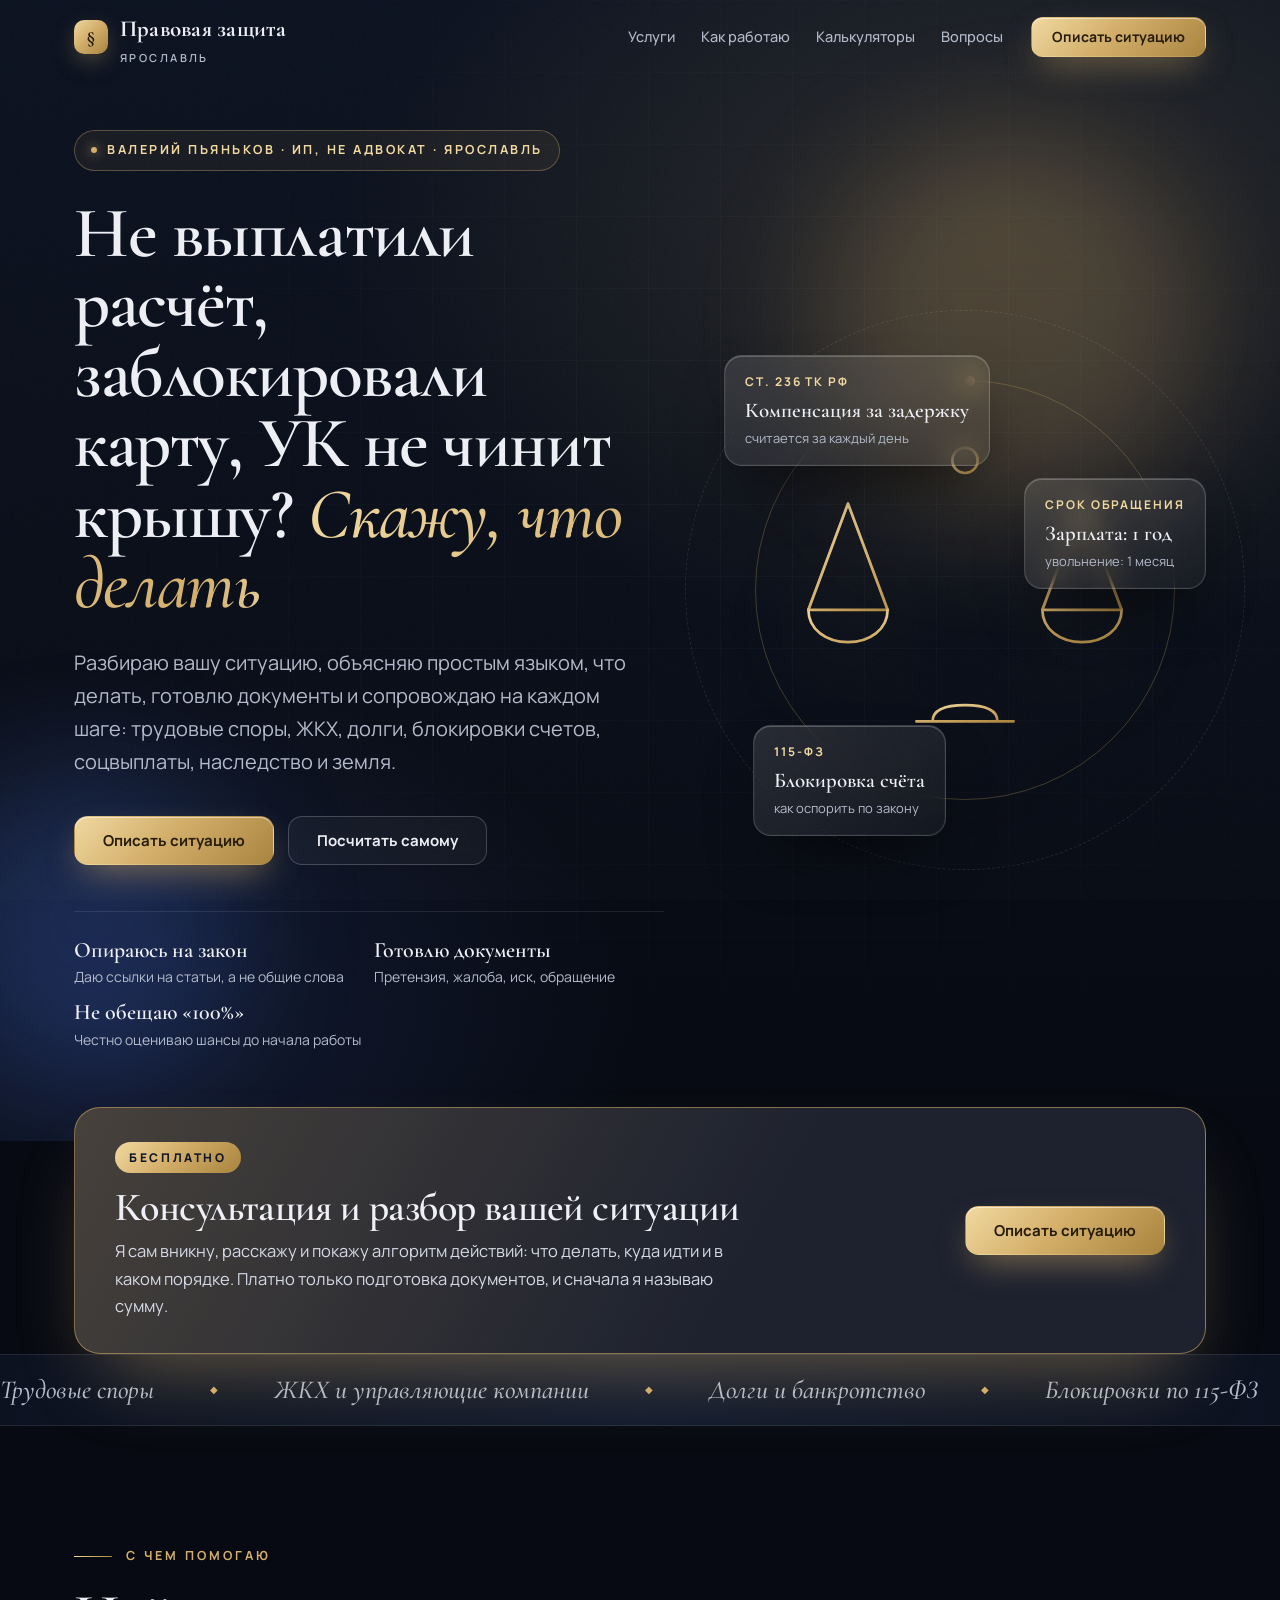
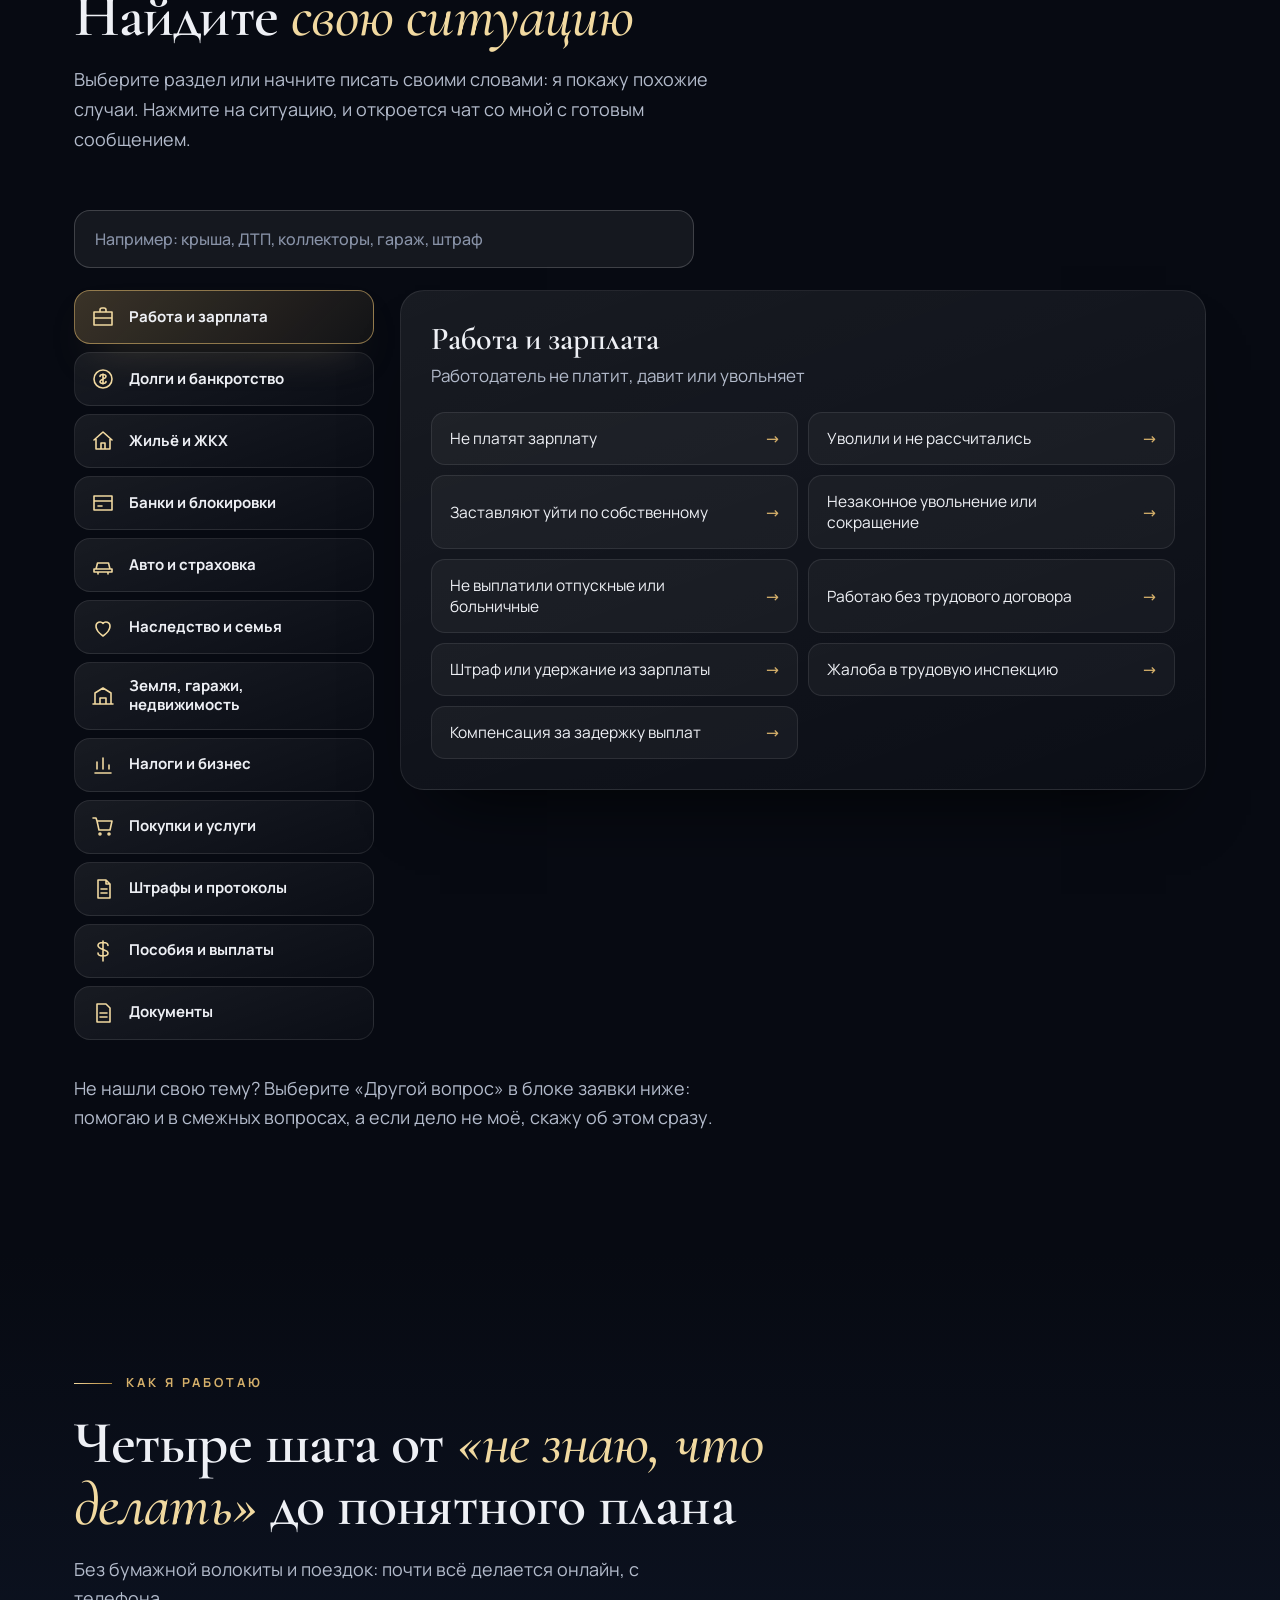
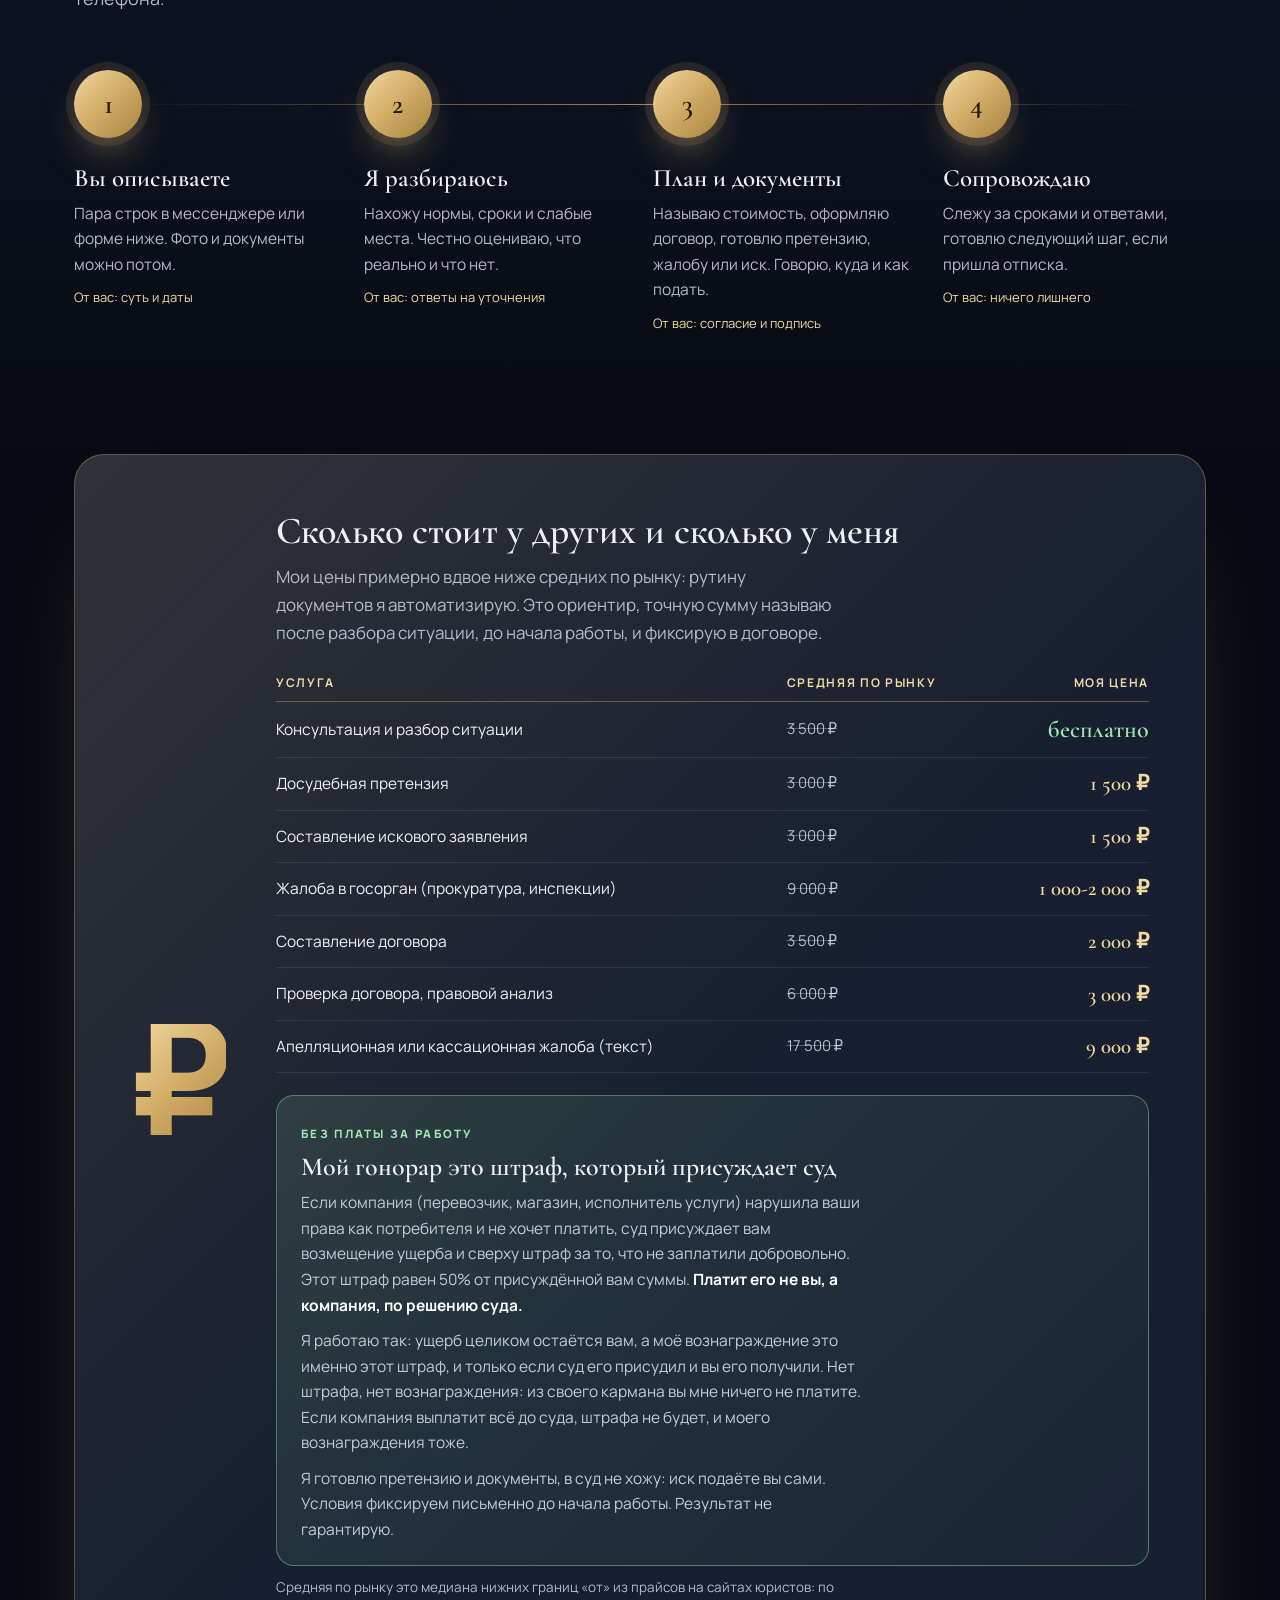
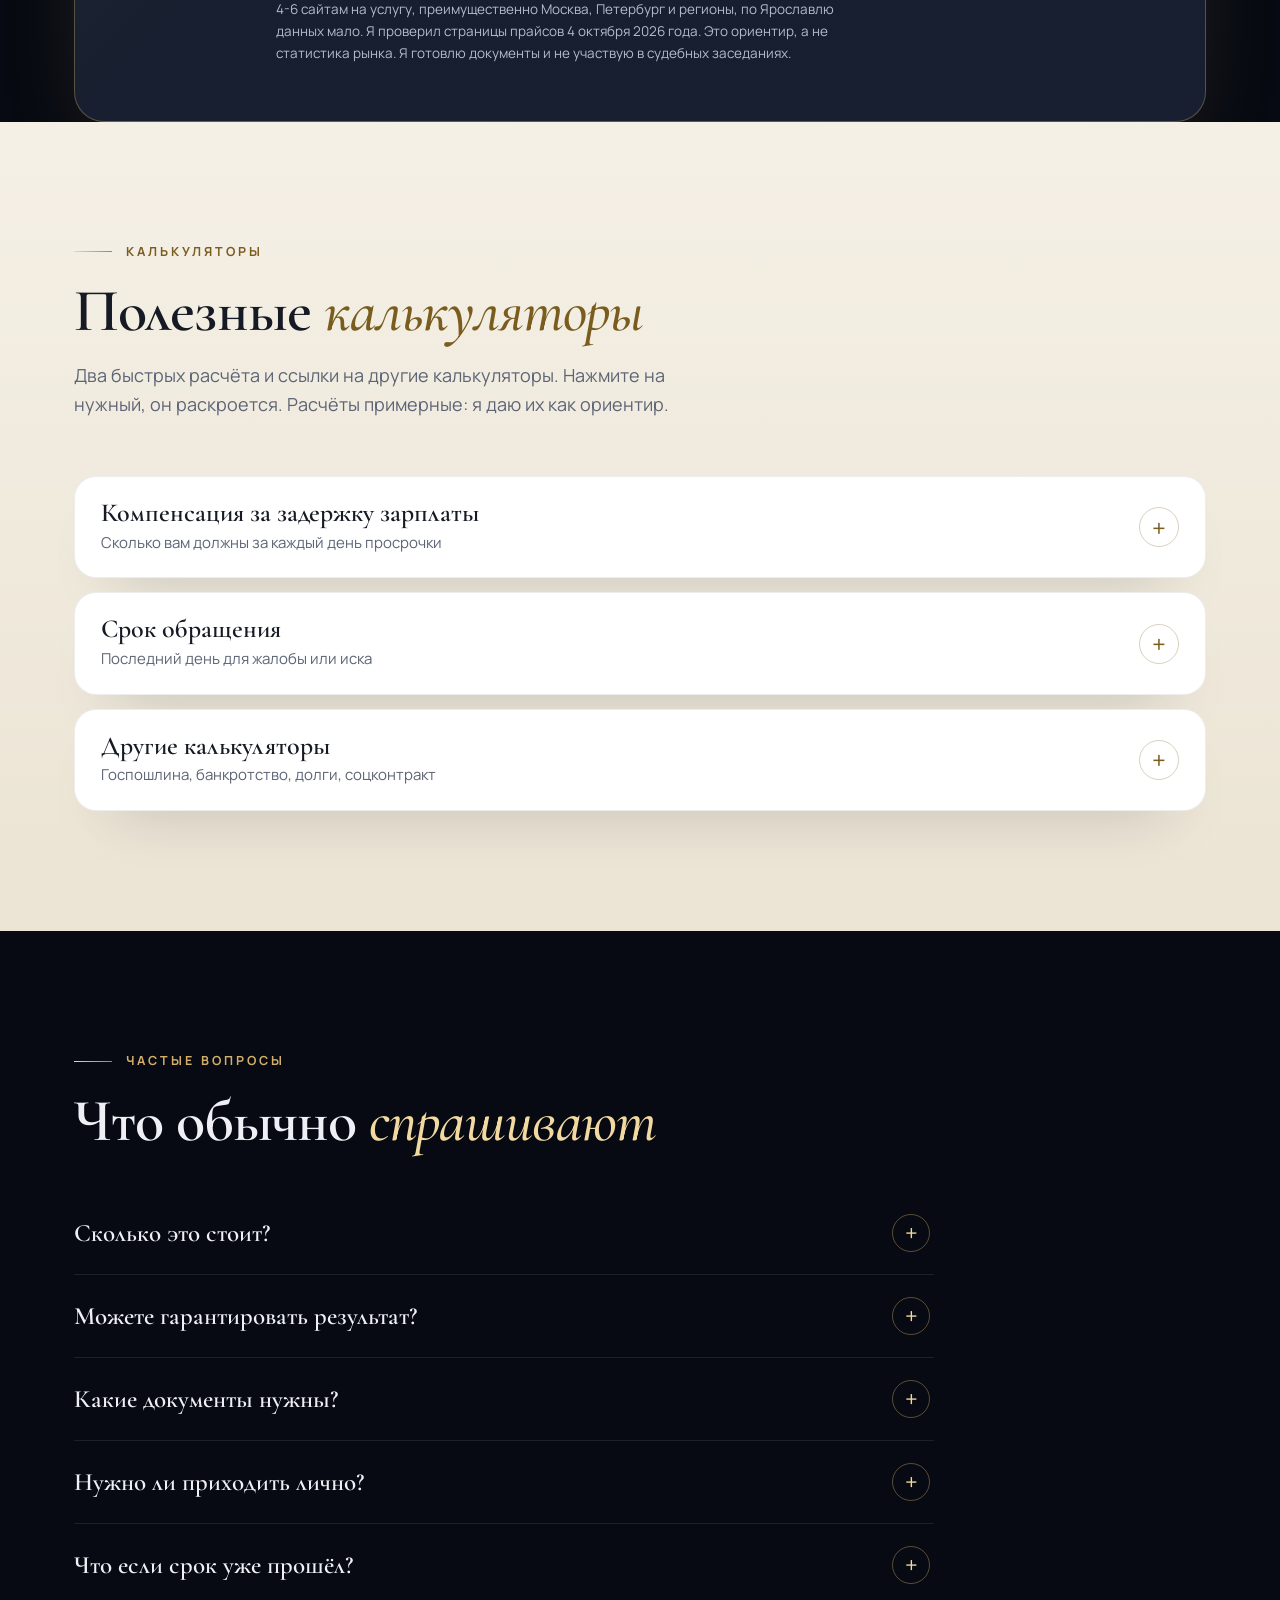
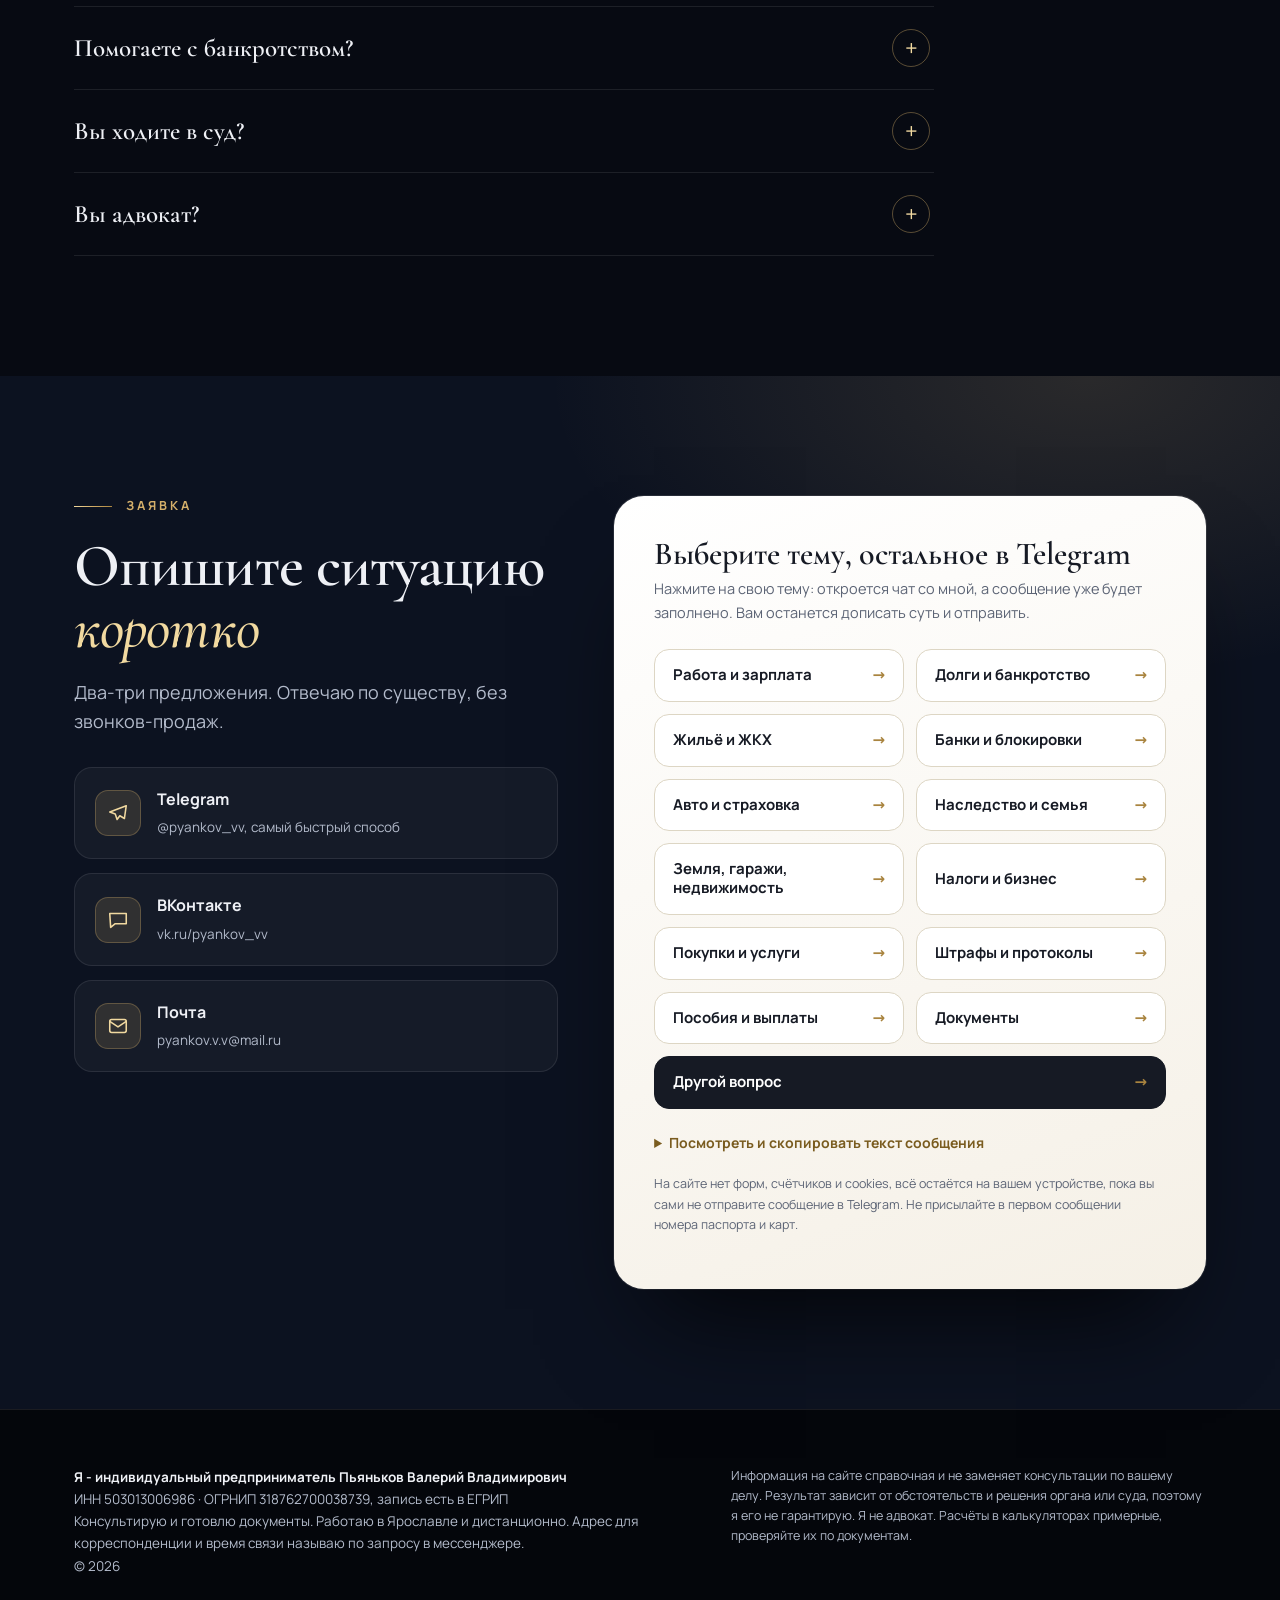
<file: index.html>
<!doctype html>
<html lang="ru">
<head>
<meta charset="utf-8">
<meta name="viewport" content="width=device-width, initial-scale=1, viewport-fit=cover">
<title>Юридическая помощь в Ярославле | Пьяньков В.В.</title>
<meta name="description" content="Консультация и разбор ситуации бесплатно. Трудовые споры, ЖКХ и обращения в госорганы, долги и банкротство, блокировки по 115-ФЗ, соцвыплаты, наследство и земля. Разбор ситуации, документы, сопровождение. Калькуляторы пошлины, неустойки и сроков.">
<meta name="theme-color" content="#0a0e17">
<meta property="og:title" content="Юридическая помощь в Ярославле">
<meta property="og:description" content="Разбираю ситуацию, готовлю документы, сопровождаю. Калькуляторы под рукой.">
<meta property="og:type" content="website">
<link rel="icon" href="data:image/svg+xml,%3Csvg xmlns='http://www.w3.org/2000/svg' viewBox='0 0 64 64'%3E%3Crect width='64' height='64' rx='14' fill='%23d4af6a'/%3E%3Ctext x='32' y='46' font-size='40' text-anchor='middle' font-family='Georgia' fill='%23241a05'%3E%C2%A7%3C/text%3E%3C/svg%3E">
<script>document.documentElement.className+=' js'</script>
<style>
@import url("fonts/fonts.css");
:root{
  --ink:#070a12;--navy:#0c1220;--navy2:#111a2e;--line:rgba(255,255,255,.09);
  --gold:#d4af6a;--gold2:#f1d9a0;--gold3:#a9843f;--gold4:#7a5c1f;
  --ivory:#f5f0e6;--ivory2:#ebe4d4;--tx:#eef0f5;--mut:#b3bbcb;--dtx:#161a24;--dmut:#5c6475;
  --serif:"Cormorant Garamond",Georgia,"Times New Roman",serif;
  --sans:Manrope,system-ui,-apple-system,"Segoe UI",Roboto,sans-serif;
  --goldg:linear-gradient(135deg,#f1d9a0 0%,#d4af6a 45%,#a9843f 100%);
}
*{box-sizing:border-box}
html{scroll-behavior:smooth;color-scheme:dark;overflow-x:clip}
.calc,.form{color-scheme:light}
.panel>*{min-width:0}
.res .v{overflow-wrap:anywhere}
.js .rv{opacity:0;transform:translateY(34px)}
@media(max-width:760px){body:has(input:focus) .dock,body:has(select:focus) .dock{display:none}}
body{margin:0;background:var(--ink);color:var(--tx);font:17px/1.65 var(--sans);-webkit-font-smoothing:antialiased;overflow-x:hidden}
a{color:inherit}
img,svg{max-width:100%}
.w{max-width:1180px;margin:0 auto;padding:0 24px;position:relative}
/* зерно плёнки поверх всего */
body::before{content:"";position:fixed;inset:0;z-index:100;pointer-events:none;opacity:.035;
 background-image:url("data:image/svg+xml;utf8,<svg xmlns='http://www.w3.org/2000/svg' width='160' height='160'><filter id='n'><feTurbulence type='fractalNoise' baseFrequency='.9' numOctaves='2' stitchTiles='stitch'/></filter><rect width='100%' height='100%' filter='url(%23n)'/></svg>")}

/* навигация */
nav.top{position:fixed;top:0;left:0;right:0;z-index:50;transition:background .3s,backdrop-filter .3s,border-color .3s;border-bottom:1px solid transparent}
nav.top.sc{background:rgba(7,10,18,.72);backdrop-filter:blur(16px) saturate(140%);-webkit-backdrop-filter:blur(16px) saturate(140%);border-color:var(--line)}
nav.top .w{display:flex;align-items:center;gap:28px;height:74px}
.logo{font-family:var(--serif);font-weight:700;font-size:23px;letter-spacing:.01em;text-decoration:none;display:flex;align-items:center;gap:12px}
.logo .mk{width:34px;height:34px;border-radius:10px;background:var(--goldg);display:grid;place-items:center;color:#241a05;font-size:19px;font-weight:700;box-shadow:0 8px 24px -6px rgba(212,175,106,.55)}
.logo small{display:block;font:600 11px/1 var(--sans);letter-spacing:.22em;text-transform:uppercase;color:var(--mut);margin-top:3px}
nav.top .links{display:flex;gap:26px;margin-left:auto;font-size:14.5px;font-weight:500;color:var(--mut)}
nav.top .links a{text-decoration:none;transition:color .2s}
nav.top .links a:hover{color:var(--gold2)}
.btn{display:inline-flex;align-items:center;justify-content:center;gap:10px;font:700 15px/1 var(--sans);text-decoration:none;padding:16px 28px;border-radius:14px;cursor:pointer;border:1px solid transparent;transition:transform .25s,box-shadow .25s,background .25s;position:relative}
.btn.g{background:var(--goldg);color:#241a05;box-shadow:0 14px 34px -10px rgba(212,175,106,.6),inset 0 1px 0 rgba(255,255,255,.5)}
.btn.g:hover{transform:translateY(-3px);box-shadow:0 22px 44px -10px rgba(212,175,106,.75),inset 0 1px 0 rgba(255,255,255,.5)}
.btn.o{border-color:rgba(255,255,255,.2);color:var(--tx);background:rgba(255,255,255,.04);backdrop-filter:blur(8px)}
.btn.o:hover{border-color:var(--gold);color:var(--gold2);transform:translateY(-3px)}
.btn.s{padding:12px 20px;font-size:14px;border-radius:12px}
@media(max-width:860px){nav.top .links{display:none}nav.top .btn{margin-left:auto}}
@media(max-width:480px){.logo{font-size:19px;white-space:nowrap;gap:9px}.logo .mk{width:30px;height:30px}nav.top .w{gap:10px;padding:0 16px}nav.top .btn.s{padding:11px 14px;font-size:13px}}

/* ГЕРОЙ */
.hero{min-height:100vh;display:flex;align-items:center;padding:130px 0 90px;position:relative;overflow:hidden;isolation:isolate}
.hero .bg{position:absolute;inset:0;z-index:-1;
 background:radial-gradient(1100px 700px at 78% 20%,rgba(212,175,106,.16),transparent 60%),radial-gradient(900px 600px at 8% 90%,rgba(60,90,170,.22),transparent 60%),linear-gradient(180deg,#0b1220 0%,#070a12 100%)}
.hero .grid{position:absolute;inset:0;z-index:-1;opacity:.35;background-image:linear-gradient(var(--line) 1px,transparent 1px),linear-gradient(90deg,var(--line) 1px,transparent 1px);background-size:72px 72px;mask-image:radial-gradient(ellipse at 60% 40%,#000 0%,transparent 70%);-webkit-mask-image:radial-gradient(ellipse at 60% 40%,#000 0%,transparent 70%)}
.orb{position:absolute;border-radius:50%;filter:blur(60px);z-index:-1;animation:drift 18s ease-in-out infinite}
.orb.a{width:380px;height:380px;right:6%;top:12%;background:rgba(212,175,106,.22)}
.orb.b{width:300px;height:300px;left:-60px;bottom:6%;background:rgba(70,110,220,.22);animation-duration:23s;animation-direction:reverse}
@keyframes drift{0%,100%{transform:translate3d(0,0,0) scale(1)}50%{transform:translate3d(30px,-40px,0) scale(1.12)}}
.hero .w{display:grid;grid-template-columns:1.1fr .9fr;gap:60px;align-items:center}
@media(max-width:980px){.hero .w{grid-template-columns:1fr;gap:30px}.hero{padding-top:110px}}
.eyebrow{display:inline-flex;align-items:center;gap:10px;font-size:12.5px;font-weight:700;letter-spacing:.2em;text-transform:uppercase;color:var(--gold2);padding:9px 16px;border:1px solid rgba(212,175,106,.35);border-radius:999px;background:rgba(212,175,106,.07);margin-bottom:28px}
.eyebrow i{width:6px;height:6px;border-radius:50%;background:var(--gold);box-shadow:0 0 12px var(--gold)}
h1{font-family:var(--serif);font-weight:600;font-size:clamp(38px,5.6vw,74px);line-height:.98;letter-spacing:-.02em;margin:0 0 26px}
h1 em{font-style:italic;font-weight:500;background:linear-gradient(100deg,#f1d9a0,#d4af6a 40%,#fff2cf 55%,#d4af6a 70%,#a9843f);background-size:220% 100%;-webkit-background-clip:text;background-clip:text;color:transparent;animation:shine 7s linear infinite}
@keyframes shine{to{background-position:-220% 0}}
.lead{font-size:clamp(17px,2vw,20px);color:var(--mut);max-width:560px;margin:0 0 38px}
.cta{display:flex;flex-wrap:wrap;gap:14px}
.proof{display:flex;flex-wrap:wrap;gap:12px 30px;margin-top:46px;padding-top:26px;border-top:1px solid var(--line);color:var(--mut);font-size:14px}
.proof b{display:block;color:var(--tx);font:600 22px/1.1 var(--serif);margin-bottom:3px}

/* сцена справа: весы и плавающие карточки */
.stage{position:relative;height:560px;perspective:1200px}
@media(max-width:980px){.stage{height:420px}}
.stage .scales{position:absolute;left:50%;top:50%;width:min(360px,80%);transform:translate(-50%,-50%);filter:drop-shadow(0 30px 50px rgba(212,175,106,.35))}
.stage .ring{position:absolute;left:50%;top:50%;border-radius:50%;border:1px solid rgba(212,175,106,.28);transform:translate(-50%,-50%)}
.stage .ring.r1{width:420px;height:420px;animation:spin 40s linear infinite}
.stage .ring.r2{width:560px;height:560px;border-style:dashed;border-color:rgba(255,255,255,.1);animation:spin 70s linear infinite reverse}
.stage .ring.r1::after{content:"";position:absolute;top:-5px;left:50%;width:10px;height:10px;border-radius:50%;background:var(--gold);box-shadow:0 0 18px var(--gold)}
@keyframes spin{to{transform:translate(-50%,-50%) rotate(360deg)}}
.fc{position:absolute;padding:16px 20px;border-radius:18px;background:linear-gradient(145deg,rgba(255,255,255,.12),rgba(255,255,255,.04));border:1px solid rgba(255,255,255,.16);backdrop-filter:blur(14px);-webkit-backdrop-filter:blur(14px);
 box-shadow:0 30px 60px -20px rgba(0,0,0,.7),0 0 0 1px rgba(255,255,255,.03) inset,0 1px 0 rgba(255,255,255,.2) inset;will-change:transform}
.fc small{display:block;font-size:12px;letter-spacing:.16em;text-transform:uppercase;color:var(--gold2);font-weight:700;margin-bottom:5px}
.fc b{font:600 21px/1.2 var(--serif)}
.fc span{display:block;font-size:13px;color:var(--mut);margin-top:3px}
.fc.c1{left:0;top:8%;animation:fl 7s ease-in-out infinite}
.fc.c2{right:0;top:30%;animation:fl 8s ease-in-out -2s infinite}
.fc.c3{left:6%;bottom:6%;animation:fl 9s ease-in-out -4s infinite}
@keyframes fl{0%,100%{translate:0 0}50%{translate:0 -18px}}
@media(max-width:560px){.fc{padding:12px 14px}.fc b{font-size:17px}.fc.c2{top:4%}.fc.c1{top:62%}.fc.c3{display:none}}

.free-s{padding:0;margin-top:-34px;position:relative;z-index:3}
.fb{display:flex;align-items:center;justify-content:space-between;gap:30px;padding:34px 40px;border-radius:26px;background:linear-gradient(120deg,rgba(212,175,106,.28),rgba(212,175,106,.07) 60%),#10172a;border:1px solid rgba(212,175,106,.55);box-shadow:0 40px 80px -30px rgba(212,175,106,.45)}
@media(max-width:820px){.fb{flex-direction:column;align-items:flex-start;padding:26px 22px}}
.fbk{display:inline-block;font-size:12px;font-weight:800;letter-spacing:.22em;text-transform:uppercase;color:#10172a;background:var(--goldg);padding:6px 14px;border-radius:999px;margin-bottom:12px}
.fb h2{font:600 clamp(26px,3.6vw,40px)/1.1 var(--serif);margin:0 0 8px}
.fb p{margin:0;color:#d5dae6;max-width:640px;font-size:16.5px}
/* бегущая лента тем */
.marq{border-block:1px solid var(--line);background:linear-gradient(90deg,var(--navy),var(--navy2),var(--navy));overflow:hidden;padding:22px 0}
.marq .tr{display:flex;gap:56px;width:max-content;animation:mq 42s linear infinite;font:italic 500 26px/1 var(--serif);color:var(--mut);white-space:nowrap}
.marq .tr span{display:flex;align-items:center;gap:56px}
.marq .tr span::after{content:"◆";font-style:normal;font-size:10px;color:var(--gold)}
@keyframes mq{to{transform:translateX(-50%)}}

section{padding:120px 0;position:relative}
.k{font-size:12.5px;font-weight:700;letter-spacing:.24em;text-transform:uppercase;color:var(--gold);margin:0 0 18px;display:flex;align-items:center;gap:14px}
.k::before{content:"";width:38px;height:1px;background:var(--goldg)}
h2{font-family:var(--serif);font-weight:600;font-size:clamp(34px,5vw,60px);line-height:1.04;letter-spacing:-.015em;margin:0 0 18px;max-width:820px}
h2 em{font-style:italic;color:var(--gold2);font-weight:500}
.sub{color:var(--mut);font-size:18px;max-width:640px;margin:0 0 56px}
@media(max-width:700px){section{padding:84px 0}}

/* карточки услуг */
.svc{display:grid;grid-template-columns:repeat(3,1fr);gap:22px}
@media(max-width:980px){.svc{grid-template-columns:repeat(2,1fr)}}
@media(max-width:620px){.svc{grid-template-columns:1fr}}
.card{position:relative;padding:34px 30px 30px;border-radius:24px;background:linear-gradient(160deg,rgba(255,255,255,.07),rgba(255,255,255,.02));border:1px solid var(--line);overflow:hidden;transition:opacity .9s,transform .35s cubic-bezier(.2,.8,.2,1),border-color .35s,box-shadow .35s;transform-style:preserve-3d;display:flex;flex-direction:column;
 box-shadow:0 1px 0 rgba(255,255,255,.08) inset,0 40px 70px -40px rgba(0,0,0,.9)}
.card::before{content:"";position:absolute;inset:0;background:radial-gradient(420px 220px at var(--mx,50%) var(--my,0%),rgba(212,175,106,.18),transparent 60%);opacity:0;transition:opacity .35s}
.card:hover{border-color:rgba(212,175,106,.5);box-shadow:0 1px 0 rgba(255,255,255,.12) inset,0 50px 80px -36px rgba(212,175,106,.3),0 30px 60px -30px rgba(0,0,0,.9)}
.card:hover::before{opacity:1}
.card .ic{width:56px;height:56px;border-radius:16px;display:grid;place-items:center;background:linear-gradient(145deg,rgba(212,175,106,.25),rgba(212,175,106,.06));border:1px solid rgba(212,175,106,.35);margin-bottom:22px;box-shadow:0 14px 28px -12px rgba(212,175,106,.5)}
.card .ic svg{width:28px;height:28px;stroke:var(--gold2);fill:none;stroke-width:1.6;stroke-linecap:round;stroke-linejoin:round}
.card h3{font:600 27px/1.15 var(--serif);margin:0 0 10px}
.card p{margin:0 0 14px;color:var(--mut);font-size:15.5px}
.card ul{margin:0 0 22px;padding:0;list-style:none;font-size:14.5px;color:#c4cad8;display:grid;gap:7px}
.card li{padding-left:20px;position:relative}
.card li::before{content:"";position:absolute;left:0;top:.62em;width:8px;height:1px;background:var(--gold)}
.card a.more{margin-top:auto;font-weight:700;font-size:14px;color:var(--gold2);text-decoration:none;display:inline-flex;gap:8px;align-items:center}
.card a.more::after{content:"→";transition:transform .25s}
.card:hover a.more::after{transform:translateX(5px)}

.vh{position:absolute;width:1px;height:1px;overflow:hidden;clip:rect(0 0 0 0)}
.sfind{margin-bottom:22px;max-width:620px}
.sfind input{background:rgba(255,255,255,.06);border:1.5px solid rgba(255,255,255,.18);color:var(--tx);border-radius:16px;padding:17px 20px;font-size:16px}
.sfind input::placeholder{color:#8993a8}
.sfind input:focus{background:rgba(255,255,255,.09);border-color:var(--gold);box-shadow:0 0 0 4px rgba(212,175,106,.18)}
.svwrap{display:grid;grid-template-columns:300px 1fr;gap:26px;align-items:start}
@media(max-width:900px){.svwrap{grid-template-columns:1fr}}
.svtabs{display:grid;gap:8px}
@media(max-width:900px){.svtabs{display:grid;gap:8px}.svtabs .sv{width:100%}.svtabs .sv::after{content:"+";margin-left:auto;font-size:22px;line-height:1;color:var(--gold2)}.svtabs .sv.on::after{content:"2"}.svtabs .sp{margin:2px 0 10px}.svwrap:has(.sres.on) .spanels{order:-1;margin-bottom:12px}.svwrap{display:flex;flex-direction:column}}
.sv{display:flex;align-items:center;gap:14px;text-align:left;padding:14px 16px;border-radius:16px;background:linear-gradient(160deg,rgba(255,255,255,.07),rgba(255,255,255,.02));border:1px solid var(--line);color:var(--tx);font:700 15px/1.25 var(--sans);cursor:pointer;transition:all .25s}
.sv svg{width:24px;height:24px;flex:none;stroke:var(--gold2);fill:none;stroke-width:1.6;stroke-linecap:round;stroke-linejoin:round}
.sv:hover{border-color:rgba(212,175,106,.5);transform:translateX(3px)}
.sv.on{background:linear-gradient(135deg,rgba(212,175,106,.25),rgba(212,175,106,.06));border-color:rgba(212,175,106,.6);box-shadow:0 20px 40px -22px rgba(212,175,106,.5)}
.spanels{min-width:0}
.sp{display:none;padding:30px;border-radius:24px;background:linear-gradient(160deg,rgba(255,255,255,.07),rgba(255,255,255,.02));border:1px solid var(--line);box-shadow:0 40px 70px -40px rgba(0,0,0,.9)}
.sp.on{display:block}
.sph h3{font:600 32px/1.1 var(--serif);margin:0 0 6px}
.sph p{margin:0 0 22px;color:var(--mut)}
.sits{display:grid;grid-template-columns:1fr 1fr;gap:10px}
@media(max-width:620px){.sits{grid-template-columns:1fr}.sp{padding:22px 18px}}
.sit{display:flex;align-items:center;justify-content:space-between;gap:12px;padding:15px 18px;border-radius:14px;background:rgba(255,255,255,.04);border:1px solid var(--line);text-decoration:none;font-size:15.5px;line-height:1.35;transition:all .25s}
.sit::after{content:"→";color:var(--gold);flex:none;transition:transform .25s}
.sit:hover{border-color:rgba(212,175,106,.55);background:rgba(212,175,106,.09);transform:translateY(-2px)}
.sit:hover::after{transform:translateX(4px)}

.mfc{display:grid;grid-template-columns:repeat(2,1fr);gap:18px}
@media(max-width:820px){.mfc{grid-template-columns:1fr}}
.mc{padding:28px;border-radius:22px;background:linear-gradient(160deg,rgba(255,255,255,.07),rgba(255,255,255,.02));border:1px solid var(--line);box-shadow:0 40px 70px -40px rgba(0,0,0,.9)}
.mc b{display:block;font:600 24px/1.15 var(--serif);color:var(--gold2);margin-bottom:10px}
.mc p{margin:0 0 12px;color:#c4cad8;font-size:15.5px}
.mc ul{margin:0;padding-left:18px;color:#c4cad8;font-size:15.5px;display:grid;gap:8px}
.mc .btn{margin-top:6px}
.mfc-src{font-size:13px;color:var(--mut);margin-top:22px;max-width:760px}
.mfc-src a{color:var(--gold2)}
/* процесс */
.proc{background:linear-gradient(180deg,var(--ink),var(--navy) 50%,var(--ink))}
.steps{display:grid;grid-template-columns:repeat(4,1fr);gap:26px;position:relative}
.steps::before{content:"";position:absolute;left:5%;right:5%;top:34px;height:1px;background:linear-gradient(90deg,transparent,var(--gold3),transparent)}
@media(max-width:900px){.steps{grid-template-columns:1fr;gap:20px}.steps::before{display:none}}
.st{position:relative;padding-top:0}
.st .no{width:68px;height:68px;border-radius:50%;display:grid;place-items:center;font:600 28px/1 var(--serif);color:#241a05;background:var(--goldg);box-shadow:0 0 0 8px rgba(212,175,106,.12),0 20px 40px -12px rgba(212,175,106,.6);margin-bottom:26px;position:relative}
.st h3{font:600 25px/1.15 var(--serif);margin:0 0 8px}
.st p{margin:0;color:var(--mut);font-size:15.5px}
.st em{display:block;margin-top:10px;font-style:normal;font-size:13px;color:var(--gold2)}

/* ЦЕНА */
.price{padding:0}
.pbox{border-radius:30px;padding:56px;background:linear-gradient(135deg,rgba(212,175,106,.16),rgba(212,175,106,.03) 55%),var(--navy2);border:1px solid rgba(212,175,106,.35);display:grid;grid-template-columns:auto 1fr;gap:50px;align-items:center;box-shadow:0 60px 100px -50px rgba(212,175,106,.35)}
@media(max-width:800px){.pbox{grid-template-columns:1fr;padding:34px 26px;gap:22px}}
.pbox .big{font:600 clamp(80px,12vw,150px)/.85 var(--serif);background:var(--goldg);-webkit-background-clip:text;background-clip:text;color:transparent}
.pbox h3{font:600 clamp(26px,3.4vw,38px)/1.1 var(--serif);margin:0 0 10px}
.pbox p{margin:0;color:var(--mut);max-width:560px}

.pt{width:100%;border-collapse:collapse;margin:18px 0 6px;font-size:15.5px}
.pt th{font-size:12px;letter-spacing:.14em;text-transform:uppercase;color:var(--gold2);text-align:left;font-weight:700;padding:8px 0;border-bottom:1px solid rgba(212,175,106,.4)}
.pt td{padding:13px 0;border-bottom:1px solid var(--line)}
.pt td.mk{white-space:nowrap;color:var(--mut);padding-left:12px;font-size:15px;text-decoration:line-through;text-decoration-color:rgba(255,255,255,.28)}
.pt td.my{white-space:nowrap;font:600 21px var(--serif);color:var(--gold2);text-align:right;padding-left:12px}
.pt td.free{color:#9be8b0;font-size:24px}
.pt th:nth-child(2){padding-left:12px}.pt th:last-child{text-align:right;padding-left:12px}
@media(max-width:640px){.pt{font-size:14.5px}.pt td.my{font-size:17px;white-space:normal}.pt td.mk{white-space:normal}}
.sf{margin:22px 0 4px;padding:22px 24px;border-radius:18px;background:linear-gradient(135deg,rgba(155,232,176,.13),rgba(155,232,176,.03));border:1px solid rgba(155,232,176,.4)}
.sfk{display:inline-block;font-size:11.5px;font-weight:800;letter-spacing:.2em;text-transform:uppercase;color:#9be8b0;margin-bottom:8px}
.sf h4{font:600 26px/1.15 var(--serif);margin:0 0 8px;color:#eef0f5}
.sf p{margin:0;font-size:15.5px;color:#c4cad8}
.sf b{color:#fff}
.pbox .pn{font-size:13.5px;margin-top:10px}
/* КАЛЬКУЛЯТОРЫ - светлая «слоновая кость» для контраста */
.calc{background:linear-gradient(180deg,var(--ivory),var(--ivory2));color:var(--dtx)}
.calc .k{color:var(--gold4)}.calc h2 em{color:var(--gold4)}.calc .sub{color:var(--dmut)}
.tabs{display:inline-flex;gap:6px;padding:6px;border-radius:16px;background:rgba(22,26,36,.07);margin-bottom:26px;flex-wrap:wrap}
.tabs button{font:700 14.5px var(--sans);padding:12px 20px;border-radius:12px;border:0;background:transparent;color:var(--dmut);cursor:pointer;transition:all .25s}
.tabs button.on{background:#fff;color:var(--dtx);box-shadow:0 10px 24px -10px rgba(22,26,36,.35)}
.panel{display:none;grid-template-columns:1.1fr .9fr;gap:30px}
.panel.on{display:grid}
@media(max-width:900px){.panel.on{grid-template-columns:1fr}}
.fbox{background:#fff;border-radius:26px;padding:34px;box-shadow:0 40px 80px -40px rgba(22,26,36,.35),0 1px 0 #fff inset;border:1px solid rgba(22,26,36,.06)}
.fbox h3{font:600 28px/1.1 var(--serif);margin:0 0 6px}
.fbox .n{color:var(--dmut);font-size:14px;margin:0 0 22px}
label{display:block;font-size:13px;font-weight:700;color:var(--dmut);margin:0 0 7px;letter-spacing:.02em}
input,select,textarea{width:100%;font:500 16px var(--sans);padding:14px 16px;border-radius:13px;border:1.5px solid #ddd6c4;background:#fbf9f4;color:var(--dtx);transition:border-color .2s,box-shadow .2s;outline:0}
textarea{min-height:104px;resize:vertical}
input:focus,select:focus,textarea:focus{border-color:var(--gold);box-shadow:0 0 0 4px rgba(212,175,106,.22);background:#fff}
.row2{display:grid;grid-template-columns:1fr 1fr;gap:14px;margin-bottom:16px}
.fld{margin-bottom:16px}
.row2 .fld{margin:0}
@media(max-width:520px){.row2{grid-template-columns:1fr}.row2 .fld{margin-bottom:14px}}
.lnk{background:none;border:0;color:var(--gold4);min-height:34px;font:700 14px var(--sans);cursor:pointer;padding:4px 0;margin-bottom:14px}
.res{border-radius:26px;padding:34px;background:linear-gradient(150deg,#141c30,#0a0e17);color:var(--tx);box-shadow:0 40px 80px -30px rgba(10,14,23,.7);position:relative;overflow:hidden;display:flex;flex-direction:column;justify-content:center;min-height:260px}
.res::after{content:"";position:absolute;right:-80px;top:-80px;width:260px;height:260px;border-radius:50%;background:radial-gradient(circle,rgba(212,175,106,.35),transparent 65%)}
.res small{font-size:12px;letter-spacing:.2em;text-transform:uppercase;color:var(--gold2);font-weight:700}
.res .v{font:600 clamp(40px,6vw,64px)/1.05 var(--serif);margin:10px 0;background:var(--goldg);-webkit-background-clip:text;background-clip:text;color:transparent;position:relative;z-index:1}
.res p{margin:0;color:var(--mut);font-size:14.5px;position:relative;z-index:1}
.res .err{color:#ffb4a8}
.res .seg{margin:14px 0 0;padding:0;list-style:none;font-size:13px;color:var(--mut);display:grid;gap:4px;position:relative;z-index:1}
.res .rb{margin-top:18px;align-self:flex-start;position:relative;z-index:1}.res .rb[hidden]{display:none}
.other{display:grid;grid-template-columns:repeat(4,1fr);gap:16px;margin-top:46px}
@media(max-width:980px){.other{grid-template-columns:repeat(2,1fr)}}
@media(max-width:560px){.other{grid-template-columns:1fr}}
.other a{background:#fff;border-radius:20px;padding:22px;text-decoration:none;color:var(--dtx);border:1px solid rgba(22,26,36,.07);box-shadow:0 24px 50px -30px rgba(22,26,36,.4);transition:transform .3s,box-shadow .3s}
.other a:hover{transform:translateY(-6px);box-shadow:0 34px 60px -28px rgba(169,132,63,.6)}
.other b{display:block;font:600 21px/1.15 var(--serif);margin-bottom:6px}
.other span{font-size:14px;color:var(--dmut)}

.cacc{display:grid;gap:14px}
.cd{background:#fff;border-radius:22px;border:1px solid rgba(22,26,36,.08);box-shadow:0 30px 60px -40px rgba(22,26,36,.4)}
.cd>summary{list-style:none;cursor:pointer;display:flex;align-items:center;justify-content:space-between;gap:16px;padding:22px 26px;color:var(--dtx)}
.cd>summary::-webkit-details-marker{display:none}
.cd>summary b{display:block;font:600 26px/1.1 var(--serif)}
.cd>summary i{display:block;font-style:normal;color:var(--dmut);font-size:15px;margin-top:3px}
.cd>summary::after{content:"+";flex:none;width:38px;height:38px;border-radius:50%;border:1px solid #d9d1bd;display:grid;place-items:center;font:400 24px var(--sans);color:var(--gold4);transition:transform .3s,background .3s}
.cd[open]>summary::after{transform:rotate(45deg);background:#f5f0e6}
.cd[open]>summary{border-bottom:1px solid #eee8da}
.cd .panel{padding:22px;gap:22px}
.cd .other{margin:0;padding:22px}
.row2{align-items:end}
.mfcd{margin-top:18px;border-radius:16px;border:1px solid rgba(212,175,106,.4);background:rgba(212,175,106,.06);padding:0 18px}
.sp .mfc{grid-template-columns:1fr;margin:0 0 14px}
.mfcd>summary{list-style:none;cursor:pointer;display:flex;justify-content:space-between;align-items:center;gap:12px;padding:16px 0;font-weight:700;color:var(--gold2)}
.mfcd>summary::-webkit-details-marker{display:none}
.mfcd>summary::after{content:"+";flex:none;width:34px;height:34px;border-radius:50%;border:1px solid rgba(212,175,106,.5);display:grid;place-items:center;font:400 22px var(--sans);transition:transform .3s}
.mfcd[open]>summary::after{transform:rotate(45deg)}
/* FAQ */
.faq{max-width:860px}
.q{border-bottom:1px solid var(--line)}
.q summary{list-style:none;cursor:pointer;padding:26px 50px 26px 0;font:600 25px/1.2 var(--serif);position:relative}
.q summary::-webkit-details-marker{display:none}
.q summary::after{content:"+";position:absolute;right:4px;top:50%;translate:0 -50%;width:36px;height:36px;border-radius:50%;border:1px solid rgba(212,175,106,.4);display:grid;place-items:center;font:400 22px var(--sans);color:var(--gold2);transition:transform .3s,background .3s}
.q[open] summary::after{transform:rotate(45deg);background:rgba(212,175,106,.15)}
.q p{margin:0 0 26px;color:var(--mut);max-width:720px}

/* ЗАЯВКА */
.lead-s{background:radial-gradient(900px 500px at 85% 0%,rgba(212,175,106,.15),transparent 60%),var(--navy)}
.lw{display:grid;grid-template-columns:.9fr 1.1fr;gap:56px;align-items:start}
@media(max-width:900px){.lw{grid-template-columns:1fr;gap:34px}}
.lw .cont{display:grid;gap:14px;margin-top:30px}
.lw .cont a{display:flex;align-items:center;gap:16px;padding:18px 20px;border-radius:18px;border:1px solid var(--line);background:rgba(255,255,255,.04);text-decoration:none;transition:all .3s}
.lw .cont a:hover{border-color:rgba(212,175,106,.5);transform:translateX(6px);background:rgba(212,175,106,.07)}
.lw .cont i{width:46px;height:46px;border-radius:13px;display:grid;place-items:center;background:rgba(212,175,106,.14);border:1px solid rgba(212,175,106,.3);font-style:normal}
.lw .cont svg{width:22px;height:22px;stroke:var(--gold2);fill:none;stroke-width:1.7;stroke-linecap:round;stroke-linejoin:round}
.lw .cont b{display:block;font-size:16px}.lw .cont span{font-size:13.5px;color:var(--mut)}
.form{background:linear-gradient(160deg,#fff,#f5f0e6);color:var(--dtx);border-radius:30px;padding:40px;box-shadow:0 60px 100px -40px rgba(0,0,0,.8),0 0 0 1px rgba(255,255,255,.1)}
.form h3{font:600 32px/1.1 var(--serif);margin:0 0 6px}
.form .n{color:var(--dmut);font-size:14.5px;margin:0 0 24px}
.chk{display:flex;gap:12px;align-items:flex-start;font-size:13px;color:var(--dmut);margin:4px 0 22px;cursor:pointer;font-weight:500}
.chk input{width:20px;height:20px;margin-top:2px;flex:none;accent-color:#a9843f;padding:0}
.topics{display:grid;grid-template-columns:1fr 1fr;gap:12px;margin-bottom:8px}
.tp{display:flex;align-items:center;justify-content:space-between;gap:10px;padding:16px 18px;border-radius:15px;background:#fff;border:1.5px solid #ddd6c4;color:var(--dtx);text-decoration:none;font-weight:700;font-size:15px;line-height:1.25;transition:all .25s}
.tp::after{content:"→";color:var(--gold3);transition:transform .25s}
.tp:hover{border-color:var(--gold);transform:translateY(-3px);box-shadow:0 16px 30px -14px rgba(169,132,63,.6)}
.tp:hover::after{transform:translateX(4px)}
.tp:last-child{grid-column:1/-1;background:#161a24;color:#fff;border-color:#161a24}
@media(max-width:520px){.topics{grid-template-columns:1fr}}
.draft{margin:14px 0 6px;font-size:14px}.draft summary{cursor:pointer;font-weight:700;color:var(--gold4);padding:8px 0}.draft pre{white-space:pre-wrap;overflow-wrap:anywhere;font:14px/1.6 var(--sans);padding:14px;border-radius:12px;background:#fbf9f4;border:1px solid #ddd6c4;margin:6px 0 12px;color:var(--dtx)}
.toast{position:fixed;left:50%;bottom:90px;transform:translate(-50%,20px);z-index:90;max-width:min(92vw,460px);padding:14px 20px;border-radius:14px;background:#161a24;color:#fff;border:1px solid rgba(212,175,106,.5);box-shadow:0 20px 50px -10px rgba(0,0,0,.8);font-size:14.5px;opacity:0;pointer-events:none;transition:opacity .3s,transform .3s}.toast.on{opacity:1;transform:translate(-50%,0)}
.acts{display:grid;grid-template-columns:1fr 1fr;gap:12px}
.acts .btn{width:100%}
.acts .full{grid-column:1/-1}
@media(max-width:520px){.acts{grid-template-columns:1fr}.form{padding:28px 22px}}
.btn.dk{background:#161a24;color:#fff}.btn.dk:hover{transform:translateY(-3px);box-shadow:0 18px 34px -12px rgba(22,26,36,.6)}
.btn.ol{border-color:#d9d1bd;color:var(--dtx);background:#fff}.btn.ol:hover{border-color:var(--gold);transform:translateY(-3px)}
.msg{font-size:14px;margin-top:14px;min-height:20px;color:#8a5b00;font-weight:600}
.note{font-size:12.5px;color:var(--dmut);margin-top:12px}

footer{background:#04060b;padding:56px 0 110px;border-top:1px solid var(--line);color:var(--mut);font-size:13.5px}
footer .w{display:grid;grid-template-columns:1.3fr 1fr;gap:40px}
@media(max-width:800px){footer .w{grid-template-columns:1fr}}
footer b{color:var(--tx)}
footer .warn{font-size:12.5px;line-height:1.6;max-width:640px}

/* нижняя панель на телефоне */
.dock{display:none}
@media(max-width:760px){
 .dock{display:grid;grid-template-columns:1fr 1fr;gap:10px;position:fixed;left:12px;right:12px;bottom:calc(12px + env(safe-area-inset-bottom));z-index:60;padding:10px;border-radius:20px;background:rgba(10,14,23,.82);backdrop-filter:blur(18px);-webkit-backdrop-filter:blur(18px);border:1px solid rgba(255,255,255,.14);box-shadow:0 20px 50px -10px rgba(0,0,0,.8)}
 .dock .btn{padding:14px 10px;font-size:14px}
}

/* появление при прокрутке */
.rv{transition:opacity .9s cubic-bezier(.2,.8,.2,1),transform .9s cubic-bezier(.2,.8,.2,1)}
.js .rv.in,.rv.in{opacity:1;transform:none}
.rv.d1{transition-delay:.1s}.rv.d2{transition-delay:.2s}.rv.d3{transition-delay:.3s}
@media(prefers-reduced-motion:reduce){*{animation:none!important;transition:none!important}.rv,.js .rv{opacity:1;transform:none}html{scroll-behavior:auto}.marq .tr{flex-wrap:wrap;width:auto;gap:14px 36px;padding:0 24px;justify-content:center}.marq .tr span:nth-child(n+9){display:none}}
</style>
</head>
<body>

<nav class="top" id="nav"><div class="w">
 <a class="logo" href="#top"><span class="mk">§</span><span>Правовая защита<small>Ярославль</small></span></a>
 <div class="links"><a href="#uslugi">Услуги</a><a href="#process">Как работаю</a><a href="#kalkulyatory">Калькуляторы</a><a href="#faq">Вопросы</a></div>
 <a class="btn g s" href="#zayavka">Описать ситуацию</a>
</div></nav>

<header class="hero" id="top">
 <div class="bg"></div><div class="grid"></div><div class="orb a"></div><div class="orb b"></div>
 <div class="w">
  <div>
   <span class="eyebrow rv"><i></i>Валерий Пьяньков · ИП, не адвокат · Ярославль</span>
   <h1 class="rv d1">Не выплатили расчёт, заблокировали карту, УК не чинит крышу? <em>Скажу, что делать</em></h1>
   <p class="lead rv d2">Разбираю вашу ситуацию, объясняю простым языком, что делать, готовлю документы и сопровождаю на каждом шаге: трудовые споры, ЖКХ, долги, блокировки счетов, соцвыплаты, наследство и земля.</p>
   <div class="cta rv d3">
    <a class="btn g" href="#zayavka">Описать ситуацию</a>
    <a class="btn o" href="#kalkulyatory">Посчитать самому</a>
   </div>
   <div class="proof rv d3">
    <div><b>Опираюсь на закон</b>Даю ссылки на статьи, а не общие слова</div>
    <div><b>Готовлю документы</b>Претензия, жалоба, иск, обращение</div>
    <div><b>Не обещаю «100%»</b>Честно оцениваю шансы до начала работы</div>
   </div>
  </div>
  <div class="stage" id="stage" aria-hidden="true">
   <div class="ring r2"></div><div class="ring r1"></div>
   <svg class="scales" viewBox="0 0 400 400" fill="none" stroke="url(#gg)" stroke-width="3" stroke-linecap="round" stroke-linejoin="round">
    <defs><linearGradient id="gg" x1="0" y1="0" x2="1" y2="1"><stop offset="0" stop-color="#f1d9a0"/><stop offset=".5" stop-color="#d4af6a"/><stop offset="1" stop-color="#a9843f"/></linearGradient></defs>
    <circle cx="200" cy="56" r="14"/><path d="M200 70v268"/><path d="M146 346h108M164 346c0-10 8-18 36-18s36 8 36 18"/>
    <path d="M70 104h260"/><path d="M70 104l-44 118h88z" /><path d="M330 104l-44 118h88z"/>
    <path d="M26 222c0 22 20 36 44 36s44-14 44-36M286 222c0 22 20 36 44 36s44-14 44-36"/>
    <path d="M70 104L26 222M70 104l44 118M330 104l-44 118M330 104l44 118" opacity=".5"/>
   </svg>
   <div class="fc c1" data-p="22"><small>ст. 236 ТК РФ</small><b>Компенсация за задержку</b><span>считается за каждый день</span></div>
   <div class="fc c2" data-p="-30"><small>Срок обращения</small><b>Зарплата: 1 год</b><span>увольнение: 1 месяц</span></div>
   <div class="fc c3" data-p="40"><small>115-ФЗ</small><b>Блокировка счёта</b><span>как оспорить по закону</span></div>
  </div>
 </div>
</header>

<section class="free-s"><div class="w"><div class="fb rv">
 <div class="fbt"><span class="fbk">Бесплатно</span><h2>Консультация и разбор вашей ситуации</h2>
 <p>Я сам вникну, расскажу и покажу алгоритм действий: что делать, куда идти и в каком порядке. Платно только подготовка документов, и сначала я называю сумму.</p></div>
 <a class="btn g" href="#zayavka">Описать ситуацию</a>
</div></div></section>
<div class="marq" aria-hidden="true"><div class="tr">
 <span>Трудовые споры</span><span>ЖКХ и управляющие компании</span><span>Долги и банкротство</span><span>Блокировки по 115-ФЗ</span><span>Социальные выплаты</span><span>Наследство</span><span>Земля и гаражи</span><span>Претензии и иски</span>
 <span>Трудовые споры</span><span>ЖКХ и управляющие компании</span><span>Долги и банкротство</span><span>Блокировки по 115-ФЗ</span><span>Социальные выплаты</span><span>Наследство</span><span>Земля и гаражи</span><span>Претензии и иски</span>
</div></div>

<section id="uslugi"><div class="w">
 <p class="k rv">С чем помогаю</p>
 <h2 class="rv">Найдите <em>свою ситуацию</em></h2>
 <p class="sub rv">Выберите раздел или начните писать своими словами: я покажу похожие случаи. Нажмите на ситуацию, и откроется чат со мной с готовым сообщением.</p>
 <div class="sfind rv"><label for="sq" class="vh">Найти свою ситуацию</label><input id="sq" type="search" placeholder="Например: крыша, ДТП, коллекторы, гараж, штраф" autocomplete="off"></div>
 <div class="svwrap rv"><div class="svtabs" role="tablist"><button type="button" class="sv on" role="tab" data-sec="s0" aria-selected="true" aria-controls="s0"><svg viewBox="0 0 24 24"><path d="M3 7h18v13H3zM9 7V5a2 2 0 0 1 2-2h2a2 2 0 0 1 2 2v2M3 13h18"/></svg><span>Работа и зарплата</span></button><button type="button" class="sv" role="tab" data-sec="s1" aria-selected="false" aria-controls="s1"><svg viewBox="0 0 24 24"><path d="M12 3a9 9 0 1 0 0 18 9 9 0 0 0 0-18zM12 7v10M9 9.5c0-1.4 1.3-2 3-2s3 .6 3 2-1.3 1.8-3 2.5-3 1.1-3 2.5 1.3 2 3 2 3-.6 3-2"/></svg><span>Долги и банкротство</span></button><button type="button" class="sv" role="tab" data-sec="s2" aria-selected="false" aria-controls="s2"><svg viewBox="0 0 24 24"><path d="M3 11l9-8 9 8M5 10v10h14V10M10 20v-6h4v6"/></svg><span>Жильё и ЖКХ</span></button><button type="button" class="sv" role="tab" data-sec="s3" aria-selected="false" aria-controls="s3"><svg viewBox="0 0 24 24"><path d="M3 5h18v14H3zM3 10h18M7 15h4"/></svg><span>Банки и блокировки</span></button><button type="button" class="sv" role="tab" data-sec="s4" aria-selected="false" aria-controls="s4"><svg viewBox="0 0 24 24"><path d="M5 16l1.5-6h11L19 16M3 16h18v3H3zM7 19v2M17 19v2"/></svg><span>Авто и страховка</span></button><button type="button" class="sv" role="tab" data-sec="s5" aria-selected="false" aria-controls="s5"><svg viewBox="0 0 24 24"><path d="M12 21s-7-4.5-7-10a4 4 0 0 1 7-2.6A4 4 0 0 1 19 11c0 5.5-7 10-7 10z"/></svg><span>Наследство и семья</span></button><button type="button" class="sv" role="tab" data-sec="s6" aria-selected="false" aria-controls="s6"><svg viewBox="0 0 24 24"><path d="M4 20V9l8-5 8 5v11M9 20v-6h6v6M2 20h20"/></svg><span>Земля, гаражи, недвижимость</span></button><button type="button" class="sv" role="tab" data-sec="s7" aria-selected="false" aria-controls="s7"><svg viewBox="0 0 24 24"><path d="M4 20h16M6 16V9M12 16V5M18 16v-4"/></svg><span>Налоги и бизнес</span></button><button type="button" class="sv" role="tab" data-sec="s8" aria-selected="false" aria-controls="s8"><svg viewBox="0 0 24 24"><path d="M6 6h15l-2 9H8zM6 6L5 3H2M9 20a1 1 0 1 0 0-2 1 1 0 0 0 0 2zM18 20a1 1 0 1 0 0-2 1 1 0 0 0 0 2z"/></svg><span>Покупки и услуги</span></button><button type="button" class="sv" role="tab" data-sec="s9" aria-selected="false" aria-controls="s9"><svg viewBox="0 0 24 24"><path d="M7 3h8l4 4v14H7zM15 3v4h4M10 12h6M10 16h6"/></svg><span>Штрафы и протоколы</span></button><button type="button" class="sv" role="tab" data-sec="s10" aria-selected="false" aria-controls="s10"><svg viewBox="0 0 24 24"><path d="M12 2v20M17 6.5c0-1.9-2.2-3-5-3S7 4.600 7 6.500 9.200 9.500 12 10.500s5 1.600 5 3.500-2.200 3-5 3-5-1.100-5-3"/></svg><span>Пособия и выплаты</span></button><button type="button" class="sv" role="tab" data-sec="s11" aria-selected="false" aria-controls="s11"><svg viewBox="0 0 24 24"><path d="M6 3h9l4 4v14H6zM9 12h7M9 16h7"/></svg><span>Документы</span></button></div>
 <div class="spanels"><div class="sp on" id="s0" role="tabpanel"><div class="sph"><h3>Работа и зарплата</h3><p>Работодатель не платит, давит или увольняет</p></div><div class="sits"><a class="sit" data-sec-name="Работа и зарплата" href="https://t.me/pyankov_vv?text=%D0%97%D0%B4%D1%80%D0%B0%D0%B2%D1%81%D1%82%D0%B2%D1%83%D0%B9%D1%82%D0%B5%21%20%D0%9D%D1%83%D0%B6%D0%BD%D0%B0%20%D1%8E%D1%80%D0%B8%D0%B4%D0%B8%D1%87%D0%B5%D1%81%D0%BA%D0%B0%D1%8F%20%D0%BF%D0%BE%D0%BC%D0%BE%D1%89%D1%8C%20%28%D0%BD%D0%B0%D0%BF%D0%B8%D1%81%D0%B0%D0%BB%28%D0%B0%29%20%D1%81%20%D1%81%D0%B0%D0%B9%D1%82%D0%B0%29.%0A%D0%A2%D0%B5%D0%BC%D0%B0%3A%20%D0%A0%D0%B0%D0%B1%D0%BE%D1%82%D0%B0%20%D0%B8%20%D0%B7%D0%B0%D1%80%D0%BF%D0%BB%D0%B0%D1%82%D0%B0.%0A%D0%A1%D0%B8%D1%82%D1%83%D0%B0%D1%86%D0%B8%D1%8F%3A%20%D0%9D%D0%B5%20%D0%BF%D0%BB%D0%B0%D1%82%D1%8F%D1%82%20%D0%B7%D0%B0%D1%80%D0%BF%D0%BB%D0%B0%D1%82%D1%83%0A%0A%D0%A7%D1%82%D0%BE%20%D0%BF%D1%80%D0%BE%D0%B8%D0%B7%D0%BE%D1%88%D0%BB%D0%BE%3A%20%0A%D0%9A%D0%BE%D0%B3%D0%B4%D0%B0%3A%20%0A%D0%A7%D0%B5%D0%B3%D0%BE%20%D1%85%D0%BE%D1%87%D1%83%20%D0%B4%D0%BE%D0%B1%D0%B8%D1%82%D1%8C%D1%81%D1%8F%3A%20" target="_blank" rel="noopener"><span>Не платят зарплату</span></a><a class="sit" data-sec-name="Работа и зарплата" href="https://t.me/pyankov_vv?text=%D0%97%D0%B4%D1%80%D0%B0%D0%B2%D1%81%D1%82%D0%B2%D1%83%D0%B9%D1%82%D0%B5%21%20%D0%9D%D1%83%D0%B6%D0%BD%D0%B0%20%D1%8E%D1%80%D0%B8%D0%B4%D0%B8%D1%87%D0%B5%D1%81%D0%BA%D0%B0%D1%8F%20%D0%BF%D0%BE%D0%BC%D0%BE%D1%89%D1%8C%20%28%D0%BD%D0%B0%D0%BF%D0%B8%D1%81%D0%B0%D0%BB%28%D0%B0%29%20%D1%81%20%D1%81%D0%B0%D0%B9%D1%82%D0%B0%29.%0A%D0%A2%D0%B5%D0%BC%D0%B0%3A%20%D0%A0%D0%B0%D0%B1%D0%BE%D1%82%D0%B0%20%D0%B8%20%D0%B7%D0%B0%D1%80%D0%BF%D0%BB%D0%B0%D1%82%D0%B0.%0A%D0%A1%D0%B8%D1%82%D1%83%D0%B0%D1%86%D0%B8%D1%8F%3A%20%D0%A3%D0%B2%D0%BE%D0%BB%D0%B8%D0%BB%D0%B8%20%D0%B8%20%D0%BD%D0%B5%20%D1%80%D0%B0%D1%81%D1%81%D1%87%D0%B8%D1%82%D0%B0%D0%BB%D0%B8%D1%81%D1%8C%0A%0A%D0%A7%D1%82%D0%BE%20%D0%BF%D1%80%D0%BE%D0%B8%D0%B7%D0%BE%D1%88%D0%BB%D0%BE%3A%20%0A%D0%9A%D0%BE%D0%B3%D0%B4%D0%B0%3A%20%0A%D0%A7%D0%B5%D0%B3%D0%BE%20%D1%85%D0%BE%D1%87%D1%83%20%D0%B4%D0%BE%D0%B1%D0%B8%D1%82%D1%8C%D1%81%D1%8F%3A%20" target="_blank" rel="noopener"><span>Уволили и не рассчитались</span></a><a class="sit" data-sec-name="Работа и зарплата" href="https://t.me/pyankov_vv?text=%D0%97%D0%B4%D1%80%D0%B0%D0%B2%D1%81%D1%82%D0%B2%D1%83%D0%B9%D1%82%D0%B5%21%20%D0%9D%D1%83%D0%B6%D0%BD%D0%B0%20%D1%8E%D1%80%D0%B8%D0%B4%D0%B8%D1%87%D0%B5%D1%81%D0%BA%D0%B0%D1%8F%20%D0%BF%D0%BE%D0%BC%D0%BE%D1%89%D1%8C%20%28%D0%BD%D0%B0%D0%BF%D0%B8%D1%81%D0%B0%D0%BB%28%D0%B0%29%20%D1%81%20%D1%81%D0%B0%D0%B9%D1%82%D0%B0%29.%0A%D0%A2%D0%B5%D0%BC%D0%B0%3A%20%D0%A0%D0%B0%D0%B1%D0%BE%D1%82%D0%B0%20%D0%B8%20%D0%B7%D0%B0%D1%80%D0%BF%D0%BB%D0%B0%D1%82%D0%B0.%0A%D0%A1%D0%B8%D1%82%D1%83%D0%B0%D1%86%D0%B8%D1%8F%3A%20%D0%97%D0%B0%D1%81%D1%82%D0%B0%D0%B2%D0%BB%D1%8F%D1%8E%D1%82%20%D1%83%D0%B9%D1%82%D0%B8%20%D0%BF%D0%BE%20%D1%81%D0%BE%D0%B1%D1%81%D1%82%D0%B2%D0%B5%D0%BD%D0%BD%D0%BE%D0%BC%D1%83%0A%0A%D0%A7%D1%82%D0%BE%20%D0%BF%D1%80%D0%BE%D0%B8%D0%B7%D0%BE%D1%88%D0%BB%D0%BE%3A%20%0A%D0%9A%D0%BE%D0%B3%D0%B4%D0%B0%3A%20%0A%D0%A7%D0%B5%D0%B3%D0%BE%20%D1%85%D0%BE%D1%87%D1%83%20%D0%B4%D0%BE%D0%B1%D0%B8%D1%82%D1%8C%D1%81%D1%8F%3A%20" target="_blank" rel="noopener"><span>Заставляют уйти по собственному</span></a><a class="sit" data-sec-name="Работа и зарплата" href="https://t.me/pyankov_vv?text=%D0%97%D0%B4%D1%80%D0%B0%D0%B2%D1%81%D1%82%D0%B2%D1%83%D0%B9%D1%82%D0%B5%21%20%D0%9D%D1%83%D0%B6%D0%BD%D0%B0%20%D1%8E%D1%80%D0%B8%D0%B4%D0%B8%D1%87%D0%B5%D1%81%D0%BA%D0%B0%D1%8F%20%D0%BF%D0%BE%D0%BC%D0%BE%D1%89%D1%8C%20%28%D0%BD%D0%B0%D0%BF%D0%B8%D1%81%D0%B0%D0%BB%28%D0%B0%29%20%D1%81%20%D1%81%D0%B0%D0%B9%D1%82%D0%B0%29.%0A%D0%A2%D0%B5%D0%BC%D0%B0%3A%20%D0%A0%D0%B0%D0%B1%D0%BE%D1%82%D0%B0%20%D0%B8%20%D0%B7%D0%B0%D1%80%D0%BF%D0%BB%D0%B0%D1%82%D0%B0.%0A%D0%A1%D0%B8%D1%82%D1%83%D0%B0%D1%86%D0%B8%D1%8F%3A%20%D0%9D%D0%B5%D0%B7%D0%B0%D0%BA%D0%BE%D0%BD%D0%BD%D0%BE%D0%B5%20%D1%83%D0%B2%D0%BE%D0%BB%D1%8C%D0%BD%D0%B5%D0%BD%D0%B8%D0%B5%20%D0%B8%D0%BB%D0%B8%20%D1%81%D0%BE%D0%BA%D1%80%D0%B0%D1%89%D0%B5%D0%BD%D0%B8%D0%B5%0A%0A%D0%A7%D1%82%D0%BE%20%D0%BF%D1%80%D0%BE%D0%B8%D0%B7%D0%BE%D1%88%D0%BB%D0%BE%3A%20%0A%D0%9A%D0%BE%D0%B3%D0%B4%D0%B0%3A%20%0A%D0%A7%D0%B5%D0%B3%D0%BE%20%D1%85%D0%BE%D1%87%D1%83%20%D0%B4%D0%BE%D0%B1%D0%B8%D1%82%D1%8C%D1%81%D1%8F%3A%20" target="_blank" rel="noopener"><span>Незаконное увольнение или сокращение</span></a><a class="sit" data-sec-name="Работа и зарплата" href="https://t.me/pyankov_vv?text=%D0%97%D0%B4%D1%80%D0%B0%D0%B2%D1%81%D1%82%D0%B2%D1%83%D0%B9%D1%82%D0%B5%21%20%D0%9D%D1%83%D0%B6%D0%BD%D0%B0%20%D1%8E%D1%80%D0%B8%D0%B4%D0%B8%D1%87%D0%B5%D1%81%D0%BA%D0%B0%D1%8F%20%D0%BF%D0%BE%D0%BC%D0%BE%D1%89%D1%8C%20%28%D0%BD%D0%B0%D0%BF%D0%B8%D1%81%D0%B0%D0%BB%28%D0%B0%29%20%D1%81%20%D1%81%D0%B0%D0%B9%D1%82%D0%B0%29.%0A%D0%A2%D0%B5%D0%BC%D0%B0%3A%20%D0%A0%D0%B0%D0%B1%D0%BE%D1%82%D0%B0%20%D0%B8%20%D0%B7%D0%B0%D1%80%D0%BF%D0%BB%D0%B0%D1%82%D0%B0.%0A%D0%A1%D0%B8%D1%82%D1%83%D0%B0%D1%86%D0%B8%D1%8F%3A%20%D0%9D%D0%B5%20%D0%B2%D1%8B%D0%BF%D0%BB%D0%B0%D1%82%D0%B8%D0%BB%D0%B8%20%D0%BE%D1%82%D0%BF%D1%83%D1%81%D0%BA%D0%BD%D1%8B%D0%B5%20%D0%B8%D0%BB%D0%B8%20%D0%B1%D0%BE%D0%BB%D1%8C%D0%BD%D0%B8%D1%87%D0%BD%D1%8B%D0%B5%0A%0A%D0%A7%D1%82%D0%BE%20%D0%BF%D1%80%D0%BE%D0%B8%D0%B7%D0%BE%D1%88%D0%BB%D0%BE%3A%20%0A%D0%9A%D0%BE%D0%B3%D0%B4%D0%B0%3A%20%0A%D0%A7%D0%B5%D0%B3%D0%BE%20%D1%85%D0%BE%D1%87%D1%83%20%D0%B4%D0%BE%D0%B1%D0%B8%D1%82%D1%8C%D1%81%D1%8F%3A%20" target="_blank" rel="noopener"><span>Не выплатили отпускные или больничные</span></a><a class="sit" data-sec-name="Работа и зарплата" href="https://t.me/pyankov_vv?text=%D0%97%D0%B4%D1%80%D0%B0%D0%B2%D1%81%D1%82%D0%B2%D1%83%D0%B9%D1%82%D0%B5%21%20%D0%9D%D1%83%D0%B6%D0%BD%D0%B0%20%D1%8E%D1%80%D0%B8%D0%B4%D0%B8%D1%87%D0%B5%D1%81%D0%BA%D0%B0%D1%8F%20%D0%BF%D0%BE%D0%BC%D0%BE%D1%89%D1%8C%20%28%D0%BD%D0%B0%D0%BF%D0%B8%D1%81%D0%B0%D0%BB%28%D0%B0%29%20%D1%81%20%D1%81%D0%B0%D0%B9%D1%82%D0%B0%29.%0A%D0%A2%D0%B5%D0%BC%D0%B0%3A%20%D0%A0%D0%B0%D0%B1%D0%BE%D1%82%D0%B0%20%D0%B8%20%D0%B7%D0%B0%D1%80%D0%BF%D0%BB%D0%B0%D1%82%D0%B0.%0A%D0%A1%D0%B8%D1%82%D1%83%D0%B0%D1%86%D0%B8%D1%8F%3A%20%D0%A0%D0%B0%D0%B1%D0%BE%D1%82%D0%B0%D1%8E%20%D0%B1%D0%B5%D0%B7%20%D1%82%D1%80%D1%83%D0%B4%D0%BE%D0%B2%D0%BE%D0%B3%D0%BE%20%D0%B4%D0%BE%D0%B3%D0%BE%D0%B2%D0%BE%D1%80%D0%B0%0A%0A%D0%A7%D1%82%D0%BE%20%D0%BF%D1%80%D0%BE%D0%B8%D0%B7%D0%BE%D1%88%D0%BB%D0%BE%3A%20%0A%D0%9A%D0%BE%D0%B3%D0%B4%D0%B0%3A%20%0A%D0%A7%D0%B5%D0%B3%D0%BE%20%D1%85%D0%BE%D1%87%D1%83%20%D0%B4%D0%BE%D0%B1%D0%B8%D1%82%D1%8C%D1%81%D1%8F%3A%20" target="_blank" rel="noopener"><span>Работаю без трудового договора</span></a><a class="sit" data-sec-name="Работа и зарплата" href="https://t.me/pyankov_vv?text=%D0%97%D0%B4%D1%80%D0%B0%D0%B2%D1%81%D1%82%D0%B2%D1%83%D0%B9%D1%82%D0%B5%21%20%D0%9D%D1%83%D0%B6%D0%BD%D0%B0%20%D1%8E%D1%80%D0%B8%D0%B4%D0%B8%D1%87%D0%B5%D1%81%D0%BA%D0%B0%D1%8F%20%D0%BF%D0%BE%D0%BC%D0%BE%D1%89%D1%8C%20%28%D0%BD%D0%B0%D0%BF%D0%B8%D1%81%D0%B0%D0%BB%28%D0%B0%29%20%D1%81%20%D1%81%D0%B0%D0%B9%D1%82%D0%B0%29.%0A%D0%A2%D0%B5%D0%BC%D0%B0%3A%20%D0%A0%D0%B0%D0%B1%D0%BE%D1%82%D0%B0%20%D0%B8%20%D0%B7%D0%B0%D1%80%D0%BF%D0%BB%D0%B0%D1%82%D0%B0.%0A%D0%A1%D0%B8%D1%82%D1%83%D0%B0%D1%86%D0%B8%D1%8F%3A%20%D0%A8%D1%82%D1%80%D0%B0%D1%84%20%D0%B8%D0%BB%D0%B8%20%D1%83%D0%B4%D0%B5%D1%80%D0%B6%D0%B0%D0%BD%D0%B8%D0%B5%20%D0%B8%D0%B7%20%D0%B7%D0%B0%D1%80%D0%BF%D0%BB%D0%B0%D1%82%D1%8B%0A%0A%D0%A7%D1%82%D0%BE%20%D0%BF%D1%80%D0%BE%D0%B8%D0%B7%D0%BE%D1%88%D0%BB%D0%BE%3A%20%0A%D0%9A%D0%BE%D0%B3%D0%B4%D0%B0%3A%20%0A%D0%A7%D0%B5%D0%B3%D0%BE%20%D1%85%D0%BE%D1%87%D1%83%20%D0%B4%D0%BE%D0%B1%D0%B8%D1%82%D1%8C%D1%81%D1%8F%3A%20" target="_blank" rel="noopener"><span>Штраф или удержание из зарплаты</span></a><a class="sit" data-sec-name="Работа и зарплата" href="https://t.me/pyankov_vv?text=%D0%97%D0%B4%D1%80%D0%B0%D0%B2%D1%81%D1%82%D0%B2%D1%83%D0%B9%D1%82%D0%B5%21%20%D0%9D%D1%83%D0%B6%D0%BD%D0%B0%20%D1%8E%D1%80%D0%B8%D0%B4%D0%B8%D1%87%D0%B5%D1%81%D0%BA%D0%B0%D1%8F%20%D0%BF%D0%BE%D0%BC%D0%BE%D1%89%D1%8C%20%28%D0%BD%D0%B0%D0%BF%D0%B8%D1%81%D0%B0%D0%BB%28%D0%B0%29%20%D1%81%20%D1%81%D0%B0%D0%B9%D1%82%D0%B0%29.%0A%D0%A2%D0%B5%D0%BC%D0%B0%3A%20%D0%A0%D0%B0%D0%B1%D0%BE%D1%82%D0%B0%20%D0%B8%20%D0%B7%D0%B0%D1%80%D0%BF%D0%BB%D0%B0%D1%82%D0%B0.%0A%D0%A1%D0%B8%D1%82%D1%83%D0%B0%D1%86%D0%B8%D1%8F%3A%20%D0%96%D0%B0%D0%BB%D0%BE%D0%B1%D0%B0%20%D0%B2%20%D1%82%D1%80%D1%83%D0%B4%D0%BE%D0%B2%D1%83%D1%8E%20%D0%B8%D0%BD%D1%81%D0%BF%D0%B5%D0%BA%D1%86%D0%B8%D1%8E%0A%0A%D0%A7%D1%82%D0%BE%20%D0%BF%D1%80%D0%BE%D0%B8%D0%B7%D0%BE%D1%88%D0%BB%D0%BE%3A%20%0A%D0%9A%D0%BE%D0%B3%D0%B4%D0%B0%3A%20%0A%D0%A7%D0%B5%D0%B3%D0%BE%20%D1%85%D0%BE%D1%87%D1%83%20%D0%B4%D0%BE%D0%B1%D0%B8%D1%82%D1%8C%D1%81%D1%8F%3A%20" target="_blank" rel="noopener"><span>Жалоба в трудовую инспекцию</span></a><a class="sit" data-sec-name="Работа и зарплата" href="https://t.me/pyankov_vv?text=%D0%97%D0%B4%D1%80%D0%B0%D0%B2%D1%81%D1%82%D0%B2%D1%83%D0%B9%D1%82%D0%B5%21%20%D0%9D%D1%83%D0%B6%D0%BD%D0%B0%20%D1%8E%D1%80%D0%B8%D0%B4%D0%B8%D1%87%D0%B5%D1%81%D0%BA%D0%B0%D1%8F%20%D0%BF%D0%BE%D0%BC%D0%BE%D1%89%D1%8C%20%28%D0%BD%D0%B0%D0%BF%D0%B8%D1%81%D0%B0%D0%BB%28%D0%B0%29%20%D1%81%20%D1%81%D0%B0%D0%B9%D1%82%D0%B0%29.%0A%D0%A2%D0%B5%D0%BC%D0%B0%3A%20%D0%A0%D0%B0%D0%B1%D0%BE%D1%82%D0%B0%20%D0%B8%20%D0%B7%D0%B0%D1%80%D0%BF%D0%BB%D0%B0%D1%82%D0%B0.%0A%D0%A1%D0%B8%D1%82%D1%83%D0%B0%D1%86%D0%B8%D1%8F%3A%20%D0%9A%D0%BE%D0%BC%D0%BF%D0%B5%D0%BD%D1%81%D0%B0%D1%86%D0%B8%D1%8F%20%D0%B7%D0%B0%20%D0%B7%D0%B0%D0%B4%D0%B5%D1%80%D0%B6%D0%BA%D1%83%20%D0%B2%D1%8B%D0%BF%D0%BB%D0%B0%D1%82%0A%0A%D0%A7%D1%82%D0%BE%20%D0%BF%D1%80%D0%BE%D0%B8%D0%B7%D0%BE%D1%88%D0%BB%D0%BE%3A%20%0A%D0%9A%D0%BE%D0%B3%D0%B4%D0%B0%3A%20%0A%D0%A7%D0%B5%D0%B3%D0%BE%20%D1%85%D0%BE%D1%87%D1%83%20%D0%B4%D0%BE%D0%B1%D0%B8%D1%82%D1%8C%D1%81%D1%8F%3A%20" target="_blank" rel="noopener"><span>Компенсация за задержку выплат</span></a></div></div><div class="sp" id="s1" role="tabpanel"><div class="sph"><h3>Долги и банкротство</h3><p>Кредиты, приставы, коллекторы, банкротство через МФЦ</p></div><div class="sits"><a class="sit" data-sec-name="Долги и банкротство" href="https://t.me/pyankov_vv?text=%D0%97%D0%B4%D1%80%D0%B0%D0%B2%D1%81%D1%82%D0%B2%D1%83%D0%B9%D1%82%D0%B5%21%20%D0%9D%D1%83%D0%B6%D0%BD%D0%B0%20%D1%8E%D1%80%D0%B8%D0%B4%D0%B8%D1%87%D0%B5%D1%81%D0%BA%D0%B0%D1%8F%20%D0%BF%D0%BE%D0%BC%D0%BE%D1%89%D1%8C%20%28%D0%BD%D0%B0%D0%BF%D0%B8%D1%81%D0%B0%D0%BB%28%D0%B0%29%20%D1%81%20%D1%81%D0%B0%D0%B9%D1%82%D0%B0%29.%0A%D0%A2%D0%B5%D0%BC%D0%B0%3A%20%D0%94%D0%BE%D0%BB%D0%B3%D0%B8%20%D0%B8%20%D0%B1%D0%B0%D0%BD%D0%BA%D1%80%D0%BE%D1%82%D1%81%D1%82%D0%B2%D0%BE.%0A%D0%A1%D0%B8%D1%82%D1%83%D0%B0%D1%86%D0%B8%D1%8F%3A%20%D0%97%D0%B2%D0%BE%D0%BD%D1%8F%D1%82%20%D0%BA%D0%BE%D0%BB%D0%BB%D0%B5%D0%BA%D1%82%D0%BE%D1%80%D1%8B%0A%0A%D0%A7%D1%82%D0%BE%20%D0%BF%D1%80%D0%BE%D0%B8%D0%B7%D0%BE%D1%88%D0%BB%D0%BE%3A%20%0A%D0%9A%D0%BE%D0%B3%D0%B4%D0%B0%3A%20%0A%D0%A7%D0%B5%D0%B3%D0%BE%20%D1%85%D0%BE%D1%87%D1%83%20%D0%B4%D0%BE%D0%B1%D0%B8%D1%82%D1%8C%D1%81%D1%8F%3A%20" target="_blank" rel="noopener"><span>Звонят коллекторы</span></a><a class="sit" data-sec-name="Долги и банкротство" href="https://t.me/pyankov_vv?text=%D0%97%D0%B4%D1%80%D0%B0%D0%B2%D1%81%D1%82%D0%B2%D1%83%D0%B9%D1%82%D0%B5%21%20%D0%9D%D1%83%D0%B6%D0%BD%D0%B0%20%D1%8E%D1%80%D0%B8%D0%B4%D0%B8%D1%87%D0%B5%D1%81%D0%BA%D0%B0%D1%8F%20%D0%BF%D0%BE%D0%BC%D0%BE%D1%89%D1%8C%20%28%D0%BD%D0%B0%D0%BF%D0%B8%D1%81%D0%B0%D0%BB%28%D0%B0%29%20%D1%81%20%D1%81%D0%B0%D0%B9%D1%82%D0%B0%29.%0A%D0%A2%D0%B5%D0%BC%D0%B0%3A%20%D0%94%D0%BE%D0%BB%D0%B3%D0%B8%20%D0%B8%20%D0%B1%D0%B0%D0%BD%D0%BA%D1%80%D0%BE%D1%82%D1%81%D1%82%D0%B2%D0%BE.%0A%D0%A1%D0%B8%D1%82%D1%83%D0%B0%D1%86%D0%B8%D1%8F%3A%20%D0%9D%D0%B5%20%D0%BC%D0%BE%D0%B3%D1%83%20%D0%BF%D0%BB%D0%B0%D1%82%D0%B8%D1%82%D1%8C%20%D0%BA%D1%80%D0%B5%D0%B4%D0%B8%D1%82%0A%0A%D0%A7%D1%82%D0%BE%20%D0%BF%D1%80%D0%BE%D0%B8%D0%B7%D0%BE%D1%88%D0%BB%D0%BE%3A%20%0A%D0%9A%D0%BE%D0%B3%D0%B4%D0%B0%3A%20%0A%D0%A7%D0%B5%D0%B3%D0%BE%20%D1%85%D0%BE%D1%87%D1%83%20%D0%B4%D0%BE%D0%B1%D0%B8%D1%82%D1%8C%D1%81%D1%8F%3A%20" target="_blank" rel="noopener"><span>Не могу платить кредит</span></a><a class="sit" data-sec-name="Долги и банкротство" href="https://t.me/pyankov_vv?text=%D0%97%D0%B4%D1%80%D0%B0%D0%B2%D1%81%D1%82%D0%B2%D1%83%D0%B9%D1%82%D0%B5%21%20%D0%9D%D1%83%D0%B6%D0%BD%D0%B0%20%D1%8E%D1%80%D0%B8%D0%B4%D0%B8%D1%87%D0%B5%D1%81%D0%BA%D0%B0%D1%8F%20%D0%BF%D0%BE%D0%BC%D0%BE%D1%89%D1%8C%20%28%D0%BD%D0%B0%D0%BF%D0%B8%D1%81%D0%B0%D0%BB%28%D0%B0%29%20%D1%81%20%D1%81%D0%B0%D0%B9%D1%82%D0%B0%29.%0A%D0%A2%D0%B5%D0%BC%D0%B0%3A%20%D0%94%D0%BE%D0%BB%D0%B3%D0%B8%20%D0%B8%20%D0%B1%D0%B0%D0%BD%D0%BA%D1%80%D0%BE%D1%82%D1%81%D1%82%D0%B2%D0%BE.%0A%D0%A1%D0%B8%D1%82%D1%83%D0%B0%D1%86%D0%B8%D1%8F%3A%20%D0%9F%D1%80%D0%B8%D1%81%D1%82%D0%B0%D0%B2%D1%8B%20%D0%B0%D1%80%D0%B5%D1%81%D1%82%D0%BE%D0%B2%D0%B0%D0%BB%D0%B8%20%D1%81%D1%87%D1%91%D1%82%20%D0%B8%D0%BB%D0%B8%20%D0%BA%D0%B0%D1%80%D1%82%D1%83%0A%0A%D0%A7%D1%82%D0%BE%20%D0%BF%D1%80%D0%BE%D0%B8%D0%B7%D0%BE%D1%88%D0%BB%D0%BE%3A%20%0A%D0%9A%D0%BE%D0%B3%D0%B4%D0%B0%3A%20%0A%D0%A7%D0%B5%D0%B3%D0%BE%20%D1%85%D0%BE%D1%87%D1%83%20%D0%B4%D0%BE%D0%B1%D0%B8%D1%82%D1%8C%D1%81%D1%8F%3A%20" target="_blank" rel="noopener"><span>Приставы арестовали счёт или карту</span></a><a class="sit" data-sec-name="Долги и банкротство" href="https://t.me/pyankov_vv?text=%D0%97%D0%B4%D1%80%D0%B0%D0%B2%D1%81%D1%82%D0%B2%D1%83%D0%B9%D1%82%D0%B5%21%20%D0%9D%D1%83%D0%B6%D0%BD%D0%B0%20%D1%8E%D1%80%D0%B8%D0%B4%D0%B8%D1%87%D0%B5%D1%81%D0%BA%D0%B0%D1%8F%20%D0%BF%D0%BE%D0%BC%D0%BE%D1%89%D1%8C%20%28%D0%BD%D0%B0%D0%BF%D0%B8%D1%81%D0%B0%D0%BB%28%D0%B0%29%20%D1%81%20%D1%81%D0%B0%D0%B9%D1%82%D0%B0%29.%0A%D0%A2%D0%B5%D0%BC%D0%B0%3A%20%D0%94%D0%BE%D0%BB%D0%B3%D0%B8%20%D0%B8%20%D0%B1%D0%B0%D0%BD%D0%BA%D1%80%D0%BE%D1%82%D1%81%D1%82%D0%B2%D0%BE.%0A%D0%A1%D0%B8%D1%82%D1%83%D0%B0%D1%86%D0%B8%D1%8F%3A%20%D0%94%D1%83%D0%BC%D0%B0%D1%8E%20%D0%BF%D1%80%D0%BE%20%D0%B1%D0%B0%D0%BD%D0%BA%D1%80%D0%BE%D1%82%D1%81%D1%82%D0%B2%D0%BE%20%D1%87%D0%B5%D1%80%D0%B5%D0%B7%20%D0%9C%D0%A4%D0%A6%20%28%D0%B1%D0%B5%D0%B7%20%D1%81%D1%83%D0%B4%D0%B0%29%0A%0A%D0%A7%D1%82%D0%BE%20%D0%BF%D1%80%D0%BE%D0%B8%D0%B7%D0%BE%D1%88%D0%BB%D0%BE%3A%20%0A%D0%9A%D0%BE%D0%B3%D0%B4%D0%B0%3A%20%0A%D0%A7%D0%B5%D0%B3%D0%BE%20%D1%85%D0%BE%D1%87%D1%83%20%D0%B4%D0%BE%D0%B1%D0%B8%D1%82%D1%8C%D1%81%D1%8F%3A%20" target="_blank" rel="noopener"><span>Думаю про банкротство через МФЦ (без суда)</span></a><a class="sit" data-sec-name="Долги и банкротство" href="https://t.me/pyankov_vv?text=%D0%97%D0%B4%D1%80%D0%B0%D0%B2%D1%81%D1%82%D0%B2%D1%83%D0%B9%D1%82%D0%B5%21%20%D0%9D%D1%83%D0%B6%D0%BD%D0%B0%20%D1%8E%D1%80%D0%B8%D0%B4%D0%B8%D1%87%D0%B5%D1%81%D0%BA%D0%B0%D1%8F%20%D0%BF%D0%BE%D0%BC%D0%BE%D1%89%D1%8C%20%28%D0%BD%D0%B0%D0%BF%D0%B8%D1%81%D0%B0%D0%BB%28%D0%B0%29%20%D1%81%20%D1%81%D0%B0%D0%B9%D1%82%D0%B0%29.%0A%D0%A2%D0%B5%D0%BC%D0%B0%3A%20%D0%94%D0%BE%D0%BB%D0%B3%D0%B8%20%D0%B8%20%D0%B1%D0%B0%D0%BD%D0%BA%D1%80%D0%BE%D1%82%D1%81%D1%82%D0%B2%D0%BE.%0A%D0%A1%D0%B8%D1%82%D1%83%D0%B0%D1%86%D0%B8%D1%8F%3A%20%D0%9F%D1%80%D0%B8%D1%88%D1%91%D0%BB%20%D1%81%D1%83%D0%B4%D0%B5%D0%B1%D0%BD%D1%8B%D0%B9%20%D0%BF%D1%80%D0%B8%D0%BA%D0%B0%D0%B7%0A%0A%D0%A7%D1%82%D0%BE%20%D0%BF%D1%80%D0%BE%D0%B8%D0%B7%D0%BE%D1%88%D0%BB%D0%BE%3A%20%0A%D0%9A%D0%BE%D0%B3%D0%B4%D0%B0%3A%20%0A%D0%A7%D0%B5%D0%B3%D0%BE%20%D1%85%D0%BE%D1%87%D1%83%20%D0%B4%D0%BE%D0%B1%D0%B8%D1%82%D1%8C%D1%81%D1%8F%3A%20" target="_blank" rel="noopener"><span>Пришёл судебный приказ</span></a><a class="sit" data-sec-name="Долги и банкротство" href="https://t.me/pyankov_vv?text=%D0%97%D0%B4%D1%80%D0%B0%D0%B2%D1%81%D1%82%D0%B2%D1%83%D0%B9%D1%82%D0%B5%21%20%D0%9D%D1%83%D0%B6%D0%BD%D0%B0%20%D1%8E%D1%80%D0%B8%D0%B4%D0%B8%D1%87%D0%B5%D1%81%D0%BA%D0%B0%D1%8F%20%D0%BF%D0%BE%D0%BC%D0%BE%D1%89%D1%8C%20%28%D0%BD%D0%B0%D0%BF%D0%B8%D1%81%D0%B0%D0%BB%28%D0%B0%29%20%D1%81%20%D1%81%D0%B0%D0%B9%D1%82%D0%B0%29.%0A%D0%A2%D0%B5%D0%BC%D0%B0%3A%20%D0%94%D0%BE%D0%BB%D0%B3%D0%B8%20%D0%B8%20%D0%B1%D0%B0%D0%BD%D0%BA%D1%80%D0%BE%D1%82%D1%81%D1%82%D0%B2%D0%BE.%0A%D0%A1%D0%B8%D1%82%D1%83%D0%B0%D1%86%D0%B8%D1%8F%3A%20%D0%A1%D0%BD%D0%B8%D0%B7%D0%B8%D1%82%D1%8C%20%D0%BD%D0%B5%D1%83%D1%81%D1%82%D0%BE%D0%B9%D0%BA%D1%83%20%D0%B8%20%D0%BF%D1%80%D0%BE%D1%86%D0%B5%D0%BD%D1%82%D1%8B%0A%0A%D0%A7%D1%82%D0%BE%20%D0%BF%D1%80%D0%BE%D0%B8%D0%B7%D0%BE%D1%88%D0%BB%D0%BE%3A%20%0A%D0%9A%D0%BE%D0%B3%D0%B4%D0%B0%3A%20%0A%D0%A7%D0%B5%D0%B3%D0%BE%20%D1%85%D0%BE%D1%87%D1%83%20%D0%B4%D0%BE%D0%B1%D0%B8%D1%82%D1%8C%D1%81%D1%8F%3A%20" target="_blank" rel="noopener"><span>Снизить неустойку и проценты</span></a><a class="sit" data-sec-name="Долги и банкротство" href="https://t.me/pyankov_vv?text=%D0%97%D0%B4%D1%80%D0%B0%D0%B2%D1%81%D1%82%D0%B2%D1%83%D0%B9%D1%82%D0%B5%21%20%D0%9D%D1%83%D0%B6%D0%BD%D0%B0%20%D1%8E%D1%80%D0%B8%D0%B4%D0%B8%D1%87%D0%B5%D1%81%D0%BA%D0%B0%D1%8F%20%D0%BF%D0%BE%D0%BC%D0%BE%D1%89%D1%8C%20%28%D0%BD%D0%B0%D0%BF%D0%B8%D1%81%D0%B0%D0%BB%28%D0%B0%29%20%D1%81%20%D1%81%D0%B0%D0%B9%D1%82%D0%B0%29.%0A%D0%A2%D0%B5%D0%BC%D0%B0%3A%20%D0%94%D0%BE%D0%BB%D0%B3%D0%B8%20%D0%B8%20%D0%B1%D0%B0%D0%BD%D0%BA%D1%80%D0%BE%D1%82%D1%81%D1%82%D0%B2%D0%BE.%0A%D0%A1%D0%B8%D1%82%D1%83%D0%B0%D1%86%D0%B8%D1%8F%3A%20%D0%9F%D0%BE%D0%B4%D0%BE%D0%B9%D0%B4%D1%83%20%D0%BB%D0%B8%20%D1%8F%20%D0%BF%D0%BE%D0%B4%20%D0%B2%D0%BD%D0%B5%D1%81%D1%83%D0%B4%D0%B5%D0%B1%D0%BD%D0%BE%D0%B5%20%D0%B1%D0%B0%D0%BD%D0%BA%D1%80%D0%BE%D1%82%D1%81%D1%82%D0%B2%D0%BE%0A%0A%D0%A7%D1%82%D0%BE%20%D0%BF%D1%80%D0%BE%D0%B8%D0%B7%D0%BE%D1%88%D0%BB%D0%BE%3A%20%0A%D0%9A%D0%BE%D0%B3%D0%B4%D0%B0%3A%20%0A%D0%A7%D0%B5%D0%B3%D0%BE%20%D1%85%D0%BE%D1%87%D1%83%20%D0%B4%D0%BE%D0%B1%D0%B8%D1%82%D1%8C%D1%81%D1%8F%3A%20" target="_blank" rel="noopener"><span>Подойду ли я под внесудебное банкротство</span></a><a class="sit" data-sec-name="Долги и банкротство" href="https://t.me/pyankov_vv?text=%D0%97%D0%B4%D1%80%D0%B0%D0%B2%D1%81%D1%82%D0%B2%D1%83%D0%B9%D1%82%D0%B5%21%20%D0%9D%D1%83%D0%B6%D0%BD%D0%B0%20%D1%8E%D1%80%D0%B8%D0%B4%D0%B8%D1%87%D0%B5%D1%81%D0%BA%D0%B0%D1%8F%20%D0%BF%D0%BE%D0%BC%D0%BE%D1%89%D1%8C%20%28%D0%BD%D0%B0%D0%BF%D0%B8%D1%81%D0%B0%D0%BB%28%D0%B0%29%20%D1%81%20%D1%81%D0%B0%D0%B9%D1%82%D0%B0%29.%0A%D0%A2%D0%B5%D0%BC%D0%B0%3A%20%D0%94%D0%BE%D0%BB%D0%B3%D0%B8%20%D0%B8%20%D0%B1%D0%B0%D0%BD%D0%BA%D1%80%D0%BE%D1%82%D1%81%D1%82%D0%B2%D0%BE.%0A%D0%A1%D0%B8%D1%82%D1%83%D0%B0%D1%86%D0%B8%D1%8F%3A%20%D0%9F%D0%BE%D0%B4%D0%B0%D1%82%D1%8C%20%D0%B7%D0%B0%D1%8F%D0%B2%D0%BB%D0%B5%D0%BD%D0%B8%D0%B5%20%D0%BD%D0%B0%20%D0%B1%D0%B0%D0%BD%D0%BA%D1%80%D0%BE%D1%82%D1%81%D1%82%D0%B2%D0%BE%20%D1%87%D0%B5%D1%80%D0%B5%D0%B7%20%D0%9C%D0%A4%D0%A6%0A%0A%D0%A7%D1%82%D0%BE%20%D0%BF%D1%80%D0%BE%D0%B8%D0%B7%D0%BE%D1%88%D0%BB%D0%BE%3A%20%0A%D0%9A%D0%BE%D0%B3%D0%B4%D0%B0%3A%20%0A%D0%A7%D0%B5%D0%B3%D0%BE%20%D1%85%D0%BE%D1%87%D1%83%20%D0%B4%D0%BE%D0%B1%D0%B8%D1%82%D1%8C%D1%81%D1%8F%3A%20" target="_blank" rel="noopener"><span>Подать заявление на банкротство через МФЦ</span></a><a class="sit" data-sec-name="Долги и банкротство" href="https://t.me/pyankov_vv?text=%D0%97%D0%B4%D1%80%D0%B0%D0%B2%D1%81%D1%82%D0%B2%D1%83%D0%B9%D1%82%D0%B5%21%20%D0%9D%D1%83%D0%B6%D0%BD%D0%B0%20%D1%8E%D1%80%D0%B8%D0%B4%D0%B8%D1%87%D0%B5%D1%81%D0%BA%D0%B0%D1%8F%20%D0%BF%D0%BE%D0%BC%D0%BE%D1%89%D1%8C%20%28%D0%BD%D0%B0%D0%BF%D0%B8%D1%81%D0%B0%D0%BB%28%D0%B0%29%20%D1%81%20%D1%81%D0%B0%D0%B9%D1%82%D0%B0%29.%0A%D0%A2%D0%B5%D0%BC%D0%B0%3A%20%D0%94%D0%BE%D0%BB%D0%B3%D0%B8%20%D0%B8%20%D0%B1%D0%B0%D0%BD%D0%BA%D1%80%D0%BE%D1%82%D1%81%D1%82%D0%B2%D0%BE.%0A%D0%A1%D0%B8%D1%82%D1%83%D0%B0%D1%86%D0%B8%D1%8F%3A%20%D0%94%D0%BE%D0%BB%D0%B3%20%D0%BF%D0%BE%20%D1%80%D0%B0%D1%81%D0%BF%D0%B8%D1%81%D0%BA%D0%B5%3A%20%D0%BA%D0%B0%D0%BA%20%D0%B2%D0%B5%D1%80%D0%BD%D1%83%D1%82%D1%8C%0A%0A%D0%A7%D1%82%D0%BE%20%D0%BF%D1%80%D0%BE%D0%B8%D0%B7%D0%BE%D1%88%D0%BB%D0%BE%3A%20%0A%D0%9A%D0%BE%D0%B3%D0%B4%D0%B0%3A%20%0A%D0%A7%D0%B5%D0%B3%D0%BE%20%D1%85%D0%BE%D1%87%D1%83%20%D0%B4%D0%BE%D0%B1%D0%B8%D1%82%D1%8C%D1%81%D1%8F%3A%20" target="_blank" rel="noopener"><span>Долг по расписке: как вернуть</span></a></div><details class="mfcd" id="mfc"><summary>Банкротство через МФЦ без суда: кому подходит и как это работает</summary>
<div class="mfc">
  <div class="mc rv"><b>Размер долга</b><p>От 25 000 до 1 000 000 рублей. В сумму входят и долги, срок которых ещё не наступил, алименты и поручительства.</p></div>
  <div class="mc rv d1"><b>Нужно одно из оснований</b>
   <ul><li>Исполнительное производство окончено: приставы вернули документ взыскателю, нет других неоконченных производств.</li>
   <li>Основной доход пенсия (или участие в СВО), документ предъявлен приставам не раньше чем год назад, не исполнен, а имущества для взыскания нет.</li>
   <li>Вы получаете ежемесячное пособие на ребёнка, документ предъявлен не раньше чем год назад, не исполнен, имущества нет.</li>
   <li>Исполнительный документ выдан не раньше чем семь лет назад, предъявлялся приставам и не исполнен или исполнен частично.</li></ul></div>
  <div class="mc rv d2"><b>Как подать</b><p>Заявление подаёте в МФЦ по месту жительства или пребывания и прикладываете список всех известных вам кредиторов. Если заявление вернули, подать повторно можно не ранее чем через месяц.</p></div>
  <div class="mc rv d3"><b>Что происходит</b><p>С момента внесения в реестр кредиторы не могут требовать указанные в заявлении долги, перестают начисляться неустойки и проценты, исполнение по этим долгам приостанавливается. Брать кредиты и займы и давать поручительства в это время нельзя. Через шесть месяцев вы освобождаетесь от долгов, которые указали в заявлении, а от тех, что не указали, нет.</p></div>
  <div class="mc rv"><b>Что важно помнить</b><p>Если во время процедуры у вас появится имущество или положение заметно улучшится, в течение пяти рабочих дней сообщите в МФЦ, иначе кредитор вправе обратиться в суд. Подать заявление повторно можно не раньше чем через пять лет.</p></div>
  <div class="mc rv d1"><b>Моя помощь</b><p>Проверю, подходите ли вы, подскажу, какие справки и документы собрать, помогу подготовить заявление и список кредиторов. Подача через МФЦ идёт без суда, в суд я не хожу.</p>
   <a class="btn g s" id="mfc-tg" href="https://t.me/pyankov_vv" target="_blank" rel="noopener">Проверить, подхожу ли я</a></div>
 </div>
<p class="pn mfc-src">Источник: ст. 223.2, 223.4, 223.5, 223.6 Федерального закона «О несостоятельности (банкротстве)» от 26.10.2002 N 127-ФЗ, редакция от 04.08.2026, <a href="https://www.consultant.ru/document/cons_doc_LAW_39331/c48290d39215783e73f0899bb1026b14cb221eff/" target="_blank" rel="noopener">текст на consultant.ru</a>. Это общая информация, а не заключение по вашему делу.</p>
</details></div><div class="sp" id="s2" role="tabpanel"><div class="sph"><h3>Жильё и ЖКХ</h3><p>Управляющая компания, соседи, коммуналка</p></div><div class="sits"><a class="sit" data-sec-name="Жильё и ЖКХ" href="https://t.me/pyankov_vv?text=%D0%97%D0%B4%D1%80%D0%B0%D0%B2%D1%81%D1%82%D0%B2%D1%83%D0%B9%D1%82%D0%B5%21%20%D0%9D%D1%83%D0%B6%D0%BD%D0%B0%20%D1%8E%D1%80%D0%B8%D0%B4%D0%B8%D1%87%D0%B5%D1%81%D0%BA%D0%B0%D1%8F%20%D0%BF%D0%BE%D0%BC%D0%BE%D1%89%D1%8C%20%28%D0%BD%D0%B0%D0%BF%D0%B8%D1%81%D0%B0%D0%BB%28%D0%B0%29%20%D1%81%20%D1%81%D0%B0%D0%B9%D1%82%D0%B0%29.%0A%D0%A2%D0%B5%D0%BC%D0%B0%3A%20%D0%96%D0%B8%D0%BB%D1%8C%D1%91%20%D0%B8%20%D0%96%D0%9A%D0%A5.%0A%D0%A1%D0%B8%D1%82%D1%83%D0%B0%D1%86%D0%B8%D1%8F%3A%20%D0%A3%D0%BF%D1%80%D0%B0%D0%B2%D0%BB%D1%8F%D1%8E%D1%89%D0%B0%D1%8F%20%D0%BA%D0%BE%D0%BC%D0%BF%D0%B0%D0%BD%D0%B8%D1%8F%20%D0%BD%D0%B8%D1%87%D0%B5%D0%B3%D0%BE%20%D0%BD%D0%B5%20%D0%B4%D0%B5%D0%BB%D0%B0%D0%B5%D1%82%0A%0A%D0%A7%D1%82%D0%BE%20%D0%BF%D1%80%D0%BE%D0%B8%D0%B7%D0%BE%D1%88%D0%BB%D0%BE%3A%20%0A%D0%9A%D0%BE%D0%B3%D0%B4%D0%B0%3A%20%0A%D0%A7%D0%B5%D0%B3%D0%BE%20%D1%85%D0%BE%D1%87%D1%83%20%D0%B4%D0%BE%D0%B1%D0%B8%D1%82%D1%8C%D1%81%D1%8F%3A%20" target="_blank" rel="noopener"><span>Управляющая компания ничего не делает</span></a><a class="sit" data-sec-name="Жильё и ЖКХ" href="https://t.me/pyankov_vv?text=%D0%97%D0%B4%D1%80%D0%B0%D0%B2%D1%81%D1%82%D0%B2%D1%83%D0%B9%D1%82%D0%B5%21%20%D0%9D%D1%83%D0%B6%D0%BD%D0%B0%20%D1%8E%D1%80%D0%B8%D0%B4%D0%B8%D1%87%D0%B5%D1%81%D0%BA%D0%B0%D1%8F%20%D0%BF%D0%BE%D0%BC%D0%BE%D1%89%D1%8C%20%28%D0%BD%D0%B0%D0%BF%D0%B8%D1%81%D0%B0%D0%BB%28%D0%B0%29%20%D1%81%20%D1%81%D0%B0%D0%B9%D1%82%D0%B0%29.%0A%D0%A2%D0%B5%D0%BC%D0%B0%3A%20%D0%96%D0%B8%D0%BB%D1%8C%D1%91%20%D0%B8%20%D0%96%D0%9A%D0%A5.%0A%D0%A1%D0%B8%D1%82%D1%83%D0%B0%D1%86%D0%B8%D1%8F%3A%20%D0%A2%D0%B5%D1%87%D1%91%D1%82%20%D0%BA%D1%80%D1%8B%D1%88%D0%B0%0A%0A%D0%A7%D1%82%D0%BE%20%D0%BF%D1%80%D0%BE%D0%B8%D0%B7%D0%BE%D1%88%D0%BB%D0%BE%3A%20%0A%D0%9A%D0%BE%D0%B3%D0%B4%D0%B0%3A%20%0A%D0%A7%D0%B5%D0%B3%D0%BE%20%D1%85%D0%BE%D1%87%D1%83%20%D0%B4%D0%BE%D0%B1%D0%B8%D1%82%D1%8C%D1%81%D1%8F%3A%20" target="_blank" rel="noopener"><span>Течёт крыша</span></a><a class="sit" data-sec-name="Жильё и ЖКХ" href="https://t.me/pyankov_vv?text=%D0%97%D0%B4%D1%80%D0%B0%D0%B2%D1%81%D1%82%D0%B2%D1%83%D0%B9%D1%82%D0%B5%21%20%D0%9D%D1%83%D0%B6%D0%BD%D0%B0%20%D1%8E%D1%80%D0%B8%D0%B4%D0%B8%D1%87%D0%B5%D1%81%D0%BA%D0%B0%D1%8F%20%D0%BF%D0%BE%D0%BC%D0%BE%D1%89%D1%8C%20%28%D0%BD%D0%B0%D0%BF%D0%B8%D1%81%D0%B0%D0%BB%28%D0%B0%29%20%D1%81%20%D1%81%D0%B0%D0%B9%D1%82%D0%B0%29.%0A%D0%A2%D0%B5%D0%BC%D0%B0%3A%20%D0%96%D0%B8%D0%BB%D1%8C%D1%91%20%D0%B8%20%D0%96%D0%9A%D0%A5.%0A%D0%A1%D0%B8%D1%82%D1%83%D0%B0%D1%86%D0%B8%D1%8F%3A%20%D0%9F%D1%80%D0%B8%D1%88%D0%BB%D0%B8%20%D0%BE%D0%B3%D1%80%D0%BE%D0%BC%D0%BD%D1%8B%D0%B5%20%D1%81%D1%87%D0%B5%D1%82%D0%B0%20%D0%B7%D0%B0%20%D0%BA%D0%B2%D0%B0%D1%80%D1%82%D0%B8%D1%80%D1%83%0A%0A%D0%A7%D1%82%D0%BE%20%D0%BF%D1%80%D0%BE%D0%B8%D0%B7%D0%BE%D1%88%D0%BB%D0%BE%3A%20%0A%D0%9A%D0%BE%D0%B3%D0%B4%D0%B0%3A%20%0A%D0%A7%D0%B5%D0%B3%D0%BE%20%D1%85%D0%BE%D1%87%D1%83%20%D0%B4%D0%BE%D0%B1%D0%B8%D1%82%D1%8C%D1%81%D1%8F%3A%20" target="_blank" rel="noopener"><span>Пришли огромные счета за квартиру</span></a><a class="sit" data-sec-name="Жильё и ЖКХ" href="https://t.me/pyankov_vv?text=%D0%97%D0%B4%D1%80%D0%B0%D0%B2%D1%81%D1%82%D0%B2%D1%83%D0%B9%D1%82%D0%B5%21%20%D0%9D%D1%83%D0%B6%D0%BD%D0%B0%20%D1%8E%D1%80%D0%B8%D0%B4%D0%B8%D1%87%D0%B5%D1%81%D0%BA%D0%B0%D1%8F%20%D0%BF%D0%BE%D0%BC%D0%BE%D1%89%D1%8C%20%28%D0%BD%D0%B0%D0%BF%D0%B8%D1%81%D0%B0%D0%BB%28%D0%B0%29%20%D1%81%20%D1%81%D0%B0%D0%B9%D1%82%D0%B0%29.%0A%D0%A2%D0%B5%D0%BC%D0%B0%3A%20%D0%96%D0%B8%D0%BB%D1%8C%D1%91%20%D0%B8%20%D0%96%D0%9A%D0%A5.%0A%D0%A1%D0%B8%D1%82%D1%83%D0%B0%D1%86%D0%B8%D1%8F%3A%20%D0%9F%D0%B5%D1%80%D0%B5%D1%80%D0%B0%D1%81%D1%87%D1%91%D1%82%20%D0%B7%D0%B0%20%D0%BA%D0%BE%D0%BC%D0%BC%D1%83%D0%BD%D0%B0%D0%BB%D1%8C%D0%BD%D1%8B%D0%B5%20%D1%83%D1%81%D0%BB%D1%83%D0%B3%D0%B8%0A%0A%D0%A7%D1%82%D0%BE%20%D0%BF%D1%80%D0%BE%D0%B8%D0%B7%D0%BE%D1%88%D0%BB%D0%BE%3A%20%0A%D0%9A%D0%BE%D0%B3%D0%B4%D0%B0%3A%20%0A%D0%A7%D0%B5%D0%B3%D0%BE%20%D1%85%D0%BE%D1%87%D1%83%20%D0%B4%D0%BE%D0%B1%D0%B8%D1%82%D1%8C%D1%81%D1%8F%3A%20" target="_blank" rel="noopener"><span>Перерасчёт за коммунальные услуги</span></a><a class="sit" data-sec-name="Жильё и ЖКХ" href="https://t.me/pyankov_vv?text=%D0%97%D0%B4%D1%80%D0%B0%D0%B2%D1%81%D1%82%D0%B2%D1%83%D0%B9%D1%82%D0%B5%21%20%D0%9D%D1%83%D0%B6%D0%BD%D0%B0%20%D1%8E%D1%80%D0%B8%D0%B4%D0%B8%D1%87%D0%B5%D1%81%D0%BA%D0%B0%D1%8F%20%D0%BF%D0%BE%D0%BC%D0%BE%D1%89%D1%8C%20%28%D0%BD%D0%B0%D0%BF%D0%B8%D1%81%D0%B0%D0%BB%28%D0%B0%29%20%D1%81%20%D1%81%D0%B0%D0%B9%D1%82%D0%B0%29.%0A%D0%A2%D0%B5%D0%BC%D0%B0%3A%20%D0%96%D0%B8%D0%BB%D1%8C%D1%91%20%D0%B8%20%D0%96%D0%9A%D0%A5.%0A%D0%A1%D0%B8%D1%82%D1%83%D0%B0%D1%86%D0%B8%D1%8F%3A%20%D0%97%D0%B0%D1%82%D0%BE%D0%BF%D0%B8%D0%BB%D0%B8%20%D1%81%D0%BE%D1%81%D0%B5%D0%B4%D0%B8%20%D0%B8%D0%BB%D0%B8%20%D0%B7%D0%B0%D1%82%D0%BE%D0%BF%D0%B8%D0%BB%D0%BE%20%D0%BD%D0%B0%D1%81%0A%0A%D0%A7%D1%82%D0%BE%20%D0%BF%D1%80%D0%BE%D0%B8%D0%B7%D0%BE%D1%88%D0%BB%D0%BE%3A%20%0A%D0%9A%D0%BE%D0%B3%D0%B4%D0%B0%3A%20%0A%D0%A7%D0%B5%D0%B3%D0%BE%20%D1%85%D0%BE%D1%87%D1%83%20%D0%B4%D0%BE%D0%B1%D0%B8%D1%82%D1%8C%D1%81%D1%8F%3A%20" target="_blank" rel="noopener"><span>Затопили соседи или затопило нас</span></a><a class="sit" data-sec-name="Жильё и ЖКХ" href="https://t.me/pyankov_vv?text=%D0%97%D0%B4%D1%80%D0%B0%D0%B2%D1%81%D1%82%D0%B2%D1%83%D0%B9%D1%82%D0%B5%21%20%D0%9D%D1%83%D0%B6%D0%BD%D0%B0%20%D1%8E%D1%80%D0%B8%D0%B4%D0%B8%D1%87%D0%B5%D1%81%D0%BA%D0%B0%D1%8F%20%D0%BF%D0%BE%D0%BC%D0%BE%D1%89%D1%8C%20%28%D0%BD%D0%B0%D0%BF%D0%B8%D1%81%D0%B0%D0%BB%28%D0%B0%29%20%D1%81%20%D1%81%D0%B0%D0%B9%D1%82%D0%B0%29.%0A%D0%A2%D0%B5%D0%BC%D0%B0%3A%20%D0%96%D0%B8%D0%BB%D1%8C%D1%91%20%D0%B8%20%D0%96%D0%9A%D0%A5.%0A%D0%A1%D0%B8%D1%82%D1%83%D0%B0%D1%86%D0%B8%D1%8F%3A%20%D0%9A%D0%B0%D0%BF%D1%80%D0%B5%D0%BC%D0%BE%D0%BD%D1%82%20%D0%B8%20%D0%B2%D0%B7%D0%BD%D0%BE%D1%81%D1%8B%0A%0A%D0%A7%D1%82%D0%BE%20%D0%BF%D1%80%D0%BE%D0%B8%D0%B7%D0%BE%D1%88%D0%BB%D0%BE%3A%20%0A%D0%9A%D0%BE%D0%B3%D0%B4%D0%B0%3A%20%0A%D0%A7%D0%B5%D0%B3%D0%BE%20%D1%85%D0%BE%D1%87%D1%83%20%D0%B4%D0%BE%D0%B1%D0%B8%D1%82%D1%8C%D1%81%D1%8F%3A%20" target="_blank" rel="noopener"><span>Капремонт и взносы</span></a><a class="sit" data-sec-name="Жильё и ЖКХ" href="https://t.me/pyankov_vv?text=%D0%97%D0%B4%D1%80%D0%B0%D0%B2%D1%81%D1%82%D0%B2%D1%83%D0%B9%D1%82%D0%B5%21%20%D0%9D%D1%83%D0%B6%D0%BD%D0%B0%20%D1%8E%D1%80%D0%B8%D0%B4%D0%B8%D1%87%D0%B5%D1%81%D0%BA%D0%B0%D1%8F%20%D0%BF%D0%BE%D0%BC%D0%BE%D1%89%D1%8C%20%28%D0%BD%D0%B0%D0%BF%D0%B8%D1%81%D0%B0%D0%BB%28%D0%B0%29%20%D1%81%20%D1%81%D0%B0%D0%B9%D1%82%D0%B0%29.%0A%D0%A2%D0%B5%D0%BC%D0%B0%3A%20%D0%96%D0%B8%D0%BB%D1%8C%D1%91%20%D0%B8%20%D0%96%D0%9A%D0%A5.%0A%D0%A1%D0%B8%D1%82%D1%83%D0%B0%D1%86%D0%B8%D1%8F%3A%20%D0%97%D0%B0%D0%BF%D1%83%D1%89%D0%B5%D0%BD%20%D0%B4%D0%B2%D0%BE%D1%80%2C%20%D0%BF%D0%BE%D0%B4%D1%8A%D0%B5%D0%B7%D0%B4%2C%20%D0%BF%D0%BE%D0%B4%D0%B2%D0%B0%D0%BB%0A%0A%D0%A7%D1%82%D0%BE%20%D0%BF%D1%80%D0%BE%D0%B8%D0%B7%D0%BE%D1%88%D0%BB%D0%BE%3A%20%0A%D0%9A%D0%BE%D0%B3%D0%B4%D0%B0%3A%20%0A%D0%A7%D0%B5%D0%B3%D0%BE%20%D1%85%D0%BE%D1%87%D1%83%20%D0%B4%D0%BE%D0%B1%D0%B8%D1%82%D1%8C%D1%81%D1%8F%3A%20" target="_blank" rel="noopener"><span>Запущен двор, подъезд, подвал</span></a><a class="sit" data-sec-name="Жильё и ЖКХ" href="https://t.me/pyankov_vv?text=%D0%97%D0%B4%D1%80%D0%B0%D0%B2%D1%81%D1%82%D0%B2%D1%83%D0%B9%D1%82%D0%B5%21%20%D0%9D%D1%83%D0%B6%D0%BD%D0%B0%20%D1%8E%D1%80%D0%B8%D0%B4%D0%B8%D1%87%D0%B5%D1%81%D0%BA%D0%B0%D1%8F%20%D0%BF%D0%BE%D0%BC%D0%BE%D1%89%D1%8C%20%28%D0%BD%D0%B0%D0%BF%D0%B8%D1%81%D0%B0%D0%BB%28%D0%B0%29%20%D1%81%20%D1%81%D0%B0%D0%B9%D1%82%D0%B0%29.%0A%D0%A2%D0%B5%D0%BC%D0%B0%3A%20%D0%96%D0%B8%D0%BB%D1%8C%D1%91%20%D0%B8%20%D0%96%D0%9A%D0%A5.%0A%D0%A1%D0%B8%D1%82%D1%83%D0%B0%D1%86%D0%B8%D1%8F%3A%20%D0%A8%D1%83%D0%BC%20%D0%B8%20%D0%BA%D0%BE%D0%BD%D1%84%D0%BB%D0%B8%D0%BA%D1%82%20%D1%81%20%D1%81%D0%BE%D1%81%D0%B5%D0%B4%D1%8F%D0%BC%D0%B8%0A%0A%D0%A7%D1%82%D0%BE%20%D0%BF%D1%80%D0%BE%D0%B8%D0%B7%D0%BE%D1%88%D0%BB%D0%BE%3A%20%0A%D0%9A%D0%BE%D0%B3%D0%B4%D0%B0%3A%20%0A%D0%A7%D0%B5%D0%B3%D0%BE%20%D1%85%D0%BE%D1%87%D1%83%20%D0%B4%D0%BE%D0%B1%D0%B8%D1%82%D1%8C%D1%81%D1%8F%3A%20" target="_blank" rel="noopener"><span>Шум и конфликт с соседями</span></a></div></div><div class="sp" id="s3" role="tabpanel"><div class="sph"><h3>Банки и блокировки</h3><p>Банк ограничил счёт или карту</p></div><div class="sits"><a class="sit" data-sec-name="Банки и блокировки" href="https://t.me/pyankov_vv?text=%D0%97%D0%B4%D1%80%D0%B0%D0%B2%D1%81%D1%82%D0%B2%D1%83%D0%B9%D1%82%D0%B5%21%20%D0%9D%D1%83%D0%B6%D0%BD%D0%B0%20%D1%8E%D1%80%D0%B8%D0%B4%D0%B8%D1%87%D0%B5%D1%81%D0%BA%D0%B0%D1%8F%20%D0%BF%D0%BE%D0%BC%D0%BE%D1%89%D1%8C%20%28%D0%BD%D0%B0%D0%BF%D0%B8%D1%81%D0%B0%D0%BB%28%D0%B0%29%20%D1%81%20%D1%81%D0%B0%D0%B9%D1%82%D0%B0%29.%0A%D0%A2%D0%B5%D0%BC%D0%B0%3A%20%D0%91%D0%B0%D0%BD%D0%BA%D0%B8%20%D0%B8%20%D0%B1%D0%BB%D0%BE%D0%BA%D0%B8%D1%80%D0%BE%D0%B2%D0%BA%D0%B8.%0A%D0%A1%D0%B8%D1%82%D1%83%D0%B0%D1%86%D0%B8%D1%8F%3A%20%D0%91%D0%BB%D0%BE%D0%BA%D0%B8%D1%80%D0%BE%D0%B2%D0%BA%D0%B0%20%D1%81%D1%87%D1%91%D1%82%D0%B0%20%D0%BF%D0%BE%20115-%D0%A4%D0%97%0A%0A%D0%A7%D1%82%D0%BE%20%D0%BF%D1%80%D0%BE%D0%B8%D0%B7%D0%BE%D1%88%D0%BB%D0%BE%3A%20%0A%D0%9A%D0%BE%D0%B3%D0%B4%D0%B0%3A%20%0A%D0%A7%D0%B5%D0%B3%D0%BE%20%D1%85%D0%BE%D1%87%D1%83%20%D0%B4%D0%BE%D0%B1%D0%B8%D1%82%D1%8C%D1%81%D1%8F%3A%20" target="_blank" rel="noopener"><span>Блокировка счёта по 115-ФЗ</span></a><a class="sit" data-sec-name="Банки и блокировки" href="https://t.me/pyankov_vv?text=%D0%97%D0%B4%D1%80%D0%B0%D0%B2%D1%81%D1%82%D0%B2%D1%83%D0%B9%D1%82%D0%B5%21%20%D0%9D%D1%83%D0%B6%D0%BD%D0%B0%20%D1%8E%D1%80%D0%B8%D0%B4%D0%B8%D1%87%D0%B5%D1%81%D0%BA%D0%B0%D1%8F%20%D0%BF%D0%BE%D0%BC%D0%BE%D1%89%D1%8C%20%28%D0%BD%D0%B0%D0%BF%D0%B8%D1%81%D0%B0%D0%BB%28%D0%B0%29%20%D1%81%20%D1%81%D0%B0%D0%B9%D1%82%D0%B0%29.%0A%D0%A2%D0%B5%D0%BC%D0%B0%3A%20%D0%91%D0%B0%D0%BD%D0%BA%D0%B8%20%D0%B8%20%D0%B1%D0%BB%D0%BE%D0%BA%D0%B8%D1%80%D0%BE%D0%B2%D0%BA%D0%B8.%0A%D0%A1%D0%B8%D1%82%D1%83%D0%B0%D1%86%D0%B8%D1%8F%3A%20%D0%97%D0%B0%D0%B1%D0%BB%D0%BE%D0%BA%D0%B8%D1%80%D0%BE%D0%B2%D0%B0%D0%BB%D0%B8%20%D0%BA%D0%B0%D1%80%D1%82%D1%83%0A%0A%D0%A7%D1%82%D0%BE%20%D0%BF%D1%80%D0%BE%D0%B8%D0%B7%D0%BE%D1%88%D0%BB%D0%BE%3A%20%0A%D0%9A%D0%BE%D0%B3%D0%B4%D0%B0%3A%20%0A%D0%A7%D0%B5%D0%B3%D0%BE%20%D1%85%D0%BE%D1%87%D1%83%20%D0%B4%D0%BE%D0%B1%D0%B8%D1%82%D1%8C%D1%81%D1%8F%3A%20" target="_blank" rel="noopener"><span>Заблокировали карту</span></a><a class="sit" data-sec-name="Банки и блокировки" href="https://t.me/pyankov_vv?text=%D0%97%D0%B4%D1%80%D0%B0%D0%B2%D1%81%D1%82%D0%B2%D1%83%D0%B9%D1%82%D0%B5%21%20%D0%9D%D1%83%D0%B6%D0%BD%D0%B0%20%D1%8E%D1%80%D0%B8%D0%B4%D0%B8%D1%87%D0%B5%D1%81%D0%BA%D0%B0%D1%8F%20%D0%BF%D0%BE%D0%BC%D0%BE%D1%89%D1%8C%20%28%D0%BD%D0%B0%D0%BF%D0%B8%D1%81%D0%B0%D0%BB%28%D0%B0%29%20%D1%81%20%D1%81%D0%B0%D0%B9%D1%82%D0%B0%29.%0A%D0%A2%D0%B5%D0%BC%D0%B0%3A%20%D0%91%D0%B0%D0%BD%D0%BA%D0%B8%20%D0%B8%20%D0%B1%D0%BB%D0%BE%D0%BA%D0%B8%D1%80%D0%BE%D0%B2%D0%BA%D0%B8.%0A%D0%A1%D0%B8%D1%82%D1%83%D0%B0%D1%86%D0%B8%D1%8F%3A%20%D0%91%D0%BB%D0%BE%D0%BA%D0%B8%D1%80%D0%BE%D0%B2%D0%BA%D0%B0%20%D1%81%D1%87%D1%91%D1%82%D0%B0%20%D0%98%D0%9F%20%D0%B8%D0%BB%D0%B8%20%D0%9E%D0%9E%D0%9E%0A%0A%D0%A7%D1%82%D0%BE%20%D0%BF%D1%80%D0%BE%D0%B8%D0%B7%D0%BE%D1%88%D0%BB%D0%BE%3A%20%0A%D0%9A%D0%BE%D0%B3%D0%B4%D0%B0%3A%20%0A%D0%A7%D0%B5%D0%B3%D0%BE%20%D1%85%D0%BE%D1%87%D1%83%20%D0%B4%D0%BE%D0%B1%D0%B8%D1%82%D1%8C%D1%81%D1%8F%3A%20" target="_blank" rel="noopener"><span>Блокировка счёта ИП или ООО</span></a><a class="sit" data-sec-name="Банки и блокировки" href="https://t.me/pyankov_vv?text=%D0%97%D0%B4%D1%80%D0%B0%D0%B2%D1%81%D1%82%D0%B2%D1%83%D0%B9%D1%82%D0%B5%21%20%D0%9D%D1%83%D0%B6%D0%BD%D0%B0%20%D1%8E%D1%80%D0%B8%D0%B4%D0%B8%D1%87%D0%B5%D1%81%D0%BA%D0%B0%D1%8F%20%D0%BF%D0%BE%D0%BC%D0%BE%D1%89%D1%8C%20%28%D0%BD%D0%B0%D0%BF%D0%B8%D1%81%D0%B0%D0%BB%28%D0%B0%29%20%D1%81%20%D1%81%D0%B0%D0%B9%D1%82%D0%B0%29.%0A%D0%A2%D0%B5%D0%BC%D0%B0%3A%20%D0%91%D0%B0%D0%BD%D0%BA%D0%B8%20%D0%B8%20%D0%B1%D0%BB%D0%BE%D0%BA%D0%B8%D1%80%D0%BE%D0%B2%D0%BA%D0%B8.%0A%D0%A1%D0%B8%D1%82%D1%83%D0%B0%D1%86%D0%B8%D1%8F%3A%20%D0%91%D0%B0%D0%BD%D0%BA%20%D0%BF%D1%80%D0%BE%D1%81%D0%B8%D1%82%20%D0%B4%D0%BE%D0%BA%D1%83%D0%BC%D0%B5%D0%BD%D1%82%D1%8B%20%D0%B8%20%D0%BF%D0%BE%D1%8F%D1%81%D0%BD%D0%B5%D0%BD%D0%B8%D1%8F%0A%0A%D0%A7%D1%82%D0%BE%20%D0%BF%D1%80%D0%BE%D0%B8%D0%B7%D0%BE%D1%88%D0%BB%D0%BE%3A%20%0A%D0%9A%D0%BE%D0%B3%D0%B4%D0%B0%3A%20%0A%D0%A7%D0%B5%D0%B3%D0%BE%20%D1%85%D0%BE%D1%87%D1%83%20%D0%B4%D0%BE%D0%B1%D0%B8%D1%82%D1%8C%D1%81%D1%8F%3A%20" target="_blank" rel="noopener"><span>Банк просит документы и пояснения</span></a><a class="sit" data-sec-name="Банки и блокировки" href="https://t.me/pyankov_vv?text=%D0%97%D0%B4%D1%80%D0%B0%D0%B2%D1%81%D1%82%D0%B2%D1%83%D0%B9%D1%82%D0%B5%21%20%D0%9D%D1%83%D0%B6%D0%BD%D0%B0%20%D1%8E%D1%80%D0%B8%D0%B4%D0%B8%D1%87%D0%B5%D1%81%D0%BA%D0%B0%D1%8F%20%D0%BF%D0%BE%D0%BC%D0%BE%D1%89%D1%8C%20%28%D0%BD%D0%B0%D0%BF%D0%B8%D1%81%D0%B0%D0%BB%28%D0%B0%29%20%D1%81%20%D1%81%D0%B0%D0%B9%D1%82%D0%B0%29.%0A%D0%A2%D0%B5%D0%BC%D0%B0%3A%20%D0%91%D0%B0%D0%BD%D0%BA%D0%B8%20%D0%B8%20%D0%B1%D0%BB%D0%BE%D0%BA%D0%B8%D1%80%D0%BE%D0%B2%D0%BA%D0%B8.%0A%D0%A1%D0%B8%D1%82%D1%83%D0%B0%D1%86%D0%B8%D1%8F%3A%20%D0%92%D0%B5%D1%80%D0%BD%D1%83%D1%82%D1%8C%20%D0%BE%D1%88%D0%B8%D0%B1%D0%BE%D1%87%D0%BD%D1%8B%D0%B9%20%D0%BF%D0%B5%D1%80%D0%B5%D0%B2%D0%BE%D0%B4%0A%0A%D0%A7%D1%82%D0%BE%20%D0%BF%D1%80%D0%BE%D0%B8%D0%B7%D0%BE%D1%88%D0%BB%D0%BE%3A%20%0A%D0%9A%D0%BE%D0%B3%D0%B4%D0%B0%3A%20%0A%D0%A7%D0%B5%D0%B3%D0%BE%20%D1%85%D0%BE%D1%87%D1%83%20%D0%B4%D0%BE%D0%B1%D0%B8%D1%82%D1%8C%D1%81%D1%8F%3A%20" target="_blank" rel="noopener"><span>Вернуть ошибочный перевод</span></a><a class="sit" data-sec-name="Банки и блокировки" href="https://t.me/pyankov_vv?text=%D0%97%D0%B4%D1%80%D0%B0%D0%B2%D1%81%D1%82%D0%B2%D1%83%D0%B9%D1%82%D0%B5%21%20%D0%9D%D1%83%D0%B6%D0%BD%D0%B0%20%D1%8E%D1%80%D0%B8%D0%B4%D0%B8%D1%87%D0%B5%D1%81%D0%BA%D0%B0%D1%8F%20%D0%BF%D0%BE%D0%BC%D0%BE%D1%89%D1%8C%20%28%D0%BD%D0%B0%D0%BF%D0%B8%D1%81%D0%B0%D0%BB%28%D0%B0%29%20%D1%81%20%D1%81%D0%B0%D0%B9%D1%82%D0%B0%29.%0A%D0%A2%D0%B5%D0%BC%D0%B0%3A%20%D0%91%D0%B0%D0%BD%D0%BA%D0%B8%20%D0%B8%20%D0%B1%D0%BB%D0%BE%D0%BA%D0%B8%D1%80%D0%BE%D0%B2%D0%BA%D0%B8.%0A%D0%A1%D0%B8%D1%82%D1%83%D0%B0%D1%86%D0%B8%D1%8F%3A%20%D0%9C%D0%BE%D1%88%D0%B5%D0%BD%D0%BD%D0%B8%D0%BA%D0%B8%20%D1%81%D0%BF%D0%B8%D1%81%D0%B0%D0%BB%D0%B8%20%D0%B4%D0%B5%D0%BD%D1%8C%D0%B3%D0%B8%0A%0A%D0%A7%D1%82%D0%BE%20%D0%BF%D1%80%D0%BE%D0%B8%D0%B7%D0%BE%D1%88%D0%BB%D0%BE%3A%20%0A%D0%9A%D0%BE%D0%B3%D0%B4%D0%B0%3A%20%0A%D0%A7%D0%B5%D0%B3%D0%BE%20%D1%85%D0%BE%D1%87%D1%83%20%D0%B4%D0%BE%D0%B1%D0%B8%D1%82%D1%8C%D1%81%D1%8F%3A%20" target="_blank" rel="noopener"><span>Мошенники списали деньги</span></a></div></div><div class="sp" id="s4" role="tabpanel"><div class="sph"><h3>Авто и страховка</h3><p>ДТП, ОСАГО, штрафы</p></div><div class="sits"><a class="sit" data-sec-name="Авто и страховка" href="https://t.me/pyankov_vv?text=%D0%97%D0%B4%D1%80%D0%B0%D0%B2%D1%81%D1%82%D0%B2%D1%83%D0%B9%D1%82%D0%B5%21%20%D0%9D%D1%83%D0%B6%D0%BD%D0%B0%20%D1%8E%D1%80%D0%B8%D0%B4%D0%B8%D1%87%D0%B5%D1%81%D0%BA%D0%B0%D1%8F%20%D0%BF%D0%BE%D0%BC%D0%BE%D1%89%D1%8C%20%28%D0%BD%D0%B0%D0%BF%D0%B8%D1%81%D0%B0%D0%BB%28%D0%B0%29%20%D1%81%20%D1%81%D0%B0%D0%B9%D1%82%D0%B0%29.%0A%D0%A2%D0%B5%D0%BC%D0%B0%3A%20%D0%90%D0%B2%D1%82%D0%BE%20%D0%B8%20%D1%81%D1%82%D1%80%D0%B0%D1%85%D0%BE%D0%B2%D0%BA%D0%B0.%0A%D0%A1%D0%B8%D1%82%D1%83%D0%B0%D1%86%D0%B8%D1%8F%3A%20%D0%9F%D0%BE%D0%BF%D0%B0%D0%BB%20%D0%B2%20%D0%94%D0%A2%D0%9F%0A%0A%D0%A7%D1%82%D0%BE%20%D0%BF%D1%80%D0%BE%D0%B8%D0%B7%D0%BE%D1%88%D0%BB%D0%BE%3A%20%0A%D0%9A%D0%BE%D0%B3%D0%B4%D0%B0%3A%20%0A%D0%A7%D0%B5%D0%B3%D0%BE%20%D1%85%D0%BE%D1%87%D1%83%20%D0%B4%D0%BE%D0%B1%D0%B8%D1%82%D1%8C%D1%81%D1%8F%3A%20" target="_blank" rel="noopener"><span>Попал в ДТП</span></a><a class="sit" data-sec-name="Авто и страховка" href="https://t.me/pyankov_vv?text=%D0%97%D0%B4%D1%80%D0%B0%D0%B2%D1%81%D1%82%D0%B2%D1%83%D0%B9%D1%82%D0%B5%21%20%D0%9D%D1%83%D0%B6%D0%BD%D0%B0%20%D1%8E%D1%80%D0%B8%D0%B4%D0%B8%D1%87%D0%B5%D1%81%D0%BA%D0%B0%D1%8F%20%D0%BF%D0%BE%D0%BC%D0%BE%D1%89%D1%8C%20%28%D0%BD%D0%B0%D0%BF%D0%B8%D1%81%D0%B0%D0%BB%28%D0%B0%29%20%D1%81%20%D1%81%D0%B0%D0%B9%D1%82%D0%B0%29.%0A%D0%A2%D0%B5%D0%BC%D0%B0%3A%20%D0%90%D0%B2%D1%82%D0%BE%20%D0%B8%20%D1%81%D1%82%D1%80%D0%B0%D1%85%D0%BE%D0%B2%D0%BA%D0%B0.%0A%D0%A1%D0%B8%D1%82%D1%83%D0%B0%D1%86%D0%B8%D1%8F%3A%20%D0%A1%D1%82%D1%80%D0%B0%D1%85%D0%BE%D0%B2%D0%B0%D1%8F%20%D0%BF%D0%BB%D0%B0%D1%82%D0%B8%D1%82%20%D0%BA%D0%BE%D0%BF%D0%B5%D0%B9%D0%BA%D0%B8%0A%0A%D0%A7%D1%82%D0%BE%20%D0%BF%D1%80%D0%BE%D0%B8%D0%B7%D0%BE%D1%88%D0%BB%D0%BE%3A%20%0A%D0%9A%D0%BE%D0%B3%D0%B4%D0%B0%3A%20%0A%D0%A7%D0%B5%D0%B3%D0%BE%20%D1%85%D0%BE%D1%87%D1%83%20%D0%B4%D0%BE%D0%B1%D0%B8%D1%82%D1%8C%D1%81%D1%8F%3A%20" target="_blank" rel="noopener"><span>Страховая платит копейки</span></a><a class="sit" data-sec-name="Авто и страховка" href="https://t.me/pyankov_vv?text=%D0%97%D0%B4%D1%80%D0%B0%D0%B2%D1%81%D1%82%D0%B2%D1%83%D0%B9%D1%82%D0%B5%21%20%D0%9D%D1%83%D0%B6%D0%BD%D0%B0%20%D1%8E%D1%80%D0%B8%D0%B4%D0%B8%D1%87%D0%B5%D1%81%D0%BA%D0%B0%D1%8F%20%D0%BF%D0%BE%D0%BC%D0%BE%D1%89%D1%8C%20%28%D0%BD%D0%B0%D0%BF%D0%B8%D1%81%D0%B0%D0%BB%28%D0%B0%29%20%D1%81%20%D1%81%D0%B0%D0%B9%D1%82%D0%B0%29.%0A%D0%A2%D0%B5%D0%BC%D0%B0%3A%20%D0%90%D0%B2%D1%82%D0%BE%20%D0%B8%20%D1%81%D1%82%D1%80%D0%B0%D1%85%D0%BE%D0%B2%D0%BA%D0%B0.%0A%D0%A1%D0%B8%D1%82%D1%83%D0%B0%D1%86%D0%B8%D1%8F%3A%20%D0%A1%D1%82%D1%80%D0%B0%D1%85%D0%BE%D0%B2%D0%B0%D1%8F%20%D0%BE%D1%82%D0%BA%D0%B0%D0%B7%D0%B0%D0%BB%D0%B0%20%D0%B2%20%D0%B2%D1%8B%D0%BF%D0%BB%D0%B0%D1%82%D0%B5%0A%0A%D0%A7%D1%82%D0%BE%20%D0%BF%D1%80%D0%BE%D0%B8%D0%B7%D0%BE%D1%88%D0%BB%D0%BE%3A%20%0A%D0%9A%D0%BE%D0%B3%D0%B4%D0%B0%3A%20%0A%D0%A7%D0%B5%D0%B3%D0%BE%20%D1%85%D0%BE%D1%87%D1%83%20%D0%B4%D0%BE%D0%B1%D0%B8%D1%82%D1%8C%D1%81%D1%8F%3A%20" target="_blank" rel="noopener"><span>Страховая отказала в выплате</span></a><a class="sit" data-sec-name="Авто и страховка" href="https://t.me/pyankov_vv?text=%D0%97%D0%B4%D1%80%D0%B0%D0%B2%D1%81%D1%82%D0%B2%D1%83%D0%B9%D1%82%D0%B5%21%20%D0%9D%D1%83%D0%B6%D0%BD%D0%B0%20%D1%8E%D1%80%D0%B8%D0%B4%D0%B8%D1%87%D0%B5%D1%81%D0%BA%D0%B0%D1%8F%20%D0%BF%D0%BE%D0%BC%D0%BE%D1%89%D1%8C%20%28%D0%BD%D0%B0%D0%BF%D0%B8%D1%81%D0%B0%D0%BB%28%D0%B0%29%20%D1%81%20%D1%81%D0%B0%D0%B9%D1%82%D0%B0%29.%0A%D0%A2%D0%B5%D0%BC%D0%B0%3A%20%D0%90%D0%B2%D1%82%D0%BE%20%D0%B8%20%D1%81%D1%82%D1%80%D0%B0%D1%85%D0%BE%D0%B2%D0%BA%D0%B0.%0A%D0%A1%D0%B8%D1%82%D1%83%D0%B0%D1%86%D0%B8%D1%8F%3A%20%D0%9E%D0%B1%D0%B6%D0%B0%D0%BB%D0%BE%D0%B2%D0%B0%D1%82%D1%8C%20%D1%88%D1%82%D1%80%D0%B0%D1%84%20%D0%93%D0%98%D0%91%D0%94%D0%94%0A%0A%D0%A7%D1%82%D0%BE%20%D0%BF%D1%80%D0%BE%D0%B8%D0%B7%D0%BE%D1%88%D0%BB%D0%BE%3A%20%0A%D0%9A%D0%BE%D0%B3%D0%B4%D0%B0%3A%20%0A%D0%A7%D0%B5%D0%B3%D0%BE%20%D1%85%D0%BE%D1%87%D1%83%20%D0%B4%D0%BE%D0%B1%D0%B8%D1%82%D1%8C%D1%81%D1%8F%3A%20" target="_blank" rel="noopener"><span>Обжаловать штраф ГИБДД</span></a><a class="sit" data-sec-name="Авто и страховка" href="https://t.me/pyankov_vv?text=%D0%97%D0%B4%D1%80%D0%B0%D0%B2%D1%81%D1%82%D0%B2%D1%83%D0%B9%D1%82%D0%B5%21%20%D0%9D%D1%83%D0%B6%D0%BD%D0%B0%20%D1%8E%D1%80%D0%B8%D0%B4%D0%B8%D1%87%D0%B5%D1%81%D0%BA%D0%B0%D1%8F%20%D0%BF%D0%BE%D0%BC%D0%BE%D1%89%D1%8C%20%28%D0%BD%D0%B0%D0%BF%D0%B8%D1%81%D0%B0%D0%BB%28%D0%B0%29%20%D1%81%20%D1%81%D0%B0%D0%B9%D1%82%D0%B0%29.%0A%D0%A2%D0%B5%D0%BC%D0%B0%3A%20%D0%90%D0%B2%D1%82%D0%BE%20%D0%B8%20%D1%81%D1%82%D1%80%D0%B0%D1%85%D0%BE%D0%B2%D0%BA%D0%B0.%0A%D0%A1%D0%B8%D1%82%D1%83%D0%B0%D1%86%D0%B8%D1%8F%3A%20%D0%92%D0%B7%D1%8B%D1%81%D0%BA%D0%B0%D1%82%D1%8C%20%D1%83%D1%89%D0%B5%D1%80%D0%B1%20%D1%81%20%D0%B2%D0%B8%D0%BD%D0%BE%D0%B2%D0%BD%D0%B8%D0%BA%D0%B0%0A%0A%D0%A7%D1%82%D0%BE%20%D0%BF%D1%80%D0%BE%D0%B8%D0%B7%D0%BE%D1%88%D0%BB%D0%BE%3A%20%0A%D0%9A%D0%BE%D0%B3%D0%B4%D0%B0%3A%20%0A%D0%A7%D0%B5%D0%B3%D0%BE%20%D1%85%D0%BE%D1%87%D1%83%20%D0%B4%D0%BE%D0%B1%D0%B8%D1%82%D1%8C%D1%81%D1%8F%3A%20" target="_blank" rel="noopener"><span>Взыскать ущерб с виновника</span></a><a class="sit" data-sec-name="Авто и страховка" href="https://t.me/pyankov_vv?text=%D0%97%D0%B4%D1%80%D0%B0%D0%B2%D1%81%D1%82%D0%B2%D1%83%D0%B9%D1%82%D0%B5%21%20%D0%9D%D1%83%D0%B6%D0%BD%D0%B0%20%D1%8E%D1%80%D0%B8%D0%B4%D0%B8%D1%87%D0%B5%D1%81%D0%BA%D0%B0%D1%8F%20%D0%BF%D0%BE%D0%BC%D0%BE%D1%89%D1%8C%20%28%D0%BD%D0%B0%D0%BF%D0%B8%D1%81%D0%B0%D0%BB%28%D0%B0%29%20%D1%81%20%D1%81%D0%B0%D0%B9%D1%82%D0%B0%29.%0A%D0%A2%D0%B5%D0%BC%D0%B0%3A%20%D0%90%D0%B2%D1%82%D0%BE%20%D0%B8%20%D1%81%D1%82%D1%80%D0%B0%D1%85%D0%BE%D0%B2%D0%BA%D0%B0.%0A%D0%A1%D0%B8%D1%82%D1%83%D0%B0%D1%86%D0%B8%D1%8F%3A%20%D0%A0%D0%B5%D0%BC%D0%BE%D0%BD%D1%82%20%D0%BF%D0%BE%20%D0%9E%D0%A1%D0%90%D0%93%D0%9E%20%D0%B2%D0%BC%D0%B5%D1%81%D1%82%D0%BE%20%D0%B4%D0%B5%D0%BD%D0%B5%D0%B3%0A%0A%D0%A7%D1%82%D0%BE%20%D0%BF%D1%80%D0%BE%D0%B8%D0%B7%D0%BE%D1%88%D0%BB%D0%BE%3A%20%0A%D0%9A%D0%BE%D0%B3%D0%B4%D0%B0%3A%20%0A%D0%A7%D0%B5%D0%B3%D0%BE%20%D1%85%D0%BE%D1%87%D1%83%20%D0%B4%D0%BE%D0%B1%D0%B8%D1%82%D1%8C%D1%81%D1%8F%3A%20" target="_blank" rel="noopener"><span>Ремонт по ОСАГО вместо денег</span></a></div></div><div class="sp" id="s5" role="tabpanel"><div class="sph"><h3>Наследство и семья</h3><p>Наследство, доли, раздел имущества</p></div><div class="sits"><a class="sit" data-sec-name="Наследство и семья" href="https://t.me/pyankov_vv?text=%D0%97%D0%B4%D1%80%D0%B0%D0%B2%D1%81%D1%82%D0%B2%D1%83%D0%B9%D1%82%D0%B5%21%20%D0%9D%D1%83%D0%B6%D0%BD%D0%B0%20%D1%8E%D1%80%D0%B8%D0%B4%D0%B8%D1%87%D0%B5%D1%81%D0%BA%D0%B0%D1%8F%20%D0%BF%D0%BE%D0%BC%D0%BE%D1%89%D1%8C%20%28%D0%BD%D0%B0%D0%BF%D0%B8%D1%81%D0%B0%D0%BB%28%D0%B0%29%20%D1%81%20%D1%81%D0%B0%D0%B9%D1%82%D0%B0%29.%0A%D0%A2%D0%B5%D0%BC%D0%B0%3A%20%D0%9D%D0%B0%D1%81%D0%BB%D0%B5%D0%B4%D1%81%D1%82%D0%B2%D0%BE%20%D0%B8%20%D1%81%D0%B5%D0%BC%D1%8C%D1%8F.%0A%D0%A1%D0%B8%D1%82%D1%83%D0%B0%D1%86%D0%B8%D1%8F%3A%20%D0%9E%D1%84%D0%BE%D1%80%D0%BC%D0%B8%D1%82%D1%8C%20%D0%BD%D0%B0%D1%81%D0%BB%D0%B5%D0%B4%D1%81%D1%82%D0%B2%D0%BE%0A%0A%D0%A7%D1%82%D0%BE%20%D0%BF%D1%80%D0%BE%D0%B8%D0%B7%D0%BE%D1%88%D0%BB%D0%BE%3A%20%0A%D0%9A%D0%BE%D0%B3%D0%B4%D0%B0%3A%20%0A%D0%A7%D0%B5%D0%B3%D0%BE%20%D1%85%D0%BE%D1%87%D1%83%20%D0%B4%D0%BE%D0%B1%D0%B8%D1%82%D1%8C%D1%81%D1%8F%3A%20" target="_blank" rel="noopener"><span>Оформить наследство</span></a><a class="sit" data-sec-name="Наследство и семья" href="https://t.me/pyankov_vv?text=%D0%97%D0%B4%D1%80%D0%B0%D0%B2%D1%81%D1%82%D0%B2%D1%83%D0%B9%D1%82%D0%B5%21%20%D0%9D%D1%83%D0%B6%D0%BD%D0%B0%20%D1%8E%D1%80%D0%B8%D0%B4%D0%B8%D1%87%D0%B5%D1%81%D0%BA%D0%B0%D1%8F%20%D0%BF%D0%BE%D0%BC%D0%BE%D1%89%D1%8C%20%28%D0%BD%D0%B0%D0%BF%D0%B8%D1%81%D0%B0%D0%BB%28%D0%B0%29%20%D1%81%20%D1%81%D0%B0%D0%B9%D1%82%D0%B0%29.%0A%D0%A2%D0%B5%D0%BC%D0%B0%3A%20%D0%9D%D0%B0%D1%81%D0%BB%D0%B5%D0%B4%D1%81%D1%82%D0%B2%D0%BE%20%D0%B8%20%D1%81%D0%B5%D0%BC%D1%8C%D1%8F.%0A%D0%A1%D0%B8%D1%82%D1%83%D0%B0%D1%86%D0%B8%D1%8F%3A%20%D0%94%D0%B5%D0%BB%D0%B8%D0%BC%20%D0%BA%D0%B2%D0%B0%D1%80%D1%82%D0%B8%D1%80%D1%83%20%D0%B8%D0%BB%D0%B8%20%D0%B4%D0%B0%D1%87%D1%83%0A%0A%D0%A7%D1%82%D0%BE%20%D0%BF%D1%80%D0%BE%D0%B8%D0%B7%D0%BE%D1%88%D0%BB%D0%BE%3A%20%0A%D0%9A%D0%BE%D0%B3%D0%B4%D0%B0%3A%20%0A%D0%A7%D0%B5%D0%B3%D0%BE%20%D1%85%D0%BE%D1%87%D1%83%20%D0%B4%D0%BE%D0%B1%D0%B8%D1%82%D1%8C%D1%81%D1%8F%3A%20" target="_blank" rel="noopener"><span>Делим квартиру или дачу</span></a><a class="sit" data-sec-name="Наследство и семья" href="https://t.me/pyankov_vv?text=%D0%97%D0%B4%D1%80%D0%B0%D0%B2%D1%81%D1%82%D0%B2%D1%83%D0%B9%D1%82%D0%B5%21%20%D0%9D%D1%83%D0%B6%D0%BD%D0%B0%20%D1%8E%D1%80%D0%B8%D0%B4%D0%B8%D1%87%D0%B5%D1%81%D0%BA%D0%B0%D1%8F%20%D0%BF%D0%BE%D0%BC%D0%BE%D1%89%D1%8C%20%28%D0%BD%D0%B0%D0%BF%D0%B8%D1%81%D0%B0%D0%BB%28%D0%B0%29%20%D1%81%20%D1%81%D0%B0%D0%B9%D1%82%D0%B0%29.%0A%D0%A2%D0%B5%D0%BC%D0%B0%3A%20%D0%9D%D0%B0%D1%81%D0%BB%D0%B5%D0%B4%D1%81%D1%82%D0%B2%D0%BE%20%D0%B8%20%D1%81%D0%B5%D0%BC%D1%8C%D1%8F.%0A%D0%A1%D0%B8%D1%82%D1%83%D0%B0%D1%86%D0%B8%D1%8F%3A%20%D0%A0%D0%B0%D1%81%D1%87%D1%91%D1%82%20%D0%B4%D0%BE%D0%BB%D0%B5%D0%B9%20%D0%B2%20%D0%BD%D0%B0%D1%81%D0%BB%D0%B5%D0%B4%D1%81%D1%82%D0%B2%D0%B5%0A%0A%D0%A7%D1%82%D0%BE%20%D0%BF%D1%80%D0%BE%D0%B8%D0%B7%D0%BE%D1%88%D0%BB%D0%BE%3A%20%0A%D0%9A%D0%BE%D0%B3%D0%B4%D0%B0%3A%20%0A%D0%A7%D0%B5%D0%B3%D0%BE%20%D1%85%D0%BE%D1%87%D1%83%20%D0%B4%D0%BE%D0%B1%D0%B8%D1%82%D1%8C%D1%81%D1%8F%3A%20" target="_blank" rel="noopener"><span>Расчёт долей в наследстве</span></a><a class="sit" data-sec-name="Наследство и семья" href="https://t.me/pyankov_vv?text=%D0%97%D0%B4%D1%80%D0%B0%D0%B2%D1%81%D1%82%D0%B2%D1%83%D0%B9%D1%82%D0%B5%21%20%D0%9D%D1%83%D0%B6%D0%BD%D0%B0%20%D1%8E%D1%80%D0%B8%D0%B4%D0%B8%D1%87%D0%B5%D1%81%D0%BA%D0%B0%D1%8F%20%D0%BF%D0%BE%D0%BC%D0%BE%D1%89%D1%8C%20%28%D0%BD%D0%B0%D0%BF%D0%B8%D1%81%D0%B0%D0%BB%28%D0%B0%29%20%D1%81%20%D1%81%D0%B0%D0%B9%D1%82%D0%B0%29.%0A%D0%A2%D0%B5%D0%BC%D0%B0%3A%20%D0%9D%D0%B0%D1%81%D0%BB%D0%B5%D0%B4%D1%81%D1%82%D0%B2%D0%BE%20%D0%B8%20%D1%81%D0%B5%D0%BC%D1%8C%D1%8F.%0A%D0%A1%D0%B8%D1%82%D1%83%D0%B0%D1%86%D0%B8%D1%8F%3A%20%D0%A1%D0%BF%D0%BE%D1%80%D1%8B%20%D0%BC%D0%B5%D0%B6%D0%B4%D1%83%20%D0%BD%D0%B0%D1%81%D0%BB%D0%B5%D0%B4%D0%BD%D0%B8%D0%BA%D0%B0%D0%BC%D0%B8%0A%0A%D0%A7%D1%82%D0%BE%20%D0%BF%D1%80%D0%BE%D0%B8%D0%B7%D0%BE%D1%88%D0%BB%D0%BE%3A%20%0A%D0%9A%D0%BE%D0%B3%D0%B4%D0%B0%3A%20%0A%D0%A7%D0%B5%D0%B3%D0%BE%20%D1%85%D0%BE%D1%87%D1%83%20%D0%B4%D0%BE%D0%B1%D0%B8%D1%82%D1%8C%D1%81%D1%8F%3A%20" target="_blank" rel="noopener"><span>Споры между наследниками</span></a><a class="sit" data-sec-name="Наследство и семья" href="https://t.me/pyankov_vv?text=%D0%97%D0%B4%D1%80%D0%B0%D0%B2%D1%81%D1%82%D0%B2%D1%83%D0%B9%D1%82%D0%B5%21%20%D0%9D%D1%83%D0%B6%D0%BD%D0%B0%20%D1%8E%D1%80%D0%B8%D0%B4%D0%B8%D1%87%D0%B5%D1%81%D0%BA%D0%B0%D1%8F%20%D0%BF%D0%BE%D0%BC%D0%BE%D1%89%D1%8C%20%28%D0%BD%D0%B0%D0%BF%D0%B8%D1%81%D0%B0%D0%BB%28%D0%B0%29%20%D1%81%20%D1%81%D0%B0%D0%B9%D1%82%D0%B0%29.%0A%D0%A2%D0%B5%D0%BC%D0%B0%3A%20%D0%9D%D0%B0%D1%81%D0%BB%D0%B5%D0%B4%D1%81%D1%82%D0%B2%D0%BE%20%D0%B8%20%D1%81%D0%B5%D0%BC%D1%8C%D1%8F.%0A%D0%A1%D0%B8%D1%82%D1%83%D0%B0%D1%86%D0%B8%D1%8F%3A%20%D0%9F%D1%80%D0%BE%D0%BF%D1%83%D1%89%D0%B5%D0%BD%20%D1%81%D1%80%D0%BE%D0%BA%20%D0%BF%D1%80%D0%B8%D0%BD%D1%8F%D1%82%D0%B8%D1%8F%20%D0%BD%D0%B0%D1%81%D0%BB%D0%B5%D0%B4%D1%81%D1%82%D0%B2%D0%B0%0A%0A%D0%A7%D1%82%D0%BE%20%D0%BF%D1%80%D0%BE%D0%B8%D0%B7%D0%BE%D1%88%D0%BB%D0%BE%3A%20%0A%D0%9A%D0%BE%D0%B3%D0%B4%D0%B0%3A%20%0A%D0%A7%D0%B5%D0%B3%D0%BE%20%D1%85%D0%BE%D1%87%D1%83%20%D0%B4%D0%BE%D0%B1%D0%B8%D1%82%D1%8C%D1%81%D1%8F%3A%20" target="_blank" rel="noopener"><span>Пропущен срок принятия наследства</span></a><a class="sit" data-sec-name="Наследство и семья" href="https://t.me/pyankov_vv?text=%D0%97%D0%B4%D1%80%D0%B0%D0%B2%D1%81%D1%82%D0%B2%D1%83%D0%B9%D1%82%D0%B5%21%20%D0%9D%D1%83%D0%B6%D0%BD%D0%B0%20%D1%8E%D1%80%D0%B8%D0%B4%D0%B8%D1%87%D0%B5%D1%81%D0%BA%D0%B0%D1%8F%20%D0%BF%D0%BE%D0%BC%D0%BE%D1%89%D1%8C%20%28%D0%BD%D0%B0%D0%BF%D0%B8%D1%81%D0%B0%D0%BB%28%D0%B0%29%20%D1%81%20%D1%81%D0%B0%D0%B9%D1%82%D0%B0%29.%0A%D0%A2%D0%B5%D0%BC%D0%B0%3A%20%D0%9D%D0%B0%D1%81%D0%BB%D0%B5%D0%B4%D1%81%D1%82%D0%B2%D0%BE%20%D0%B8%20%D1%81%D0%B5%D0%BC%D1%8C%D1%8F.%0A%D0%A1%D0%B8%D1%82%D1%83%D0%B0%D1%86%D0%B8%D1%8F%3A%20%D0%97%D0%B0%D0%B2%D0%B5%D1%89%D0%B0%D0%BD%D0%B8%D0%B5%20%D0%B8%20%D0%B5%D0%B3%D0%BE%20%D0%BE%D1%81%D0%BF%D0%B0%D1%80%D0%B8%D0%B2%D0%B0%D0%BD%D0%B8%D0%B5%0A%0A%D0%A7%D1%82%D0%BE%20%D0%BF%D1%80%D0%BE%D0%B8%D0%B7%D0%BE%D1%88%D0%BB%D0%BE%3A%20%0A%D0%9A%D0%BE%D0%B3%D0%B4%D0%B0%3A%20%0A%D0%A7%D0%B5%D0%B3%D0%BE%20%D1%85%D0%BE%D1%87%D1%83%20%D0%B4%D0%BE%D0%B1%D0%B8%D1%82%D1%8C%D1%81%D1%8F%3A%20" target="_blank" rel="noopener"><span>Завещание и его оспаривание</span></a></div></div><div class="sp" id="s6" role="tabpanel"><div class="sph"><h3>Земля, гаражи, недвижимость</h3><p>Участки, гаражи, границы</p></div><div class="sits"><a class="sit" data-sec-name="Земля, гаражи, недвижимость" href="https://t.me/pyankov_vv?text=%D0%97%D0%B4%D1%80%D0%B0%D0%B2%D1%81%D1%82%D0%B2%D1%83%D0%B9%D1%82%D0%B5%21%20%D0%9D%D1%83%D0%B6%D0%BD%D0%B0%20%D1%8E%D1%80%D0%B8%D0%B4%D0%B8%D1%87%D0%B5%D1%81%D0%BA%D0%B0%D1%8F%20%D0%BF%D0%BE%D0%BC%D0%BE%D1%89%D1%8C%20%28%D0%BD%D0%B0%D0%BF%D0%B8%D1%81%D0%B0%D0%BB%28%D0%B0%29%20%D1%81%20%D1%81%D0%B0%D0%B9%D1%82%D0%B0%29.%0A%D0%A2%D0%B5%D0%BC%D0%B0%3A%20%D0%97%D0%B5%D0%BC%D0%BB%D1%8F%2C%20%D0%B3%D0%B0%D1%80%D0%B0%D0%B6%D0%B8%2C%20%D0%BD%D0%B5%D0%B4%D0%B2%D0%B8%D0%B6%D0%B8%D0%BC%D0%BE%D1%81%D1%82%D1%8C.%0A%D0%A1%D0%B8%D1%82%D1%83%D0%B0%D1%86%D0%B8%D1%8F%3A%20%D0%9D%D0%B5%20%D0%BC%D0%BE%D0%B3%D1%83%20%D0%BE%D1%84%D0%BE%D1%80%D0%BC%D0%B8%D1%82%D1%8C%20%D0%B3%D0%B0%D1%80%D0%B0%D0%B6%0A%0A%D0%A7%D1%82%D0%BE%20%D0%BF%D1%80%D0%BE%D0%B8%D0%B7%D0%BE%D1%88%D0%BB%D0%BE%3A%20%0A%D0%9A%D0%BE%D0%B3%D0%B4%D0%B0%3A%20%0A%D0%A7%D0%B5%D0%B3%D0%BE%20%D1%85%D0%BE%D1%87%D1%83%20%D0%B4%D0%BE%D0%B1%D0%B8%D1%82%D1%8C%D1%81%D1%8F%3A%20" target="_blank" rel="noopener"><span>Не могу оформить гараж</span></a><a class="sit" data-sec-name="Земля, гаражи, недвижимость" href="https://t.me/pyankov_vv?text=%D0%97%D0%B4%D1%80%D0%B0%D0%B2%D1%81%D1%82%D0%B2%D1%83%D0%B9%D1%82%D0%B5%21%20%D0%9D%D1%83%D0%B6%D0%BD%D0%B0%20%D1%8E%D1%80%D0%B8%D0%B4%D0%B8%D1%87%D0%B5%D1%81%D0%BA%D0%B0%D1%8F%20%D0%BF%D0%BE%D0%BC%D0%BE%D1%89%D1%8C%20%28%D0%BD%D0%B0%D0%BF%D0%B8%D1%81%D0%B0%D0%BB%28%D0%B0%29%20%D1%81%20%D1%81%D0%B0%D0%B9%D1%82%D0%B0%29.%0A%D0%A2%D0%B5%D0%BC%D0%B0%3A%20%D0%97%D0%B5%D0%BC%D0%BB%D1%8F%2C%20%D0%B3%D0%B0%D1%80%D0%B0%D0%B6%D0%B8%2C%20%D0%BD%D0%B5%D0%B4%D0%B2%D0%B8%D0%B6%D0%B8%D0%BC%D0%BE%D1%81%D1%82%D1%8C.%0A%D0%A1%D0%B8%D1%82%D1%83%D0%B0%D1%86%D0%B8%D1%8F%3A%20%D0%93%D0%B0%D1%80%D0%B0%D0%B6%D0%BD%D0%B0%D1%8F%20%D0%B0%D0%BC%D0%BD%D0%B8%D1%81%D1%82%D0%B8%D1%8F%0A%0A%D0%A7%D1%82%D0%BE%20%D0%BF%D1%80%D0%BE%D0%B8%D0%B7%D0%BE%D1%88%D0%BB%D0%BE%3A%20%0A%D0%9A%D0%BE%D0%B3%D0%B4%D0%B0%3A%20%0A%D0%A7%D0%B5%D0%B3%D0%BE%20%D1%85%D0%BE%D1%87%D1%83%20%D0%B4%D0%BE%D0%B1%D0%B8%D1%82%D1%8C%D1%81%D1%8F%3A%20" target="_blank" rel="noopener"><span>Гаражная амнистия</span></a><a class="sit" data-sec-name="Земля, гаражи, недвижимость" href="https://t.me/pyankov_vv?text=%D0%97%D0%B4%D1%80%D0%B0%D0%B2%D1%81%D1%82%D0%B2%D1%83%D0%B9%D1%82%D0%B5%21%20%D0%9D%D1%83%D0%B6%D0%BD%D0%B0%20%D1%8E%D1%80%D0%B8%D0%B4%D0%B8%D1%87%D0%B5%D1%81%D0%BA%D0%B0%D1%8F%20%D0%BF%D0%BE%D0%BC%D0%BE%D1%89%D1%8C%20%28%D0%BD%D0%B0%D0%BF%D0%B8%D1%81%D0%B0%D0%BB%28%D0%B0%29%20%D1%81%20%D1%81%D0%B0%D0%B9%D1%82%D0%B0%29.%0A%D0%A2%D0%B5%D0%BC%D0%B0%3A%20%D0%97%D0%B5%D0%BC%D0%BB%D1%8F%2C%20%D0%B3%D0%B0%D1%80%D0%B0%D0%B6%D0%B8%2C%20%D0%BD%D0%B5%D0%B4%D0%B2%D0%B8%D0%B6%D0%B8%D0%BC%D0%BE%D1%81%D1%82%D1%8C.%0A%D0%A1%D0%B8%D1%82%D1%83%D0%B0%D1%86%D0%B8%D1%8F%3A%20%D0%9E%D1%84%D0%BE%D1%80%D0%BC%D0%B8%D1%82%D1%8C%20%D1%83%D1%87%D0%B0%D1%81%D1%82%D0%BE%D0%BA%20%D0%B2%20%D1%81%D0%BE%D0%B1%D1%81%D1%82%D0%B2%D0%B5%D0%BD%D0%BD%D0%BE%D1%81%D1%82%D1%8C%0A%0A%D0%A7%D1%82%D0%BE%20%D0%BF%D1%80%D0%BE%D0%B8%D0%B7%D0%BE%D1%88%D0%BB%D0%BE%3A%20%0A%D0%9A%D0%BE%D0%B3%D0%B4%D0%B0%3A%20%0A%D0%A7%D0%B5%D0%B3%D0%BE%20%D1%85%D0%BE%D1%87%D1%83%20%D0%B4%D0%BE%D0%B1%D0%B8%D1%82%D1%8C%D1%81%D1%8F%3A%20" target="_blank" rel="noopener"><span>Оформить участок в собственность</span></a><a class="sit" data-sec-name="Земля, гаражи, недвижимость" href="https://t.me/pyankov_vv?text=%D0%97%D0%B4%D1%80%D0%B0%D0%B2%D1%81%D1%82%D0%B2%D1%83%D0%B9%D1%82%D0%B5%21%20%D0%9D%D1%83%D0%B6%D0%BD%D0%B0%20%D1%8E%D1%80%D0%B8%D0%B4%D0%B8%D1%87%D0%B5%D1%81%D0%BA%D0%B0%D1%8F%20%D0%BF%D0%BE%D0%BC%D0%BE%D1%89%D1%8C%20%28%D0%BD%D0%B0%D0%BF%D0%B8%D1%81%D0%B0%D0%BB%28%D0%B0%29%20%D1%81%20%D1%81%D0%B0%D0%B9%D1%82%D0%B0%29.%0A%D0%A2%D0%B5%D0%BC%D0%B0%3A%20%D0%97%D0%B5%D0%BC%D0%BB%D1%8F%2C%20%D0%B3%D0%B0%D1%80%D0%B0%D0%B6%D0%B8%2C%20%D0%BD%D0%B5%D0%B4%D0%B2%D0%B8%D0%B6%D0%B8%D0%BC%D0%BE%D1%81%D1%82%D1%8C.%0A%D0%A1%D0%B8%D1%82%D1%83%D0%B0%D1%86%D0%B8%D1%8F%3A%20%D0%A1%D0%BF%D0%BE%D1%80%20%D0%BE%20%D0%B3%D1%80%D0%B0%D0%BD%D0%B8%D1%86%D0%B0%D1%85%20%D0%B8%20%D0%B7%D0%B0%D0%B1%D0%BE%D1%80%D0%B5%0A%0A%D0%A7%D1%82%D0%BE%20%D0%BF%D1%80%D0%BE%D0%B8%D0%B7%D0%BE%D1%88%D0%BB%D0%BE%3A%20%0A%D0%9A%D0%BE%D0%B3%D0%B4%D0%B0%3A%20%0A%D0%A7%D0%B5%D0%B3%D0%BE%20%D1%85%D0%BE%D1%87%D1%83%20%D0%B4%D0%BE%D0%B1%D0%B8%D1%82%D1%8C%D1%81%D1%8F%3A%20" target="_blank" rel="noopener"><span>Спор о границах и заборе</span></a><a class="sit" data-sec-name="Земля, гаражи, недвижимость" href="https://t.me/pyankov_vv?text=%D0%97%D0%B4%D1%80%D0%B0%D0%B2%D1%81%D1%82%D0%B2%D1%83%D0%B9%D1%82%D0%B5%21%20%D0%9D%D1%83%D0%B6%D0%BD%D0%B0%20%D1%8E%D1%80%D0%B8%D0%B4%D0%B8%D1%87%D0%B5%D1%81%D0%BA%D0%B0%D1%8F%20%D0%BF%D0%BE%D0%BC%D0%BE%D1%89%D1%8C%20%28%D0%BD%D0%B0%D0%BF%D0%B8%D1%81%D0%B0%D0%BB%28%D0%B0%29%20%D1%81%20%D1%81%D0%B0%D0%B9%D1%82%D0%B0%29.%0A%D0%A2%D0%B5%D0%BC%D0%B0%3A%20%D0%97%D0%B5%D0%BC%D0%BB%D1%8F%2C%20%D0%B3%D0%B0%D1%80%D0%B0%D0%B6%D0%B8%2C%20%D0%BD%D0%B5%D0%B4%D0%B2%D0%B8%D0%B6%D0%B8%D0%BC%D0%BE%D1%81%D1%82%D1%8C.%0A%D0%A1%D0%B8%D1%82%D1%83%D0%B0%D1%86%D0%B8%D1%8F%3A%20%D0%9F%D1%80%D0%BE%D0%B5%D0%B7%D0%B4%20%D0%B8%20%D0%B4%D0%BE%D1%80%D0%BE%D0%B3%D0%B0%20%D0%BA%20%D1%83%D1%87%D0%B0%D1%81%D1%82%D0%BA%D1%83%0A%0A%D0%A7%D1%82%D0%BE%20%D0%BF%D1%80%D0%BE%D0%B8%D0%B7%D0%BE%D1%88%D0%BB%D0%BE%3A%20%0A%D0%9A%D0%BE%D0%B3%D0%B4%D0%B0%3A%20%0A%D0%A7%D0%B5%D0%B3%D0%BE%20%D1%85%D0%BE%D1%87%D1%83%20%D0%B4%D0%BE%D0%B1%D0%B8%D1%82%D1%8C%D1%81%D1%8F%3A%20" target="_blank" rel="noopener"><span>Проезд и дорога к участку</span></a><a class="sit" data-sec-name="Земля, гаражи, недвижимость" href="https://t.me/pyankov_vv?text=%D0%97%D0%B4%D1%80%D0%B0%D0%B2%D1%81%D1%82%D0%B2%D1%83%D0%B9%D1%82%D0%B5%21%20%D0%9D%D1%83%D0%B6%D0%BD%D0%B0%20%D1%8E%D1%80%D0%B8%D0%B4%D0%B8%D1%87%D0%B5%D1%81%D0%BA%D0%B0%D1%8F%20%D0%BF%D0%BE%D0%BC%D0%BE%D1%89%D1%8C%20%28%D0%BD%D0%B0%D0%BF%D0%B8%D1%81%D0%B0%D0%BB%28%D0%B0%29%20%D1%81%20%D1%81%D0%B0%D0%B9%D1%82%D0%B0%29.%0A%D0%A2%D0%B5%D0%BC%D0%B0%3A%20%D0%97%D0%B5%D0%BC%D0%BB%D1%8F%2C%20%D0%B3%D0%B0%D1%80%D0%B0%D0%B6%D0%B8%2C%20%D0%BD%D0%B5%D0%B4%D0%B2%D0%B8%D0%B6%D0%B8%D0%BC%D0%BE%D1%81%D1%82%D1%8C.%0A%D0%A1%D0%B8%D1%82%D1%83%D0%B0%D1%86%D0%B8%D1%8F%3A%20%D0%A1%D0%BF%D0%BE%D1%80%D1%8B%20%D0%B2%20%D0%A1%D0%9D%D0%A2%20%D0%B8%20%D0%93%D0%A1%D0%9A%0A%0A%D0%A7%D1%82%D0%BE%20%D0%BF%D1%80%D0%BE%D0%B8%D0%B7%D0%BE%D1%88%D0%BB%D0%BE%3A%20%0A%D0%9A%D0%BE%D0%B3%D0%B4%D0%B0%3A%20%0A%D0%A7%D0%B5%D0%B3%D0%BE%20%D1%85%D0%BE%D1%87%D1%83%20%D0%B4%D0%BE%D0%B1%D0%B8%D1%82%D1%8C%D1%81%D1%8F%3A%20" target="_blank" rel="noopener"><span>Споры в СНТ и ГСК</span></a><a class="sit" data-sec-name="Земля, гаражи, недвижимость" href="https://t.me/pyankov_vv?text=%D0%97%D0%B4%D1%80%D0%B0%D0%B2%D1%81%D1%82%D0%B2%D1%83%D0%B9%D1%82%D0%B5%21%20%D0%9D%D1%83%D0%B6%D0%BD%D0%B0%20%D1%8E%D1%80%D0%B8%D0%B4%D0%B8%D1%87%D0%B5%D1%81%D0%BA%D0%B0%D1%8F%20%D0%BF%D0%BE%D0%BC%D0%BE%D1%89%D1%8C%20%28%D0%BD%D0%B0%D0%BF%D0%B8%D1%81%D0%B0%D0%BB%28%D0%B0%29%20%D1%81%20%D1%81%D0%B0%D0%B9%D1%82%D0%B0%29.%0A%D0%A2%D0%B5%D0%BC%D0%B0%3A%20%D0%97%D0%B5%D0%BC%D0%BB%D1%8F%2C%20%D0%B3%D0%B0%D1%80%D0%B0%D0%B6%D0%B8%2C%20%D0%BD%D0%B5%D0%B4%D0%B2%D0%B8%D0%B6%D0%B8%D0%BC%D0%BE%D1%81%D1%82%D1%8C.%0A%D0%A1%D0%B8%D1%82%D1%83%D0%B0%D1%86%D0%B8%D1%8F%3A%20%D0%A1%D0%BF%D0%BE%D1%80%D1%8B%20%D0%BF%D0%BE%20%D0%B0%D1%80%D0%B5%D0%BD%D0%B4%D0%B5%0A%0A%D0%A7%D1%82%D0%BE%20%D0%BF%D1%80%D0%BE%D0%B8%D0%B7%D0%BE%D1%88%D0%BB%D0%BE%3A%20%0A%D0%9A%D0%BE%D0%B3%D0%B4%D0%B0%3A%20%0A%D0%A7%D0%B5%D0%B3%D0%BE%20%D1%85%D0%BE%D1%87%D1%83%20%D0%B4%D0%BE%D0%B1%D0%B8%D1%82%D1%8C%D1%81%D1%8F%3A%20" target="_blank" rel="noopener"><span>Споры по аренде</span></a></div></div><div class="sp" id="s7" role="tabpanel"><div class="sph"><h3>Налоги и бизнес</h3><p>ИП, самозанятые, налоговая</p></div><div class="sits"><a class="sit" data-sec-name="Налоги и бизнес" href="https://t.me/pyankov_vv?text=%D0%97%D0%B4%D1%80%D0%B0%D0%B2%D1%81%D1%82%D0%B2%D1%83%D0%B9%D1%82%D0%B5%21%20%D0%9D%D1%83%D0%B6%D0%BD%D0%B0%20%D1%8E%D1%80%D0%B8%D0%B4%D0%B8%D1%87%D0%B5%D1%81%D0%BA%D0%B0%D1%8F%20%D0%BF%D0%BE%D0%BC%D0%BE%D1%89%D1%8C%20%28%D0%BD%D0%B0%D0%BF%D0%B8%D1%81%D0%B0%D0%BB%28%D0%B0%29%20%D1%81%20%D1%81%D0%B0%D0%B9%D1%82%D0%B0%29.%0A%D0%A2%D0%B5%D0%BC%D0%B0%3A%20%D0%9D%D0%B0%D0%BB%D0%BE%D0%B3%D0%B8%20%D0%B8%20%D0%B1%D0%B8%D0%B7%D0%BD%D0%B5%D1%81.%0A%D0%A1%D0%B8%D1%82%D1%83%D0%B0%D1%86%D0%B8%D1%8F%3A%20%D0%9D%D0%B0%D0%BB%D0%BE%D0%B3%D0%BE%D0%B2%D0%B0%D1%8F%20%D1%87%D1%82%D0%BE-%D1%82%D0%BE%20%D1%82%D1%80%D0%B5%D0%B1%D1%83%D0%B5%D1%82%0A%0A%D0%A7%D1%82%D0%BE%20%D0%BF%D1%80%D0%BE%D0%B8%D0%B7%D0%BE%D1%88%D0%BB%D0%BE%3A%20%0A%D0%9A%D0%BE%D0%B3%D0%B4%D0%B0%3A%20%0A%D0%A7%D0%B5%D0%B3%D0%BE%20%D1%85%D0%BE%D1%87%D1%83%20%D0%B4%D0%BE%D0%B1%D0%B8%D1%82%D1%8C%D1%81%D1%8F%3A%20" target="_blank" rel="noopener"><span>Налоговая что-то требует</span></a><a class="sit" data-sec-name="Налоги и бизнес" href="https://t.me/pyankov_vv?text=%D0%97%D0%B4%D1%80%D0%B0%D0%B2%D1%81%D1%82%D0%B2%D1%83%D0%B9%D1%82%D0%B5%21%20%D0%9D%D1%83%D0%B6%D0%BD%D0%B0%20%D1%8E%D1%80%D0%B8%D0%B4%D0%B8%D1%87%D0%B5%D1%81%D0%BA%D0%B0%D1%8F%20%D0%BF%D0%BE%D0%BC%D0%BE%D1%89%D1%8C%20%28%D0%BD%D0%B0%D0%BF%D0%B8%D1%81%D0%B0%D0%BB%28%D0%B0%29%20%D1%81%20%D1%81%D0%B0%D0%B9%D1%82%D0%B0%29.%0A%D0%A2%D0%B5%D0%BC%D0%B0%3A%20%D0%9D%D0%B0%D0%BB%D0%BE%D0%B3%D0%B8%20%D0%B8%20%D0%B1%D0%B8%D0%B7%D0%BD%D0%B5%D1%81.%0A%D0%A1%D0%B8%D1%82%D1%83%D0%B0%D1%86%D0%B8%D1%8F%3A%20%D0%9E%D1%82%D0%BA%D1%80%D1%8B%D0%B2%D0%B0%D1%8E%20%D0%98%D0%9F%20%D0%B8%D0%BB%D0%B8%20%D1%81%D0%B0%D0%BC%D0%BE%D0%B7%D0%B0%D0%BD%D1%8F%D1%82%D0%BE%D1%81%D1%82%D1%8C%0A%0A%D0%A7%D1%82%D0%BE%20%D0%BF%D1%80%D0%BE%D0%B8%D0%B7%D0%BE%D1%88%D0%BB%D0%BE%3A%20%0A%D0%9A%D0%BE%D0%B3%D0%B4%D0%B0%3A%20%0A%D0%A7%D0%B5%D0%B3%D0%BE%20%D1%85%D0%BE%D1%87%D1%83%20%D0%B4%D0%BE%D0%B1%D0%B8%D1%82%D1%8C%D1%81%D1%8F%3A%20" target="_blank" rel="noopener"><span>Открываю ИП или самозанятость</span></a><a class="sit" data-sec-name="Налоги и бизнес" href="https://t.me/pyankov_vv?text=%D0%97%D0%B4%D1%80%D0%B0%D0%B2%D1%81%D1%82%D0%B2%D1%83%D0%B9%D1%82%D0%B5%21%20%D0%9D%D1%83%D0%B6%D0%BD%D0%B0%20%D1%8E%D1%80%D0%B8%D0%B4%D0%B8%D1%87%D0%B5%D1%81%D0%BA%D0%B0%D1%8F%20%D0%BF%D0%BE%D0%BC%D0%BE%D1%89%D1%8C%20%28%D0%BD%D0%B0%D0%BF%D0%B8%D1%81%D0%B0%D0%BB%28%D0%B0%29%20%D1%81%20%D1%81%D0%B0%D0%B9%D1%82%D0%B0%29.%0A%D0%A2%D0%B5%D0%BC%D0%B0%3A%20%D0%9D%D0%B0%D0%BB%D0%BE%D0%B3%D0%B8%20%D0%B8%20%D0%B1%D0%B8%D0%B7%D0%BD%D0%B5%D1%81.%0A%D0%A1%D0%B8%D1%82%D1%83%D0%B0%D1%86%D0%B8%D1%8F%3A%20%D0%9D%D0%B5%20%D0%BF%D0%BE%D0%BD%D0%B8%D0%BC%D0%B0%D1%8E%2C%20%D0%BA%D0%B0%D0%BA%20%D0%BF%D0%BB%D0%B0%D1%82%D0%B8%D1%82%D1%8C%20%D0%BD%D0%B0%D0%BB%D0%BE%D0%B3%D0%B8%0A%0A%D0%A7%D1%82%D0%BE%20%D0%BF%D1%80%D0%BE%D0%B8%D0%B7%D0%BE%D1%88%D0%BB%D0%BE%3A%20%0A%D0%9A%D0%BE%D0%B3%D0%B4%D0%B0%3A%20%0A%D0%A7%D0%B5%D0%B3%D0%BE%20%D1%85%D0%BE%D1%87%D1%83%20%D0%B4%D0%BE%D0%B1%D0%B8%D1%82%D1%8C%D1%81%D1%8F%3A%20" target="_blank" rel="noopener"><span>Не понимаю, как платить налоги</span></a><a class="sit" data-sec-name="Налоги и бизнес" href="https://t.me/pyankov_vv?text=%D0%97%D0%B4%D1%80%D0%B0%D0%B2%D1%81%D1%82%D0%B2%D1%83%D0%B9%D1%82%D0%B5%21%20%D0%9D%D1%83%D0%B6%D0%BD%D0%B0%20%D1%8E%D1%80%D0%B8%D0%B4%D0%B8%D1%87%D0%B5%D1%81%D0%BA%D0%B0%D1%8F%20%D0%BF%D0%BE%D0%BC%D0%BE%D1%89%D1%8C%20%28%D0%BD%D0%B0%D0%BF%D0%B8%D1%81%D0%B0%D0%BB%28%D0%B0%29%20%D1%81%20%D1%81%D0%B0%D0%B9%D1%82%D0%B0%29.%0A%D0%A2%D0%B5%D0%BC%D0%B0%3A%20%D0%9D%D0%B0%D0%BB%D0%BE%D0%B3%D0%B8%20%D0%B8%20%D0%B1%D0%B8%D0%B7%D0%BD%D0%B5%D1%81.%0A%D0%A1%D0%B8%D1%82%D1%83%D0%B0%D1%86%D0%B8%D1%8F%3A%20%D0%A8%D1%82%D1%80%D0%B0%D1%84%20%D0%B8%D0%BB%D0%B8%20%D0%BF%D0%B5%D0%BD%D0%B8%20%D0%BE%D1%82%20%D0%BD%D0%B0%D0%BB%D0%BE%D0%B3%D0%BE%D0%B2%D0%BE%D0%B9%0A%0A%D0%A7%D1%82%D0%BE%20%D0%BF%D1%80%D0%BE%D0%B8%D0%B7%D0%BE%D1%88%D0%BB%D0%BE%3A%20%0A%D0%9A%D0%BE%D0%B3%D0%B4%D0%B0%3A%20%0A%D0%A7%D0%B5%D0%B3%D0%BE%20%D1%85%D0%BE%D1%87%D1%83%20%D0%B4%D0%BE%D0%B1%D0%B8%D1%82%D1%8C%D1%81%D1%8F%3A%20" target="_blank" rel="noopener"><span>Штраф или пени от налоговой</span></a><a class="sit" data-sec-name="Налоги и бизнес" href="https://t.me/pyankov_vv?text=%D0%97%D0%B4%D1%80%D0%B0%D0%B2%D1%81%D1%82%D0%B2%D1%83%D0%B9%D1%82%D0%B5%21%20%D0%9D%D1%83%D0%B6%D0%BD%D0%B0%20%D1%8E%D1%80%D0%B8%D0%B4%D0%B8%D1%87%D0%B5%D1%81%D0%BA%D0%B0%D1%8F%20%D0%BF%D0%BE%D0%BC%D0%BE%D1%89%D1%8C%20%28%D0%BD%D0%B0%D0%BF%D0%B8%D1%81%D0%B0%D0%BB%28%D0%B0%29%20%D1%81%20%D1%81%D0%B0%D0%B9%D1%82%D0%B0%29.%0A%D0%A2%D0%B5%D0%BC%D0%B0%3A%20%D0%9D%D0%B0%D0%BB%D0%BE%D0%B3%D0%B8%20%D0%B8%20%D0%B1%D0%B8%D0%B7%D0%BD%D0%B5%D1%81.%0A%D0%A1%D0%B8%D1%82%D1%83%D0%B0%D1%86%D0%B8%D1%8F%3A%20%D0%9A%D0%BE%D0%BD%D1%82%D1%80%D0%B0%D0%B3%D0%B5%D0%BD%D1%82%20%D0%BD%D0%B5%20%D0%BF%D0%BB%D0%B0%D1%82%D0%B8%D1%82%20%D0%BF%D0%BE%20%D0%B4%D0%BE%D0%B3%D0%BE%D0%B2%D0%BE%D1%80%D1%83%0A%0A%D0%A7%D1%82%D0%BE%20%D0%BF%D1%80%D0%BE%D0%B8%D0%B7%D0%BE%D1%88%D0%BB%D0%BE%3A%20%0A%D0%9A%D0%BE%D0%B3%D0%B4%D0%B0%3A%20%0A%D0%A7%D0%B5%D0%B3%D0%BE%20%D1%85%D0%BE%D1%87%D1%83%20%D0%B4%D0%BE%D0%B1%D0%B8%D1%82%D1%8C%D1%81%D1%8F%3A%20" target="_blank" rel="noopener"><span>Контрагент не платит по договору</span></a><a class="sit" data-sec-name="Налоги и бизнес" href="https://t.me/pyankov_vv?text=%D0%97%D0%B4%D1%80%D0%B0%D0%B2%D1%81%D1%82%D0%B2%D1%83%D0%B9%D1%82%D0%B5%21%20%D0%9D%D1%83%D0%B6%D0%BD%D0%B0%20%D1%8E%D1%80%D0%B8%D0%B4%D0%B8%D1%87%D0%B5%D1%81%D0%BA%D0%B0%D1%8F%20%D0%BF%D0%BE%D0%BC%D0%BE%D1%89%D1%8C%20%28%D0%BD%D0%B0%D0%BF%D0%B8%D1%81%D0%B0%D0%BB%28%D0%B0%29%20%D1%81%20%D1%81%D0%B0%D0%B9%D1%82%D0%B0%29.%0A%D0%A2%D0%B5%D0%BC%D0%B0%3A%20%D0%9D%D0%B0%D0%BB%D0%BE%D0%B3%D0%B8%20%D0%B8%20%D0%B1%D0%B8%D0%B7%D0%BD%D0%B5%D1%81.%0A%D0%A1%D0%B8%D1%82%D1%83%D0%B0%D1%86%D0%B8%D1%8F%3A%20%D0%9F%D1%80%D0%B5%D1%82%D0%B5%D0%BD%D0%B7%D0%B8%D1%8F%20%D0%B8%D0%BB%D0%B8%20%D0%B8%D1%81%D0%BA%20%D0%BF%D0%BE%20%D0%B4%D0%BE%D0%B3%D0%BE%D0%B2%D0%BE%D1%80%D1%83%0A%0A%D0%A7%D1%82%D0%BE%20%D0%BF%D1%80%D0%BE%D0%B8%D0%B7%D0%BE%D1%88%D0%BB%D0%BE%3A%20%0A%D0%9A%D0%BE%D0%B3%D0%B4%D0%B0%3A%20%0A%D0%A7%D0%B5%D0%B3%D0%BE%20%D1%85%D0%BE%D1%87%D1%83%20%D0%B4%D0%BE%D0%B1%D0%B8%D1%82%D1%8C%D1%81%D1%8F%3A%20" target="_blank" rel="noopener"><span>Претензия или иск по договору</span></a><a class="sit" data-sec-name="Налоги и бизнес" href="https://t.me/pyankov_vv?text=%D0%97%D0%B4%D1%80%D0%B0%D0%B2%D1%81%D1%82%D0%B2%D1%83%D0%B9%D1%82%D0%B5%21%20%D0%9D%D1%83%D0%B6%D0%BD%D0%B0%20%D1%8E%D1%80%D0%B8%D0%B4%D0%B8%D1%87%D0%B5%D1%81%D0%BA%D0%B0%D1%8F%20%D0%BF%D0%BE%D0%BC%D0%BE%D1%89%D1%8C%20%28%D0%BD%D0%B0%D0%BF%D0%B8%D1%81%D0%B0%D0%BB%28%D0%B0%29%20%D1%81%20%D1%81%D0%B0%D0%B9%D1%82%D0%B0%29.%0A%D0%A2%D0%B5%D0%BC%D0%B0%3A%20%D0%9D%D0%B0%D0%BB%D0%BE%D0%B3%D0%B8%20%D0%B8%20%D0%B1%D0%B8%D0%B7%D0%BD%D0%B5%D1%81.%0A%D0%A1%D0%B8%D1%82%D1%83%D0%B0%D1%86%D0%B8%D1%8F%3A%20%D0%9F%D0%BE%D0%B4%D0%B3%D0%BE%D1%82%D0%BE%D0%B2%D0%B8%D1%82%D1%8C%20%D0%B4%D0%BE%D0%B3%D0%BE%D0%B2%D0%BE%D1%80%20%D0%B4%D0%BB%D1%8F%20%D0%B1%D0%B8%D0%B7%D0%BD%D0%B5%D1%81%D0%B0%0A%0A%D0%A7%D1%82%D0%BE%20%D0%BF%D1%80%D0%BE%D0%B8%D0%B7%D0%BE%D1%88%D0%BB%D0%BE%3A%20%0A%D0%9A%D0%BE%D0%B3%D0%B4%D0%B0%3A%20%0A%D0%A7%D0%B5%D0%B3%D0%BE%20%D1%85%D0%BE%D1%87%D1%83%20%D0%B4%D0%BE%D0%B1%D0%B8%D1%82%D1%8C%D1%81%D1%8F%3A%20" target="_blank" rel="noopener"><span>Подготовить договор для бизнеса</span></a></div></div><div class="sp" id="s8" role="tabpanel"><div class="sph"><h3>Покупки и услуги</h3><p>Вернуть деньги продавцу или исполнителю</p></div><div class="sits"><a class="sit" data-sec-name="Покупки и услуги" href="https://t.me/pyankov_vv?text=%D0%97%D0%B4%D1%80%D0%B0%D0%B2%D1%81%D1%82%D0%B2%D1%83%D0%B9%D1%82%D0%B5%21%20%D0%9D%D1%83%D0%B6%D0%BD%D0%B0%20%D1%8E%D1%80%D0%B8%D0%B4%D0%B8%D1%87%D0%B5%D1%81%D0%BA%D0%B0%D1%8F%20%D0%BF%D0%BE%D0%BC%D0%BE%D1%89%D1%8C%20%28%D0%BD%D0%B0%D0%BF%D0%B8%D1%81%D0%B0%D0%BB%28%D0%B0%29%20%D1%81%20%D1%81%D0%B0%D0%B9%D1%82%D0%B0%29.%0A%D0%A2%D0%B5%D0%BC%D0%B0%3A%20%D0%9F%D0%BE%D0%BA%D1%83%D0%BF%D0%BA%D0%B8%20%D0%B8%20%D1%83%D1%81%D0%BB%D1%83%D0%B3%D0%B8.%0A%D0%A1%D0%B8%D1%82%D1%83%D0%B0%D1%86%D0%B8%D1%8F%3A%20%D0%92%D0%B5%D1%80%D0%BD%D1%83%D1%82%D1%8C%20%D0%B4%D0%B5%D0%BD%D1%8C%D0%B3%D0%B8%20%D0%B7%D0%B0%20%D1%82%D0%BE%D0%B2%D0%B0%D1%80%0A%0A%D0%A7%D1%82%D0%BE%20%D0%BF%D1%80%D0%BE%D0%B8%D0%B7%D0%BE%D1%88%D0%BB%D0%BE%3A%20%0A%D0%9A%D0%BE%D0%B3%D0%B4%D0%B0%3A%20%0A%D0%A7%D0%B5%D0%B3%D0%BE%20%D1%85%D0%BE%D1%87%D1%83%20%D0%B4%D0%BE%D0%B1%D0%B8%D1%82%D1%8C%D1%81%D1%8F%3A%20" target="_blank" rel="noopener"><span>Вернуть деньги за товар</span></a><a class="sit" data-sec-name="Покупки и услуги" href="https://t.me/pyankov_vv?text=%D0%97%D0%B4%D1%80%D0%B0%D0%B2%D1%81%D1%82%D0%B2%D1%83%D0%B9%D1%82%D0%B5%21%20%D0%9D%D1%83%D0%B6%D0%BD%D0%B0%20%D1%8E%D1%80%D0%B8%D0%B4%D0%B8%D1%87%D0%B5%D1%81%D0%BA%D0%B0%D1%8F%20%D0%BF%D0%BE%D0%BC%D0%BE%D1%89%D1%8C%20%28%D0%BD%D0%B0%D0%BF%D0%B8%D1%81%D0%B0%D0%BB%28%D0%B0%29%20%D1%81%20%D1%81%D0%B0%D0%B9%D1%82%D0%B0%29.%0A%D0%A2%D0%B5%D0%BC%D0%B0%3A%20%D0%9F%D0%BE%D0%BA%D1%83%D0%BF%D0%BA%D0%B8%20%D0%B8%20%D1%83%D1%81%D0%BB%D1%83%D0%B3%D0%B8.%0A%D0%A1%D0%B8%D1%82%D1%83%D0%B0%D1%86%D0%B8%D1%8F%3A%20%D0%9D%D0%B5%D0%BA%D0%B0%D1%87%D0%B5%D1%81%D1%82%D0%B2%D0%B5%D0%BD%D0%BD%D0%B0%D1%8F%20%D1%83%D1%81%D0%BB%D1%83%D0%B3%D0%B0%20%D0%B8%D0%BB%D0%B8%20%D1%80%D0%B5%D0%BC%D0%BE%D0%BD%D1%82%0A%0A%D0%A7%D1%82%D0%BE%20%D0%BF%D1%80%D0%BE%D0%B8%D0%B7%D0%BE%D1%88%D0%BB%D0%BE%3A%20%0A%D0%9A%D0%BE%D0%B3%D0%B4%D0%B0%3A%20%0A%D0%A7%D0%B5%D0%B3%D0%BE%20%D1%85%D0%BE%D1%87%D1%83%20%D0%B4%D0%BE%D0%B1%D0%B8%D1%82%D1%8C%D1%81%D1%8F%3A%20" target="_blank" rel="noopener"><span>Некачественная услуга или ремонт</span></a><a class="sit" data-sec-name="Покупки и услуги" href="https://t.me/pyankov_vv?text=%D0%97%D0%B4%D1%80%D0%B0%D0%B2%D1%81%D1%82%D0%B2%D1%83%D0%B9%D1%82%D0%B5%21%20%D0%9D%D1%83%D0%B6%D0%BD%D0%B0%20%D1%8E%D1%80%D0%B8%D0%B4%D0%B8%D1%87%D0%B5%D1%81%D0%BA%D0%B0%D1%8F%20%D0%BF%D0%BE%D0%BC%D0%BE%D1%89%D1%8C%20%28%D0%BD%D0%B0%D0%BF%D0%B8%D1%81%D0%B0%D0%BB%28%D0%B0%29%20%D1%81%20%D1%81%D0%B0%D0%B9%D1%82%D0%B0%29.%0A%D0%A2%D0%B5%D0%BC%D0%B0%3A%20%D0%9F%D0%BE%D0%BA%D1%83%D0%BF%D0%BA%D0%B8%20%D0%B8%20%D1%83%D1%81%D0%BB%D1%83%D0%B3%D0%B8.%0A%D0%A1%D0%B8%D1%82%D1%83%D0%B0%D1%86%D0%B8%D1%8F%3A%20%D0%9F%D1%80%D0%BE%D0%B4%D0%B0%D0%B2%D0%B5%D1%86%20%D0%BE%D1%82%D0%BA%D0%B0%D0%B7%D1%8B%D0%B2%D0%B0%D0%B5%D1%82%20%D0%B2%20%D0%B2%D0%BE%D0%B7%D0%B2%D1%80%D0%B0%D1%82%D0%B5%0A%0A%D0%A7%D1%82%D0%BE%20%D0%BF%D1%80%D0%BE%D0%B8%D0%B7%D0%BE%D1%88%D0%BB%D0%BE%3A%20%0A%D0%9A%D0%BE%D0%B3%D0%B4%D0%B0%3A%20%0A%D0%A7%D0%B5%D0%B3%D0%BE%20%D1%85%D0%BE%D1%87%D1%83%20%D0%B4%D0%BE%D0%B1%D0%B8%D1%82%D1%8C%D1%81%D1%8F%3A%20" target="_blank" rel="noopener"><span>Продавец отказывает в возврате</span></a><a class="sit" data-sec-name="Покупки и услуги" href="https://t.me/pyankov_vv?text=%D0%97%D0%B4%D1%80%D0%B0%D0%B2%D1%81%D1%82%D0%B2%D1%83%D0%B9%D1%82%D0%B5%21%20%D0%9D%D1%83%D0%B6%D0%BD%D0%B0%20%D1%8E%D1%80%D0%B8%D0%B4%D0%B8%D1%87%D0%B5%D1%81%D0%BA%D0%B0%D1%8F%20%D0%BF%D0%BE%D0%BC%D0%BE%D1%89%D1%8C%20%28%D0%BD%D0%B0%D0%BF%D0%B8%D1%81%D0%B0%D0%BB%28%D0%B0%29%20%D1%81%20%D1%81%D0%B0%D0%B9%D1%82%D0%B0%29.%0A%D0%A2%D0%B5%D0%BC%D0%B0%3A%20%D0%9F%D0%BE%D0%BA%D1%83%D0%BF%D0%BA%D0%B8%20%D0%B8%20%D1%83%D1%81%D0%BB%D1%83%D0%B3%D0%B8.%0A%D0%A1%D0%B8%D1%82%D1%83%D0%B0%D1%86%D0%B8%D1%8F%3A%20%D0%9D%D0%B5%20%D0%B2%D0%B5%D1%80%D0%BD%D1%83%D0%BB%D0%B8%20%D0%B4%D0%B5%D0%BD%D1%8C%D0%B3%D0%B8%20%D0%B7%D0%B0%20%D0%BF%D1%83%D1%82%D1%91%D0%B2%D0%BA%D1%83%20%D0%B8%D0%BB%D0%B8%20%D0%B1%D0%B8%D0%BB%D0%B5%D1%82%D1%8B%0A%0A%D0%A7%D1%82%D0%BE%20%D0%BF%D1%80%D0%BE%D0%B8%D0%B7%D0%BE%D1%88%D0%BB%D0%BE%3A%20%0A%D0%9A%D0%BE%D0%B3%D0%B4%D0%B0%3A%20%0A%D0%A7%D0%B5%D0%B3%D0%BE%20%D1%85%D0%BE%D1%87%D1%83%20%D0%B4%D0%BE%D0%B1%D0%B8%D1%82%D1%8C%D1%81%D1%8F%3A%20" target="_blank" rel="noopener"><span>Не вернули деньги за путёвку или билеты</span></a><a class="sit" data-sec-name="Покупки и услуги" href="https://t.me/pyankov_vv?text=%D0%97%D0%B4%D1%80%D0%B0%D0%B2%D1%81%D1%82%D0%B2%D1%83%D0%B9%D1%82%D0%B5%21%20%D0%9D%D1%83%D0%B6%D0%BD%D0%B0%20%D1%8E%D1%80%D0%B8%D0%B4%D0%B8%D1%87%D0%B5%D1%81%D0%BA%D0%B0%D1%8F%20%D0%BF%D0%BE%D0%BC%D0%BE%D1%89%D1%8C%20%28%D0%BD%D0%B0%D0%BF%D0%B8%D1%81%D0%B0%D0%BB%28%D0%B0%29%20%D1%81%20%D1%81%D0%B0%D0%B9%D1%82%D0%B0%29.%0A%D0%A2%D0%B5%D0%BC%D0%B0%3A%20%D0%9F%D0%BE%D0%BA%D1%83%D0%BF%D0%BA%D0%B8%20%D0%B8%20%D1%83%D1%81%D0%BB%D1%83%D0%B3%D0%B8.%0A%D0%A1%D0%B8%D1%82%D1%83%D0%B0%D1%86%D0%B8%D1%8F%3A%20%D0%97%D0%B0%D1%81%D1%82%D1%80%D0%BE%D0%B9%D1%89%D0%B8%D0%BA%20%D0%B7%D0%B0%D1%82%D1%8F%D0%BD%D1%83%D0%BB%20%D1%81%D1%80%D0%BE%D0%BA%D0%B8%0A%0A%D0%A7%D1%82%D0%BE%20%D0%BF%D1%80%D0%BE%D0%B8%D0%B7%D0%BE%D1%88%D0%BB%D0%BE%3A%20%0A%D0%9A%D0%BE%D0%B3%D0%B4%D0%B0%3A%20%0A%D0%A7%D0%B5%D0%B3%D0%BE%20%D1%85%D0%BE%D1%87%D1%83%20%D0%B4%D0%BE%D0%B1%D0%B8%D1%82%D1%8C%D1%81%D1%8F%3A%20" target="_blank" rel="noopener"><span>Застройщик затянул сроки</span></a><a class="sit" data-sec-name="Покупки и услуги" href="https://t.me/pyankov_vv?text=%D0%97%D0%B4%D1%80%D0%B0%D0%B2%D1%81%D1%82%D0%B2%D1%83%D0%B9%D1%82%D0%B5%21%20%D0%9D%D1%83%D0%B6%D0%BD%D0%B0%20%D1%8E%D1%80%D0%B8%D0%B4%D0%B8%D1%87%D0%B5%D1%81%D0%BA%D0%B0%D1%8F%20%D0%BF%D0%BE%D0%BC%D0%BE%D1%89%D1%8C%20%28%D0%BD%D0%B0%D0%BF%D0%B8%D1%81%D0%B0%D0%BB%28%D0%B0%29%20%D1%81%20%D1%81%D0%B0%D0%B9%D1%82%D0%B0%29.%0A%D0%A2%D0%B5%D0%BC%D0%B0%3A%20%D0%9F%D0%BE%D0%BA%D1%83%D0%BF%D0%BA%D0%B8%20%D0%B8%20%D1%83%D1%81%D0%BB%D1%83%D0%B3%D0%B8.%0A%D0%A1%D0%B8%D1%82%D1%83%D0%B0%D1%86%D0%B8%D1%8F%3A%20%D0%97%D0%B0%D1%89%D0%B8%D1%82%D0%B0%20%D0%BF%D1%80%D0%B0%D0%B2%20%D0%BF%D0%BE%D1%82%D1%80%D0%B5%D0%B1%D0%B8%D1%82%D0%B5%D0%BB%D1%8F%0A%0A%D0%A7%D1%82%D0%BE%20%D0%BF%D1%80%D0%BE%D0%B8%D0%B7%D0%BE%D1%88%D0%BB%D0%BE%3A%20%0A%D0%9A%D0%BE%D0%B3%D0%B4%D0%B0%3A%20%0A%D0%A7%D0%B5%D0%B3%D0%BE%20%D1%85%D0%BE%D1%87%D1%83%20%D0%B4%D0%BE%D0%B1%D0%B8%D1%82%D1%8C%D1%81%D1%8F%3A%20" target="_blank" rel="noopener"><span>Защита прав потребителя</span></a></div></div><div class="sp" id="s9" role="tabpanel"><div class="sph"><h3>Штрафы и протоколы</h3><p>Оспорить штраф или протокол</p></div><div class="sits"><a class="sit" data-sec-name="Штрафы и протоколы" href="https://t.me/pyankov_vv?text=%D0%97%D0%B4%D1%80%D0%B0%D0%B2%D1%81%D1%82%D0%B2%D1%83%D0%B9%D1%82%D0%B5%21%20%D0%9D%D1%83%D0%B6%D0%BD%D0%B0%20%D1%8E%D1%80%D0%B8%D0%B4%D0%B8%D1%87%D0%B5%D1%81%D0%BA%D0%B0%D1%8F%20%D0%BF%D0%BE%D0%BC%D0%BE%D1%89%D1%8C%20%28%D0%BD%D0%B0%D0%BF%D0%B8%D1%81%D0%B0%D0%BB%28%D0%B0%29%20%D1%81%20%D1%81%D0%B0%D0%B9%D1%82%D0%B0%29.%0A%D0%A2%D0%B5%D0%BC%D0%B0%3A%20%D0%A8%D1%82%D1%80%D0%B0%D1%84%D1%8B%20%D0%B8%20%D0%BF%D1%80%D0%BE%D1%82%D0%BE%D0%BA%D0%BE%D0%BB%D1%8B.%0A%D0%A1%D0%B8%D1%82%D1%83%D0%B0%D1%86%D0%B8%D1%8F%3A%20%D0%9F%D1%80%D0%B8%D1%88%D1%91%D0%BB%20%D1%88%D1%82%D1%80%D0%B0%D1%84%0A%0A%D0%A7%D1%82%D0%BE%20%D0%BF%D1%80%D0%BE%D0%B8%D0%B7%D0%BE%D1%88%D0%BB%D0%BE%3A%20%0A%D0%9A%D0%BE%D0%B3%D0%B4%D0%B0%3A%20%0A%D0%A7%D0%B5%D0%B3%D0%BE%20%D1%85%D0%BE%D1%87%D1%83%20%D0%B4%D0%BE%D0%B1%D0%B8%D1%82%D1%8C%D1%81%D1%8F%3A%20" target="_blank" rel="noopener"><span>Пришёл штраф</span></a><a class="sit" data-sec-name="Штрафы и протоколы" href="https://t.me/pyankov_vv?text=%D0%97%D0%B4%D1%80%D0%B0%D0%B2%D1%81%D1%82%D0%B2%D1%83%D0%B9%D1%82%D0%B5%21%20%D0%9D%D1%83%D0%B6%D0%BD%D0%B0%20%D1%8E%D1%80%D0%B8%D0%B4%D0%B8%D1%87%D0%B5%D1%81%D0%BA%D0%B0%D1%8F%20%D0%BF%D0%BE%D0%BC%D0%BE%D1%89%D1%8C%20%28%D0%BD%D0%B0%D0%BF%D0%B8%D1%81%D0%B0%D0%BB%28%D0%B0%29%20%D1%81%20%D1%81%D0%B0%D0%B9%D1%82%D0%B0%29.%0A%D0%A2%D0%B5%D0%BC%D0%B0%3A%20%D0%A8%D1%82%D1%80%D0%B0%D1%84%D1%8B%20%D0%B8%20%D0%BF%D1%80%D0%BE%D1%82%D0%BE%D0%BA%D0%BE%D0%BB%D1%8B.%0A%D0%A1%D0%B8%D1%82%D1%83%D0%B0%D1%86%D0%B8%D1%8F%3A%20%D0%A1%D0%BE%D1%81%D1%82%D0%B0%D0%B2%D0%B8%D0%BB%D0%B8%20%D0%BF%D1%80%D0%BE%D1%82%D0%BE%D0%BA%D0%BE%D0%BB%0A%0A%D0%A7%D1%82%D0%BE%20%D0%BF%D1%80%D0%BE%D0%B8%D0%B7%D0%BE%D1%88%D0%BB%D0%BE%3A%20%0A%D0%9A%D0%BE%D0%B3%D0%B4%D0%B0%3A%20%0A%D0%A7%D0%B5%D0%B3%D0%BE%20%D1%85%D0%BE%D1%87%D1%83%20%D0%B4%D0%BE%D0%B1%D0%B8%D1%82%D1%8C%D1%81%D1%8F%3A%20" target="_blank" rel="noopener"><span>Составили протокол</span></a><a class="sit" data-sec-name="Штрафы и протоколы" href="https://t.me/pyankov_vv?text=%D0%97%D0%B4%D1%80%D0%B0%D0%B2%D1%81%D1%82%D0%B2%D1%83%D0%B9%D1%82%D0%B5%21%20%D0%9D%D1%83%D0%B6%D0%BD%D0%B0%20%D1%8E%D1%80%D0%B8%D0%B4%D0%B8%D1%87%D0%B5%D1%81%D0%BA%D0%B0%D1%8F%20%D0%BF%D0%BE%D0%BC%D0%BE%D1%89%D1%8C%20%28%D0%BD%D0%B0%D0%BF%D0%B8%D1%81%D0%B0%D0%BB%28%D0%B0%29%20%D1%81%20%D1%81%D0%B0%D0%B9%D1%82%D0%B0%29.%0A%D0%A2%D0%B5%D0%BC%D0%B0%3A%20%D0%A8%D1%82%D1%80%D0%B0%D1%84%D1%8B%20%D0%B8%20%D0%BF%D1%80%D0%BE%D1%82%D0%BE%D0%BA%D0%BE%D0%BB%D1%8B.%0A%D0%A1%D0%B8%D1%82%D1%83%D0%B0%D1%86%D0%B8%D1%8F%3A%20%D0%96%D0%B0%D0%BB%D0%BE%D0%B1%D0%B0%20%D0%BD%D0%B0%20%D0%BF%D0%BE%D1%81%D1%82%D0%B0%D0%BD%D0%BE%D0%B2%D0%BB%D0%B5%D0%BD%D0%B8%D0%B5%3A%2010%20%D1%81%D1%83%D1%82%D0%BE%D0%BA%0A%0A%D0%A7%D1%82%D0%BE%20%D0%BF%D1%80%D0%BE%D0%B8%D0%B7%D0%BE%D1%88%D0%BB%D0%BE%3A%20%0A%D0%9A%D0%BE%D0%B3%D0%B4%D0%B0%3A%20%0A%D0%A7%D0%B5%D0%B3%D0%BE%20%D1%85%D0%BE%D1%87%D1%83%20%D0%B4%D0%BE%D0%B1%D0%B8%D1%82%D1%8C%D1%81%D1%8F%3A%20" target="_blank" rel="noopener"><span>Жалоба на постановление: 10 суток</span></a><a class="sit" data-sec-name="Штрафы и протоколы" href="https://t.me/pyankov_vv?text=%D0%97%D0%B4%D1%80%D0%B0%D0%B2%D1%81%D1%82%D0%B2%D1%83%D0%B9%D1%82%D0%B5%21%20%D0%9D%D1%83%D0%B6%D0%BD%D0%B0%20%D1%8E%D1%80%D0%B8%D0%B4%D0%B8%D1%87%D0%B5%D1%81%D0%BA%D0%B0%D1%8F%20%D0%BF%D0%BE%D0%BC%D0%BE%D1%89%D1%8C%20%28%D0%BD%D0%B0%D0%BF%D0%B8%D1%81%D0%B0%D0%BB%28%D0%B0%29%20%D1%81%20%D1%81%D0%B0%D0%B9%D1%82%D0%B0%29.%0A%D0%A2%D0%B5%D0%BC%D0%B0%3A%20%D0%A8%D1%82%D1%80%D0%B0%D1%84%D1%8B%20%D0%B8%20%D0%BF%D1%80%D0%BE%D1%82%D0%BE%D0%BA%D0%BE%D0%BB%D1%8B.%0A%D0%A1%D0%B8%D1%82%D1%83%D0%B0%D1%86%D0%B8%D1%8F%3A%20%D0%A8%D1%82%D1%80%D0%B0%D1%84%20%D0%BE%D1%82%20%D0%B6%D0%B8%D0%BB%D0%B8%D1%89%D0%BD%D0%BE%D0%B9%20%D0%B8%D0%BD%D1%81%D0%BF%D0%B5%D0%BA%D1%86%D0%B8%D0%B8%20%D0%B8%D0%BB%D0%B8%20%D0%A0%D0%BE%D1%81%D0%BF%D0%BE%D1%82%D1%80%D0%B5%D0%B1%D0%BD%D0%B0%D0%B4%D0%B7%D0%BE%D1%80%D0%B0%0A%0A%D0%A7%D1%82%D0%BE%20%D0%BF%D1%80%D0%BE%D0%B8%D0%B7%D0%BE%D1%88%D0%BB%D0%BE%3A%20%0A%D0%9A%D0%BE%D0%B3%D0%B4%D0%B0%3A%20%0A%D0%A7%D0%B5%D0%B3%D0%BE%20%D1%85%D0%BE%D1%87%D1%83%20%D0%B4%D0%BE%D0%B1%D0%B8%D1%82%D1%8C%D1%81%D1%8F%3A%20" target="_blank" rel="noopener"><span>Штраф от жилищной инспекции или Роспотребнадзора</span></a><a class="sit" data-sec-name="Штрафы и протоколы" href="https://t.me/pyankov_vv?text=%D0%97%D0%B4%D1%80%D0%B0%D0%B2%D1%81%D1%82%D0%B2%D1%83%D0%B9%D1%82%D0%B5%21%20%D0%9D%D1%83%D0%B6%D0%BD%D0%B0%20%D1%8E%D1%80%D0%B8%D0%B4%D0%B8%D1%87%D0%B5%D1%81%D0%BA%D0%B0%D1%8F%20%D0%BF%D0%BE%D0%BC%D0%BE%D1%89%D1%8C%20%28%D0%BD%D0%B0%D0%BF%D0%B8%D1%81%D0%B0%D0%BB%28%D0%B0%29%20%D1%81%20%D1%81%D0%B0%D0%B9%D1%82%D0%B0%29.%0A%D0%A2%D0%B5%D0%BC%D0%B0%3A%20%D0%A8%D1%82%D1%80%D0%B0%D1%84%D1%8B%20%D0%B8%20%D0%BF%D1%80%D0%BE%D1%82%D0%BE%D0%BA%D0%BE%D0%BB%D1%8B.%0A%D0%A1%D0%B8%D1%82%D1%83%D0%B0%D1%86%D0%B8%D1%8F%3A%20%D0%90%D0%B4%D0%BC%D0%B8%D0%BD%D0%B8%D1%81%D1%82%D1%80%D0%B0%D1%82%D0%B8%D0%B2%D0%BD%D0%B0%D1%8F%20%D0%BE%D1%82%D0%B2%D0%B5%D1%82%D1%81%D1%82%D0%B2%D0%B5%D0%BD%D0%BD%D0%BE%D1%81%D1%82%D1%8C%20%D0%B4%D0%BB%D1%8F%20%D0%98%D0%9F%0A%0A%D0%A7%D1%82%D0%BE%20%D0%BF%D1%80%D0%BE%D0%B8%D0%B7%D0%BE%D1%88%D0%BB%D0%BE%3A%20%0A%D0%9A%D0%BE%D0%B3%D0%B4%D0%B0%3A%20%0A%D0%A7%D0%B5%D0%B3%D0%BE%20%D1%85%D0%BE%D1%87%D1%83%20%D0%B4%D0%BE%D0%B1%D0%B8%D1%82%D1%8C%D1%81%D1%8F%3A%20" target="_blank" rel="noopener"><span>Административная ответственность для ИП</span></a></div></div><div class="sp" id="s10" role="tabpanel"><div class="sph"><h3>Пособия и выплаты</h3><p>Отказали в выплате или не назначили</p></div><div class="sits"><a class="sit" data-sec-name="Пособия и выплаты" href="https://t.me/pyankov_vv?text=%D0%97%D0%B4%D1%80%D0%B0%D0%B2%D1%81%D1%82%D0%B2%D1%83%D0%B9%D1%82%D0%B5%21%20%D0%9D%D1%83%D0%B6%D0%BD%D0%B0%20%D1%8E%D1%80%D0%B8%D0%B4%D0%B8%D1%87%D0%B5%D1%81%D0%BA%D0%B0%D1%8F%20%D0%BF%D0%BE%D0%BC%D0%BE%D1%89%D1%8C%20%28%D0%BD%D0%B0%D0%BF%D0%B8%D1%81%D0%B0%D0%BB%28%D0%B0%29%20%D1%81%20%D1%81%D0%B0%D0%B9%D1%82%D0%B0%29.%0A%D0%A2%D0%B5%D0%BC%D0%B0%3A%20%D0%9F%D0%BE%D1%81%D0%BE%D0%B1%D0%B8%D1%8F%20%D0%B8%20%D0%B2%D1%8B%D0%BF%D0%BB%D0%B0%D1%82%D1%8B.%0A%D0%A1%D0%B8%D1%82%D1%83%D0%B0%D1%86%D0%B8%D1%8F%3A%20%D0%9E%D1%82%D0%BA%D0%B0%D0%B7%D0%B0%D0%BB%D0%B8%20%D0%B2%20%D0%BF%D0%BE%D1%81%D0%BE%D0%B1%D0%B8%D0%B8%0A%0A%D0%A7%D1%82%D0%BE%20%D0%BF%D1%80%D0%BE%D0%B8%D0%B7%D0%BE%D1%88%D0%BB%D0%BE%3A%20%0A%D0%9A%D0%BE%D0%B3%D0%B4%D0%B0%3A%20%0A%D0%A7%D0%B5%D0%B3%D0%BE%20%D1%85%D0%BE%D1%87%D1%83%20%D0%B4%D0%BE%D0%B1%D0%B8%D1%82%D1%8C%D1%81%D1%8F%3A%20" target="_blank" rel="noopener"><span>Отказали в пособии</span></a><a class="sit" data-sec-name="Пособия и выплаты" href="https://t.me/pyankov_vv?text=%D0%97%D0%B4%D1%80%D0%B0%D0%B2%D1%81%D1%82%D0%B2%D1%83%D0%B9%D1%82%D0%B5%21%20%D0%9D%D1%83%D0%B6%D0%BD%D0%B0%20%D1%8E%D1%80%D0%B8%D0%B4%D0%B8%D1%87%D0%B5%D1%81%D0%BA%D0%B0%D1%8F%20%D0%BF%D0%BE%D0%BC%D0%BE%D1%89%D1%8C%20%28%D0%BD%D0%B0%D0%BF%D0%B8%D1%81%D0%B0%D0%BB%28%D0%B0%29%20%D1%81%20%D1%81%D0%B0%D0%B9%D1%82%D0%B0%29.%0A%D0%A2%D0%B5%D0%BC%D0%B0%3A%20%D0%9F%D0%BE%D1%81%D0%BE%D0%B1%D0%B8%D1%8F%20%D0%B8%20%D0%B2%D1%8B%D0%BF%D0%BB%D0%B0%D1%82%D1%8B.%0A%D0%A1%D0%B8%D1%82%D1%83%D0%B0%D1%86%D0%B8%D1%8F%3A%20%D0%A1%D0%BE%D1%86%D0%B8%D0%B0%D0%BB%D1%8C%D0%BD%D1%8B%D0%B9%20%D0%BA%D0%BE%D0%BD%D1%82%D1%80%D0%B0%D0%BA%D1%82%0A%0A%D0%A7%D1%82%D0%BE%20%D0%BF%D1%80%D0%BE%D0%B8%D0%B7%D0%BE%D1%88%D0%BB%D0%BE%3A%20%0A%D0%9A%D0%BE%D0%B3%D0%B4%D0%B0%3A%20%0A%D0%A7%D0%B5%D0%B3%D0%BE%20%D1%85%D0%BE%D1%87%D1%83%20%D0%B4%D0%BE%D0%B1%D0%B8%D1%82%D1%8C%D1%81%D1%8F%3A%20" target="_blank" rel="noopener"><span>Социальный контракт</span></a><a class="sit" data-sec-name="Пособия и выплаты" href="https://t.me/pyankov_vv?text=%D0%97%D0%B4%D1%80%D0%B0%D0%B2%D1%81%D1%82%D0%B2%D1%83%D0%B9%D1%82%D0%B5%21%20%D0%9D%D1%83%D0%B6%D0%BD%D0%B0%20%D1%8E%D1%80%D0%B8%D0%B4%D0%B8%D1%87%D0%B5%D1%81%D0%BA%D0%B0%D1%8F%20%D0%BF%D0%BE%D0%BC%D0%BE%D1%89%D1%8C%20%28%D0%BD%D0%B0%D0%BF%D0%B8%D1%81%D0%B0%D0%BB%28%D0%B0%29%20%D1%81%20%D1%81%D0%B0%D0%B9%D1%82%D0%B0%29.%0A%D0%A2%D0%B5%D0%BC%D0%B0%3A%20%D0%9F%D0%BE%D1%81%D0%BE%D0%B1%D0%B8%D1%8F%20%D0%B8%20%D0%B2%D1%8B%D0%BF%D0%BB%D0%B0%D1%82%D1%8B.%0A%D0%A1%D0%B8%D1%82%D1%83%D0%B0%D1%86%D0%B8%D1%8F%3A%20%D0%92%D1%8B%D0%BF%D0%BB%D0%B0%D1%82%D1%8B%20%D0%BC%D0%BD%D0%BE%D0%B3%D0%BE%D0%B4%D0%B5%D1%82%D0%BD%D1%8B%D0%BC%20%D0%B8%20%D1%81%D0%B5%D0%BC%D1%8C%D1%8F%D0%BC%20%D1%81%20%D0%B4%D0%B5%D1%82%D1%8C%D0%BC%D0%B8%0A%0A%D0%A7%D1%82%D0%BE%20%D0%BF%D1%80%D0%BE%D0%B8%D0%B7%D0%BE%D1%88%D0%BB%D0%BE%3A%20%0A%D0%9A%D0%BE%D0%B3%D0%B4%D0%B0%3A%20%0A%D0%A7%D0%B5%D0%B3%D0%BE%20%D1%85%D0%BE%D1%87%D1%83%20%D0%B4%D0%BE%D0%B1%D0%B8%D1%82%D1%8C%D1%81%D1%8F%3A%20" target="_blank" rel="noopener"><span>Выплаты многодетным и семьям с детьми</span></a><a class="sit" data-sec-name="Пособия и выплаты" href="https://t.me/pyankov_vv?text=%D0%97%D0%B4%D1%80%D0%B0%D0%B2%D1%81%D1%82%D0%B2%D1%83%D0%B9%D1%82%D0%B5%21%20%D0%9D%D1%83%D0%B6%D0%BD%D0%B0%20%D1%8E%D1%80%D0%B8%D0%B4%D0%B8%D1%87%D0%B5%D1%81%D0%BA%D0%B0%D1%8F%20%D0%BF%D0%BE%D0%BC%D0%BE%D1%89%D1%8C%20%28%D0%BD%D0%B0%D0%BF%D0%B8%D1%81%D0%B0%D0%BB%28%D0%B0%29%20%D1%81%20%D1%81%D0%B0%D0%B9%D1%82%D0%B0%29.%0A%D0%A2%D0%B5%D0%BC%D0%B0%3A%20%D0%9F%D0%BE%D1%81%D0%BE%D0%B1%D0%B8%D1%8F%20%D0%B8%20%D0%B2%D1%8B%D0%BF%D0%BB%D0%B0%D1%82%D1%8B.%0A%D0%A1%D0%B8%D1%82%D1%83%D0%B0%D1%86%D0%B8%D1%8F%3A%20%D0%92%D1%8B%D0%BF%D0%BB%D0%B0%D1%82%D1%8B%20%D0%BF%D0%BE%20%D0%B8%D0%BD%D0%B2%D0%B0%D0%BB%D0%B8%D0%B4%D0%BD%D0%BE%D1%81%D1%82%D0%B8%0A%0A%D0%A7%D1%82%D0%BE%20%D0%BF%D1%80%D0%BE%D0%B8%D0%B7%D0%BE%D1%88%D0%BB%D0%BE%3A%20%0A%D0%9A%D0%BE%D0%B3%D0%B4%D0%B0%3A%20%0A%D0%A7%D0%B5%D0%B3%D0%BE%20%D1%85%D0%BE%D1%87%D1%83%20%D0%B4%D0%BE%D0%B1%D0%B8%D1%82%D1%8C%D1%81%D1%8F%3A%20" target="_blank" rel="noopener"><span>Выплаты по инвалидности</span></a><a class="sit" data-sec-name="Пособия и выплаты" href="https://t.me/pyankov_vv?text=%D0%97%D0%B4%D1%80%D0%B0%D0%B2%D1%81%D1%82%D0%B2%D1%83%D0%B9%D1%82%D0%B5%21%20%D0%9D%D1%83%D0%B6%D0%BD%D0%B0%20%D1%8E%D1%80%D0%B8%D0%B4%D0%B8%D1%87%D0%B5%D1%81%D0%BA%D0%B0%D1%8F%20%D0%BF%D0%BE%D0%BC%D0%BE%D1%89%D1%8C%20%28%D0%BD%D0%B0%D0%BF%D0%B8%D1%81%D0%B0%D0%BB%28%D0%B0%29%20%D1%81%20%D1%81%D0%B0%D0%B9%D1%82%D0%B0%29.%0A%D0%A2%D0%B5%D0%BC%D0%B0%3A%20%D0%9F%D0%BE%D1%81%D0%BE%D0%B1%D0%B8%D1%8F%20%D0%B8%20%D0%B2%D1%8B%D0%BF%D0%BB%D0%B0%D1%82%D1%8B.%0A%D0%A1%D0%B8%D1%82%D1%83%D0%B0%D1%86%D0%B8%D1%8F%3A%20%D0%9E%D0%B1%D0%B6%D0%B0%D0%BB%D0%BE%D0%B2%D0%B0%D1%82%D1%8C%20%D0%BE%D1%82%D0%BA%D0%B0%D0%B7%20%D0%B2%20%D0%B2%D1%8B%D0%BF%D0%BB%D0%B0%D1%82%D0%B5%0A%0A%D0%A7%D1%82%D0%BE%20%D0%BF%D1%80%D0%BE%D0%B8%D0%B7%D0%BE%D1%88%D0%BB%D0%BE%3A%20%0A%D0%9A%D0%BE%D0%B3%D0%B4%D0%B0%3A%20%0A%D0%A7%D0%B5%D0%B3%D0%BE%20%D1%85%D0%BE%D1%87%D1%83%20%D0%B4%D0%BE%D0%B1%D0%B8%D1%82%D1%8C%D1%81%D1%8F%3A%20" target="_blank" rel="noopener"><span>Обжаловать отказ в выплате</span></a></div></div><div class="sp" id="s11" role="tabpanel"><div class="sph"><h3>Документы</h3><p>Нужен текст: претензия, жалоба, иск</p></div><div class="sits"><a class="sit" data-sec-name="Документы" href="https://t.me/pyankov_vv?text=%D0%97%D0%B4%D1%80%D0%B0%D0%B2%D1%81%D1%82%D0%B2%D1%83%D0%B9%D1%82%D0%B5%21%20%D0%9D%D1%83%D0%B6%D0%BD%D0%B0%20%D1%8E%D1%80%D0%B8%D0%B4%D0%B8%D1%87%D0%B5%D1%81%D0%BA%D0%B0%D1%8F%20%D0%BF%D0%BE%D0%BC%D0%BE%D1%89%D1%8C%20%28%D0%BD%D0%B0%D0%BF%D0%B8%D1%81%D0%B0%D0%BB%28%D0%B0%29%20%D1%81%20%D1%81%D0%B0%D0%B9%D1%82%D0%B0%29.%0A%D0%A2%D0%B5%D0%BC%D0%B0%3A%20%D0%94%D0%BE%D0%BA%D1%83%D0%BC%D0%B5%D0%BD%D1%82%D1%8B.%0A%D0%A1%D0%B8%D1%82%D1%83%D0%B0%D1%86%D0%B8%D1%8F%3A%20%D0%9F%D1%80%D0%B5%D1%82%D0%B5%D0%BD%D0%B7%D0%B8%D1%8F%0A%0A%D0%A7%D1%82%D0%BE%20%D0%BF%D1%80%D0%BE%D0%B8%D0%B7%D0%BE%D1%88%D0%BB%D0%BE%3A%20%0A%D0%9A%D0%BE%D0%B3%D0%B4%D0%B0%3A%20%0A%D0%A7%D0%B5%D0%B3%D0%BE%20%D1%85%D0%BE%D1%87%D1%83%20%D0%B4%D0%BE%D0%B1%D0%B8%D1%82%D1%8C%D1%81%D1%8F%3A%20" target="_blank" rel="noopener"><span>Претензия</span></a><a class="sit" data-sec-name="Документы" href="https://t.me/pyankov_vv?text=%D0%97%D0%B4%D1%80%D0%B0%D0%B2%D1%81%D1%82%D0%B2%D1%83%D0%B9%D1%82%D0%B5%21%20%D0%9D%D1%83%D0%B6%D0%BD%D0%B0%20%D1%8E%D1%80%D0%B8%D0%B4%D0%B8%D1%87%D0%B5%D1%81%D0%BA%D0%B0%D1%8F%20%D0%BF%D0%BE%D0%BC%D0%BE%D1%89%D1%8C%20%28%D0%BD%D0%B0%D0%BF%D0%B8%D1%81%D0%B0%D0%BB%28%D0%B0%29%20%D1%81%20%D1%81%D0%B0%D0%B9%D1%82%D0%B0%29.%0A%D0%A2%D0%B5%D0%BC%D0%B0%3A%20%D0%94%D0%BE%D0%BA%D1%83%D0%BC%D0%B5%D0%BD%D1%82%D1%8B.%0A%D0%A1%D0%B8%D1%82%D1%83%D0%B0%D1%86%D0%B8%D1%8F%3A%20%D0%A1%D0%BE%D1%81%D1%82%D0%B0%D0%B2%D0%B8%D1%82%D1%8C%20%D0%B8%D1%81%D0%BA%20%D0%B2%20%D1%81%D1%83%D0%B4%0A%0A%D0%A7%D1%82%D0%BE%20%D0%BF%D1%80%D0%BE%D0%B8%D0%B7%D0%BE%D1%88%D0%BB%D0%BE%3A%20%0A%D0%9A%D0%BE%D0%B3%D0%B4%D0%B0%3A%20%0A%D0%A7%D0%B5%D0%B3%D0%BE%20%D1%85%D0%BE%D1%87%D1%83%20%D0%B4%D0%BE%D0%B1%D0%B8%D1%82%D1%8C%D1%81%D1%8F%3A%20" target="_blank" rel="noopener"><span>Составить иск в суд</span></a><a class="sit" data-sec-name="Документы" href="https://t.me/pyankov_vv?text=%D0%97%D0%B4%D1%80%D0%B0%D0%B2%D1%81%D1%82%D0%B2%D1%83%D0%B9%D1%82%D0%B5%21%20%D0%9D%D1%83%D0%B6%D0%BD%D0%B0%20%D1%8E%D1%80%D0%B8%D0%B4%D0%B8%D1%87%D0%B5%D1%81%D0%BA%D0%B0%D1%8F%20%D0%BF%D0%BE%D0%BC%D0%BE%D1%89%D1%8C%20%28%D0%BD%D0%B0%D0%BF%D0%B8%D1%81%D0%B0%D0%BB%28%D0%B0%29%20%D1%81%20%D1%81%D0%B0%D0%B9%D1%82%D0%B0%29.%0A%D0%A2%D0%B5%D0%BC%D0%B0%3A%20%D0%94%D0%BE%D0%BA%D1%83%D0%BC%D0%B5%D0%BD%D1%82%D1%8B.%0A%D0%A1%D0%B8%D1%82%D1%83%D0%B0%D1%86%D0%B8%D1%8F%3A%20%D0%92%D0%BE%D0%B7%D1%80%D0%B0%D0%B6%D0%B5%D0%BD%D0%B8%D1%8F%20%D0%BD%D0%B0%20%D1%81%D1%83%D0%B4%D0%B5%D0%B1%D0%BD%D1%8B%D0%B9%20%D0%BF%D1%80%D0%B8%D0%BA%D0%B0%D0%B7%0A%0A%D0%A7%D1%82%D0%BE%20%D0%BF%D1%80%D0%BE%D0%B8%D0%B7%D0%BE%D1%88%D0%BB%D0%BE%3A%20%0A%D0%9A%D0%BE%D0%B3%D0%B4%D0%B0%3A%20%0A%D0%A7%D0%B5%D0%B3%D0%BE%20%D1%85%D0%BE%D1%87%D1%83%20%D0%B4%D0%BE%D0%B1%D0%B8%D1%82%D1%8C%D1%81%D1%8F%3A%20" target="_blank" rel="noopener"><span>Возражения на судебный приказ</span></a><a class="sit" data-sec-name="Документы" href="https://t.me/pyankov_vv?text=%D0%97%D0%B4%D1%80%D0%B0%D0%B2%D1%81%D1%82%D0%B2%D1%83%D0%B9%D1%82%D0%B5%21%20%D0%9D%D1%83%D0%B6%D0%BD%D0%B0%20%D1%8E%D1%80%D0%B8%D0%B4%D0%B8%D1%87%D0%B5%D1%81%D0%BA%D0%B0%D1%8F%20%D0%BF%D0%BE%D0%BC%D0%BE%D1%89%D1%8C%20%28%D0%BD%D0%B0%D0%BF%D0%B8%D1%81%D0%B0%D0%BB%28%D0%B0%29%20%D1%81%20%D1%81%D0%B0%D0%B9%D1%82%D0%B0%29.%0A%D0%A2%D0%B5%D0%BC%D0%B0%3A%20%D0%94%D0%BE%D0%BA%D1%83%D0%BC%D0%B5%D0%BD%D1%82%D1%8B.%0A%D0%A1%D0%B8%D1%82%D1%83%D0%B0%D1%86%D0%B8%D1%8F%3A%20%D0%96%D0%B0%D0%BB%D0%BE%D0%B1%D0%B0%20%D0%B2%20%D0%BF%D1%80%D0%BE%D0%BA%D1%83%D1%80%D0%B0%D1%82%D1%83%D1%80%D1%83%2C%20%D0%B8%D0%BD%D1%81%D0%BF%D0%B5%D0%BA%D1%86%D0%B8%D1%8E%2C%20%D0%B6%D0%B8%D0%BB%D0%BD%D0%B0%D0%B4%D0%B7%D0%BE%D1%80%0A%0A%D0%A7%D1%82%D0%BE%20%D0%BF%D1%80%D0%BE%D0%B8%D0%B7%D0%BE%D1%88%D0%BB%D0%BE%3A%20%0A%D0%9A%D0%BE%D0%B3%D0%B4%D0%B0%3A%20%0A%D0%A7%D0%B5%D0%B3%D0%BE%20%D1%85%D0%BE%D1%87%D1%83%20%D0%B4%D0%BE%D0%B1%D0%B8%D1%82%D1%8C%D1%81%D1%8F%3A%20" target="_blank" rel="noopener"><span>Жалоба в прокуратуру, инспекцию, жилнадзор</span></a><a class="sit" data-sec-name="Документы" href="https://t.me/pyankov_vv?text=%D0%97%D0%B4%D1%80%D0%B0%D0%B2%D1%81%D1%82%D0%B2%D1%83%D0%B9%D1%82%D0%B5%21%20%D0%9D%D1%83%D0%B6%D0%BD%D0%B0%20%D1%8E%D1%80%D0%B8%D0%B4%D0%B8%D1%87%D0%B5%D1%81%D0%BA%D0%B0%D1%8F%20%D0%BF%D0%BE%D0%BC%D0%BE%D1%89%D1%8C%20%28%D0%BD%D0%B0%D0%BF%D0%B8%D1%81%D0%B0%D0%BB%28%D0%B0%29%20%D1%81%20%D1%81%D0%B0%D0%B9%D1%82%D0%B0%29.%0A%D0%A2%D0%B5%D0%BC%D0%B0%3A%20%D0%94%D0%BE%D0%BA%D1%83%D0%BC%D0%B5%D0%BD%D1%82%D1%8B.%0A%D0%A1%D0%B8%D1%82%D1%83%D0%B0%D1%86%D0%B8%D1%8F%3A%20%D0%9E%D0%B1%D1%80%D0%B0%D1%89%D0%B5%D0%BD%D0%B8%D0%B5%20%D0%B2%20%D0%BE%D1%80%D0%B3%D0%B0%D0%BD%20%D0%B2%D0%BB%D0%B0%D1%81%D1%82%D0%B8%0A%0A%D0%A7%D1%82%D0%BE%20%D0%BF%D1%80%D0%BE%D0%B8%D0%B7%D0%BE%D1%88%D0%BB%D0%BE%3A%20%0A%D0%9A%D0%BE%D0%B3%D0%B4%D0%B0%3A%20%0A%D0%A7%D0%B5%D0%B3%D0%BE%20%D1%85%D0%BE%D1%87%D1%83%20%D0%B4%D0%BE%D0%B1%D0%B8%D1%82%D1%8C%D1%81%D1%8F%3A%20" target="_blank" rel="noopener"><span>Обращение в орган власти</span></a><a class="sit" data-sec-name="Документы" href="https://t.me/pyankov_vv?text=%D0%97%D0%B4%D1%80%D0%B0%D0%B2%D1%81%D1%82%D0%B2%D1%83%D0%B9%D1%82%D0%B5%21%20%D0%9D%D1%83%D0%B6%D0%BD%D0%B0%20%D1%8E%D1%80%D0%B8%D0%B4%D0%B8%D1%87%D0%B5%D1%81%D0%BA%D0%B0%D1%8F%20%D0%BF%D0%BE%D0%BC%D0%BE%D1%89%D1%8C%20%28%D0%BD%D0%B0%D0%BF%D0%B8%D1%81%D0%B0%D0%BB%28%D0%B0%29%20%D1%81%20%D1%81%D0%B0%D0%B9%D1%82%D0%B0%29.%0A%D0%A2%D0%B5%D0%BC%D0%B0%3A%20%D0%94%D0%BE%D0%BA%D1%83%D0%BC%D0%B5%D0%BD%D1%82%D1%8B.%0A%D0%A1%D0%B8%D1%82%D1%83%D0%B0%D1%86%D0%B8%D1%8F%3A%20%D0%9E%D1%82%D0%B2%D0%B5%D1%82%20%D0%BD%D0%B0%20%D1%82%D1%80%D0%B5%D0%B1%D0%BE%D0%B2%D0%B0%D0%BD%D0%B8%D0%B5%20%D0%B8%D0%BB%D0%B8%20%D0%BF%D1%80%D0%B5%D1%82%D0%B5%D0%BD%D0%B7%D0%B8%D1%8E%0A%0A%D0%A7%D1%82%D0%BE%20%D0%BF%D1%80%D0%BE%D0%B8%D0%B7%D0%BE%D1%88%D0%BB%D0%BE%3A%20%0A%D0%9A%D0%BE%D0%B3%D0%B4%D0%B0%3A%20%0A%D0%A7%D0%B5%D0%B3%D0%BE%20%D1%85%D0%BE%D1%87%D1%83%20%D0%B4%D0%BE%D0%B1%D0%B8%D1%82%D1%8C%D1%81%D1%8F%3A%20" target="_blank" rel="noopener"><span>Ответ на требование или претензию</span></a></div></div><div class="sp sres" id="sres" role="region" aria-live="polite"><div class="sph"><h3>Найденные ситуации</h3><p id="sresn"></p></div><div class="sits" id="sresl"></div></div></div></div>
 <p class="sub rv" style="margin:34px 0 0">Не нашли свою тему? Выберите «Другой вопрос» в блоке заявки ниже: помогаю и в смежных вопросах, а если дело не моё, скажу об этом сразу.</p>
</div></section>

<section class="proc" id="process"><div class="w">
 <p class="k rv">Как я работаю</p>
 <h2 class="rv">Четыре шага от <em>«не знаю, что делать»</em> до понятного плана</h2>
 <p class="sub rv">Без бумажной волокиты и поездок: почти всё делается онлайн, с телефона.</p>
 <div class="steps">
  <div class="st rv"><div class="no">1</div><h3>Вы описываете</h3><p>Пара строк в мессенджере или форме ниже. Фото и документы можно потом.</p><em>От вас: суть и даты</em></div>
  <div class="st rv d1"><div class="no">2</div><h3>Я разбираюсь</h3><p>Нахожу нормы, сроки и слабые места. Честно оцениваю, что реально и что нет.</p><em>От вас: ответы на уточнения</em></div>
  <div class="st rv d2"><div class="no">3</div><h3>План и документы</h3><p>Называю стоимость, оформляю договор, готовлю претензию, жалобу или иск. Говорю, куда и как подать.</p><em>От вас: согласие и подпись</em></div>
  <div class="st rv d3"><div class="no">4</div><h3>Сопровождаю</h3><p>Слежу за сроками и ответами, готовлю следующий шаг, если пришла отписка.</p><em>От вас: ничего лишнего</em></div>
 </div>
</div></section>

<section class="price"><div class="w"><div class="pbox rv">
 <div class="big">₽</div>
 <div><h3>Сколько стоит у других и сколько у меня</h3>
 <p>Мои цены примерно вдвое ниже средних по рынку: рутину документов я автоматизирую. Это ориентир, точную сумму называю после разбора ситуации, до начала работы, и фиксирую в договоре.</p>
 <table class="pt"><thead><tr><th>Услуга</th><th>Средняя по рынку</th><th>Моя цена</th></tr></thead><tbody>
 <tr><td>Консультация и разбор ситуации</td><td class="mk">3 500 ₽</td><td class="my free">бесплатно</td></tr>
 <tr><td>Досудебная претензия</td><td class="mk">3 000 ₽</td><td class="my">1 500 ₽</td></tr>
 <tr><td>Составление искового заявления</td><td class="mk">3 000 ₽</td><td class="my">1 500 ₽</td></tr>
 <tr><td>Жалоба в госорган (прокуратура, инспекции)</td><td class="mk">9 000 ₽</td><td class="my">1 000-2 000 ₽</td></tr>
 <tr><td>Составление договора</td><td class="mk">3 500 ₽</td><td class="my">2 000 ₽</td></tr>
 <tr><td>Проверка договора, правовой анализ</td><td class="mk">6 000 ₽</td><td class="my">3 000 ₽</td></tr>
 <tr><td>Апелляционная или кассационная жалоба (текст)</td><td class="mk">17 500 ₽</td><td class="my">9 000 ₽</td></tr>
 </tbody></table>
 <div class="sf"><span class="sfk">Без платы за работу</span>
 <h4>Мой гонорар это штраф, который присуждает суд</h4>
 <p>Если компания (перевозчик, магазин, исполнитель услуги) нарушила ваши права как потребителя и не хочет платить, суд присуждает вам возмещение ущерба и сверху штраф за то, что не заплатили добровольно. Этот штраф равен 50% от присуждённой вам суммы. <b>Платит его не вы, а компания, по решению суда.</b></p>
 <p style="margin-top:10px">Я работаю так: ущерб целиком остаётся вам, а моё вознаграждение это именно этот штраф, и только если суд его присудил и вы его получили. Нет штрафа, нет вознаграждения: из своего кармана вы мне ничего не платите. Если компания выплатит всё до суда, штрафа не будет, и моего вознаграждения тоже.</p>
 <p style="margin-top:10px">Я готовлю претензию и документы, в суд не хожу: иск подаёте вы сами. Условия фиксируем письменно до начала работы. Результат не гарантирую.</p></div>
 <p class="pn">Средняя по рынку это медиана нижних границ «от» из прайсов на сайтах юристов: по 4-6 сайтам на услугу, преимущественно Москва, Петербург и регионы, по Ярославлю данных мало. Я проверил страницы прайсов 4 октября 2026 года. Это ориентир, а не статистика рынка. Я готовлю документы и не участвую в судебных заседаниях.</p></div>
</div></div></section>

<section class="calc" id="kalkulyatory"><div class="w">
 <p class="k rv">Калькуляторы</p>
 <h2 class="rv">Полезные <em>калькуляторы</em></h2>
 <p class="sub rv" style="max-width:660px">Два быстрых расчёта и ссылки на другие калькуляторы. Нажмите на нужный, он раскроется. Расчёты примерные: я даю их как ориентир.</p>

 <div class="cacc">
<details class="cd rv"><summary><span><b>Компенсация за задержку зарплаты</b><i>Сколько вам должны за каждый день просрочки</i></span></summary>
 <div class="panel on" id="p1">
  <div class="fbox">
   <h3>Компенсация по ст. 236 ТК РФ</h3>
   <p class="n">1/150 ключевой ставки Банка России за каждый день задержки, со следующего дня после срока по день выплаты включительно. Введите сумму и даты, ставку я подставлю сам.</p>
   <div class="fld"><label for="c-sum">Сумма задолженности, ₽</label><input id="c-sum" inputmode="decimal" placeholder="например 100000"></div>
   <div class="row2"><div class="fld"><label for="c-due">Срок выплаты</label><input id="c-due" type="date"></div>
   <div class="fld"><label for="c-paid">Дата выплаты</label><input id="c-paid" type="date"></div></div>
   <p class="note" style="margin:0 0 6px">Срок выплаты: по закону или договору. Дата выплаты: день, когда заплатили, а если ещё нет, то сегодня.</p>
   <p class="note" id="rateinfo" style="margin:0 0 4px">Ключевую ставку Банка России я подставляю автоматически, по периодам.</p>
  </div>
  <div class="res" aria-live="off"><small>Компенсация</small><div class="v" id="c-out">-</div><p id="c-note">Введите сумму и даты, результат появится сразу.</p><ul class="seg" id="c-seg"></ul><a class="btn g s rb" id="c-tg" href="https://t.me/pyankov_vv" target="_blank" rel="noopener" hidden>Обсудить мой расчёт с юристом</a></div>
 </div>

 </details>
 <details class="cd rv"><summary><span><b>Срок обращения</b><i>Последний день для жалобы или иска</i></span></summary>
 <div class="panel on" id="p2">
  <div class="fbox">
   <h3>Какой срок на подачу</h3>
   <p class="n">Последний день для обращения, с учётом переноса с выходного. Праздничные дни не учитываются, сверяйтесь с календарём.</p>
   <div class="fld"><label for="d-type">Что оспариваете</label><select id="d-type"></select></div>
   <div class="fld"><label for="d-date" id="d-lab">Дата</label><input id="d-date" type="date"></div>
   <p class="note" id="d-norm" style="margin:0"></p>
  </div>
  <div class="res" aria-live="off"><small id="d-small">Последний день</small><div class="v" id="d-out">-</div><p id="d-note">Выберите вид срока и дату.</p><a class="btn g s rb" id="d-tg" href="https://t.me/pyankov_vv" target="_blank" rel="noopener" hidden>Обсудить мой срок с юристом</a></div>
 </div>

 </details>
 <details class="cd rv"><summary><span><b>Другие калькуляторы</b><i>Госпошлина, банкротство, долги, соцконтракт</i></span></summary>
 <div class="other">
  <a class="rv" href="https://kalkulyator-yurista.github.io/" target="_blank" rel="noopener"><b>Госпошлина в суд</b><span>Суды общей юрисдикции и арбитраж, ст. 333.19 и 333.21 НК</span></a>
  <a class="rv d1" href="https://kalkulyator-bankrotstva.github.io/" target="_blank" rel="noopener"><b>Подходит ли мне банкротство</b><span>МФЦ или суд, стоимость и сроки</span></a>
  <a class="rv d2" href="https://kalkulyator-dolgov.github.io/" target="_blank" rel="noopener"><b>Погашение долгов</b><span>Как быстрее и дешевле закрыть кредиты</span></a>
  <a class="rv d3" href="https://kalkulyator-soc-kontrakta.github.io/" target="_blank" rel="noopener"><b>Социальный контракт</b><span>Хватит ли дохода и на что можно рассчитывать</span></a>
 </div>
</details>
</div>
</div></section>

<section id="faq"><div class="w">
 <p class="k rv">Частые вопросы</p>
 <h2 class="rv">Что обычно <em>спрашивают</em></h2>
 <div class="faq rv" style="margin-top:40px">
  <details class="q"><summary>Сколько это стоит?</summary><p>Консультация и разбор вашей ситуации бесплатно: я покажу алгоритм действий. Платно только подготовка документов. Точную сумму называю до начала работы, и она записывается в договор. Мои цены примерно вдвое ниже средних по рынку.</p></details>
  <details class="q"><summary>Можете гарантировать результат?</summary><p>Нет, и этого не делает ни один добросовестный юрист: исход зависит от фактов и решения органа или суда. Зато до начала работы честно скажу, какие у вас шансы и какие слабые места.</p></details>
  <details class="q"><summary>Какие документы нужны?</summary><p>На первый разговор достаточно описания и дат. Договор, переписку, ответы организаций, фото и справки прошу собрать позже, когда станет понятно, что именно пригодится.</p></details>
  <details class="q"><summary>Нужно ли приходить лично?</summary><p>Как правило нет. Общение идёт в Telegram, ВКонтакте или по почте, документы подписываются дистанционно. Что подаётся на портале или через Почту России, подскажу по шагам, начиная с самого простого онлайн-варианта.</p></details>
  <details class="q"><summary>Что если срок уже прошёл?</summary><p>Не всегда это конец, но правила зависят от вида срока: где-то его можно восстановить при уважительной причине, где-то только в исключительных случаях. Посчитайте дату в калькуляторе выше и напишите мне, разберём.</p></details>
  <details class="q"><summary>Помогаете с банкротством?</summary><p>Только с внесудебным, через МФЦ, без суда: проверю, подходите ли вы под условия, подскажу, какие документы нужны, и помогу подготовить заявление. Банкротство через суд я не веду: в суд не хожу, подскажу, к кому обратиться. Условия внесудебного банкротства описаны <a href="#mfc">выше</a>.</p></details>
  <details class="q"><summary>Вы ходите в суд?</summary><p>Нет, это моя принципиальная позиция. Я консультирую, объясняю, что делать, и готовлю документы: претензию, иск, жалобу, возражения, обращение. Подавать их и участвовать в заседаниях вы будете сами или с представителем по вашему выбору.</p></details>
  <details class="q"><summary>Вы адвокат?</summary><p>Нет. Я индивидуальный предприниматель: консультирую и готовлю документы. Переписка со мной не защищена адвокатской тайной. По уголовным делам не помогаю. В суд я не хожу, это моя принципиальная позиция: готовлю документы, а в заседаниях вы участвуете сами или с вашим представителем.</p></details>
 </div>
</div></section>

<section class="lead-s" id="zayavka"><div class="w lw">
 <div>
  <p class="k rv">Заявка</p>
  <h2 class="rv">Опишите ситуацию <em>коротко</em></h2>
  <p class="sub rv" style="margin-bottom:0">Два-три предложения. Отвечаю по существу, без звонков-продаж.</p>
  <div class="cont rv">
   <a href="https://t.me/pyankov_vv" target="_blank" rel="noopener"><i><svg viewBox="0 0 24 24"><path d="M21 4L3 11l6 2 2 6 3-4 5 3z"/></svg></i><div><b>Telegram</b><span>@pyankov_vv, самый быстрый способ</span></div></a>
   <a href="https://vk.ru/pyankov_vv" target="_blank" rel="noopener"><i><svg viewBox="0 0 24 24"><path d="M3 5h18v11H9l-5 4z"/></svg></i><div><b>ВКонтакте</b><span>vk.ru/pyankov_vv</span></div></a>
   <a href="mailto:pyankov.v.v@mail.ru"><i><svg viewBox="0 0 24 24"><rect x="3" y="5" width="18" height="14" rx="2"/><path d="M3 7l9 6 9-6"/></svg></i><div><b>Почта</b><span>pyankov.v.v@mail.ru</span></div></a>
  </div>
 </div>
 <div class="form rv" id="lead">
  <h3>Выберите тему, остальное в Telegram</h3>
  <p class="n">Нажмите на свою тему: откроется чат со мной, а сообщение уже будет заполнено. Вам останется дописать суть и отправить.</p>
  <div class="topics" id="topics"></div>
  <details class="draft"><summary>Посмотреть и скопировать текст сообщения</summary><pre id="draft"></pre><button type="button" class="btn ol s" id="copyDraft">Скопировать текст</button></details>
  <p class="note">На сайте нет форм, счётчиков и cookies, всё остаётся на вашем устройстве, пока вы сами не отправите сообщение в Telegram. Не присылайте в первом сообщении номера паспорта и карт.</p>
 </div>
</div></section>

<footer><div class="w">
 <div><b>Я - индивидуальный предприниматель Пьяньков Валерий Владимирович</b><br>ИНН 503013006986 · ОГРНИП 318762700038739, запись есть в ЕГРИП<br>Консультирую и готовлю документы. Работаю в Ярославле и дистанционно. Адрес для корреспонденции и время связи называю по запросу в мессенджере.<br>© <span id="y"></span></div>
 <div class="warn">Информация на сайте справочная и не заменяет консультации по вашему делу. Результат зависит от обстоятельств и решения органа или суда, поэтому я его не гарантирую. Я не адвокат. Расчёты в калькуляторах примерные, проверяйте их по документам.</div>
</div></footer>

<div class="toast" id="toast" role="status" aria-live="polite"></div>
<div class="dock"><a class="btn g" href="https://t.me/pyankov_vv" target="_blank" rel="noopener">Telegram</a><a class="btn o" href="#zayavka">Описать ситуацию</a></div>

<script src="legal-calc.js"></script>
<script>
(function(){
var $=function(s,r){return (r||document).querySelector(s)},$$=function(s,r){return Array.prototype.slice.call((r||document).querySelectorAll(s))};
var reduce=matchMedia('(prefers-reduced-motion: reduce)').matches;
$('#y').textContent=new Date().getFullYear();

/* шапка при прокрутке */
var nav=$('#nav');function onSc(){nav.classList.toggle('sc',scrollY>30)}addEventListener('scroll',onSc,{passive:true});onSc();

/* появление блоков */
var io=('IntersectionObserver' in window)?new IntersectionObserver(function(es){es.forEach(function(e){if(e.isIntersecting){e.target.classList.add('in');io.unobserve(e.target)}})},{threshold:.12}):null;
$$('.rv').forEach(function(el){io?io.observe(el):el.classList.add('in')});
setTimeout(function(){$$('.hero .rv').forEach(function(e){e.classList.add('in')})},60);

/* параллакс сцены героя: мышь + прокрутка */
var st=$('#stage'),fcs=$$('.fc'),tx=0,ty=0,cx=0,cy=0,vis=true;
if('IntersectionObserver' in window&&st)new IntersectionObserver(function(es){vis=es[0].isIntersecting}).observe($('.hero'));
if(!reduce){
 addEventListener('mousemove',function(e){tx=(e.clientX/innerWidth-.5);ty=(e.clientY/innerHeight-.5)},{passive:true});
 (function loop(){if(!vis){requestAnimationFrame(loop);return}cx+=(tx-cx)*.07;cy+=(ty-cy)*.07;
  var sy=Math.min(scrollY,900);
  if(st){st.style.transform='rotateY('+(cx*8)+'deg) rotateX('+(-cy*6)+'deg) translateY('+(sy*-.08)+'px)';
   fcs.forEach(function(f){var p=+f.dataset.p;f.style.transform='translate3d('+(cx*p)+'px,'+(cy*p)+'px,0)'})}
  requestAnimationFrame(loop)})();
}

/* подсветка карточек за курсором и лёгкий наклон */
$$('.card').forEach(function(c){
 c.addEventListener('mousemove',function(e){var r=c.getBoundingClientRect(),x=e.clientX-r.left,y=e.clientY-r.top;
  c.style.setProperty('--mx',x+'px');c.style.setProperty('--my',y+'px');
  if(!reduce)c.style.transform='perspective(900px) rotateX('+((y/r.height-.5)*-5)+'deg) rotateY('+((x/r.width-.5)*6)+'deg) translateY(-6px)'});
 c.addEventListener('mouseleave',function(){c.style.transform=''});
});

/* вкладки калькуляторов */
$$('.tabs button').forEach(function(b){b.setAttribute('aria-selected',b.classList.contains('on'));b.setAttribute('aria-controls',b.dataset.t);b.addEventListener('click',function(){
 $$('.tabs button').forEach(function(x){x.classList.toggle('on',x===b);x.setAttribute('aria-selected',x===b)});
 $$('.panel').forEach(function(p){p.classList.toggle('on',p.id===b.dataset.t)})})});

/* калькулятор компенсации */
var RATES=null;
fetch('rates.json?'+Date.now()).then(function(r){return r.json()}).then(function(d){RATES=d;var l=d.rates[d.rates.length-1];$('#rateinfo').textContent='Ключевую ставку Банка России я подставляю автоматически, по периодам. Сейчас '+String(l.rate).replace('.',',')+'% (с '+LegalCalc.fmt(LegalCalc.parse(l.from))+'). Данные обновлены '+LegalCalc.fmt(LegalCalc.parse(d.updated))+'.';calc1()}).catch(function(){$('#rateinfo').textContent='Не удалось загрузить ставки Банка России. Обновите страницу или напишите мне, посчитаю сам.'});
function num(s){s=String(s||'').replace(/\s/g,'');if(/^\d{1,3}(\.\d{3})+$/.test(s))s=s.replace(/\./g,'');return parseFloat(s.replace(',','.'))}
function today(){var d=new Date();return d.getFullYear()+'-'+('0'+(d.getMonth()+1)).slice(-2)+'-'+('0'+d.getDate()).slice(-2)}
function money(x){return x.toLocaleString('ru-RU',{minimumFractionDigits:2,maximumFractionDigits:2})+' ₽'}
function calc1(){
 var out=$('#c-out'),note=$('#c-note'),sum=num($('#c-sum').value),due=$('#c-due').value,paid=$('#c-paid').value,tg=$('#c-tg'),sg=$('#c-seg');
 function off(m,e){out.textContent='-';note.className=e?'err':'';note.textContent=m;tg.hidden=true;sg.innerHTML=''}
 if(!sum||!due||!paid)return off('Введите сумму и даты, результат появится сразу.');
 if(!RATES)return off('Загружаю ключевую ставку Банка России...');
 var r=LegalCalc.compensation([{amount:sum,due:due,paid:paid}],RATES.rates);
 if(r.error)return off(r.error,true);
 note.className='';out.textContent=money(r.total);
 note.textContent=r.days?('Просрочка: '+r.days+' дн. Сам долг ('+money(sum)+') вы требуете отдельно, компенсация идёт сверху.'):'Выплата в срок или раньше: компенсации нет.';
 var g=r.rows[0].segments;sg.innerHTML=g.map(function(x){return '<li>'+x.fromText+' - '+x.toText+': ставка '+String(x.rate).replace('.',',')+'%, '+x.days+' дн., '+money(x.sum)+'</li>'}).join('');
 tg.hidden=false;tg.href=tgLink('Компенсация за задержку выплат','Посчитал в калькуляторе: сумма '+money(sum)+', просрочка '+r.days+' дн., компенсация по ст. 236 ТК '+money(r.total)+'.');
}
['c-sum','c-due','c-paid'].forEach(function(id){$('#'+id).addEventListener('input',calc1)});
$('#c-paid').value=today();

/* калькулятор сроков */
var sel=$('#d-type');Object.keys(LegalCalc.TYPES).forEach(function(k){var o=document.createElement('option');o.value=k;o.textContent=LegalCalc.TYPES[k].name;sel.appendChild(o)});
function calc2(){
 var t=LegalCalc.TYPES[sel.value];$('#d-lab').textContent=t.from;$('#d-norm').textContent=t.norm+': '+t.rule+'.';
 var out=$('#d-out'),note=$('#d-note'),small=$('#d-small'),v=$('#d-date').value;
 small.textContent=t.info?'Ответ должен прийти до':'Подавайте не позже';
 if(!v){out.textContent='-';note.textContent='Выберите дату.';return}
 var r=LegalCalc.deadline(sel.value,v);if(r.error){out.textContent='-';note.textContent=r.error;return}
 out.textContent=r.moved?r.nominal:r.endText;
 var td=LegalCalc.parse(today());
 var base=r.moved?LegalCalc.parse(r.nominal.split('.').reverse().join('-')):r.end;
 var left=Math.round((base-td)/LegalCalc.DAY),s='';
 if(left>0)s='Осталось '+left+' дн.';else if(left===0)s='Срок заканчивается сегодня.';else s=t.info?'Срок уже вышел: можно напомнить о себе и пожаловаться вышестоящему органу.':'Срок прошёл '+(-left)+' дн. назад. '+(t.recover||'')+' Напишите мне, разберём.';
 if(r.moved)s+=' Эта дата выпадает на выходной. Для сроков по ГК перенос на ближайший рабочий день ('+r.endText+') предусмотрен ст. 193 ГК, для других норм проверьте отдельно, поэтому ориентируйтесь на первую дату.';
 note.textContent=s+' Праздничные дни я в расчёте не учитываю.';
 var tg=$('#d-tg');tg.hidden=false;tg.href=tgLink('Срок обращения','Посчитал в калькуляторе: '+t.name+', отсчёт с '+v.split('-').reverse().join('.')+', последний день '+(r.moved?r.nominal:r.endText)+'.');
}
sel.addEventListener('change',calc2);$('#d-date').addEventListener('input',calc2);calc2();

/* заявка: ссылки на личный Telegram с готовым сообщением; текст ещё и копируется в буфер при нажатии */
var TG='https://t.me/pyankov_vv';
function tgLink(section,extra){return TG+'?text='+encodeURIComponent('Здравствуйте! Нужна юридическая помощь (написал(а) с сайта).\nТема: '+section+'.\n'+(extra?extra+'\n':'')+'\nЧто произошло: \nКогда: \nЧего хочу добиться: ')}
var TOPICS=['Работа и зарплата',
 'Долги и банкротство',
 'Жильё и ЖКХ',
 'Банки и блокировки',
 'Авто и страховка',
 'Наследство и семья',
 'Земля, гаражи, недвижимость',
 'Налоги и бизнес',
 'Покупки и услуги',
 'Штрафы и протоколы',
 'Пособия и выплаты',
 'Документы','Другой вопрос'];
var tb=$('#topics');
TOPICS.forEach(function(t){var a=document.createElement('a');a.className='tp';a.href=tgLink(t);a.target='_blank';a.rel='noopener';a.textContent=t;tb.appendChild(a)});
/* услуги: разделы и поиск по ситуациям */
var secs=$$('.sv'),pans=$$('.sp:not(.sres)'),sq=$('#sq'),sres=$('#sres');
function showSec(id){secs.forEach(function(b){var on=b.dataset.sec===id;b.classList.toggle('on',on);b.setAttribute('aria-selected',on)});pans.forEach(function(p){p.classList.toggle('on',p.id===id)});sres.classList.remove('on')}
var mq=window.matchMedia('(max-width:900px)'),sp0=$('.spanels');
function place(){pans.forEach(function(p){var b=secs.filter(function(x){return x.dataset.sec===p.id})[0];if(mq.matches)b.parentNode.insertBefore(p,b.nextSibling);else sp0.insertBefore(p,sres)})}
place();(mq.addEventListener?mq.addEventListener('change',place):mq.addListener(place));
secs.forEach(function(b){b.addEventListener('click',function(){sq.value='';
 if(mq.matches&&b.classList.contains('on')){b.classList.remove('on');b.setAttribute('aria-selected','false');pans.forEach(function(p){p.classList.remove('on')});return}
 showSec(b.dataset.sec);if(mq.matches)setTimeout(function(){b.scrollIntoView({behavior:'smooth',block:'start'})},50)})});
var all=$$('.sp:not(.sres) .sit').map(function(a){return{el:a,txt:a.textContent.toLowerCase(),sec:a.dataset.secName}});
function norm(t){return t.toLowerCase().replace(/ё/g,'е')}
sq.addEventListener('input',function(){var q=norm(sq.value.trim());
 if(q.length<2){showSec((secs.filter(function(b){return b.classList.contains('on')})[0]||secs[0]).dataset.sec);return}
 var words=q.split(/\s+/).map(function(w){return w.length>4?w.slice(0,w.length-1):w});
 var hit=all.filter(function(x){var t=norm(x.txt+' '+x.sec);return words.every(function(w){return t.indexOf(w)>-1})});
 $('#sresl').innerHTML='';hit.slice(0,14).forEach(function(x){var c=x.el.cloneNode(true);$('#sresl').appendChild(c)});
 $('#sresn').textContent=hit.length?('Нашлось: '+hit.length):'Точного совпадения нет. Напишите мне своими словами, я подскажу.';
 if(!hit.length){var o=document.createElement('a');o.className='sit';o.href=tgLink('Другой вопрос','Мой вопрос: '+sq.value.trim().slice(0,120));o.target='_blank';o.rel='noopener';o.innerHTML='<span>Написать мне про это</span>';$('#sresl').appendChild(o)}
 pans.forEach(function(p){p.classList.remove('on')});sres.classList.add('on');secs.forEach(function(b){b.classList.remove('on')})});


/* Telegram не всегда подставляет текст из ссылки: при нажатии копируем его в буфер и показываем черновик */
function draftOf(a){try{return decodeURIComponent(a.href.split('text=')[1]||'')}catch(e){return ''}}
var dr=$('#draft'),tt=$('#toast'),tmr;
if(dr)dr.textContent=draftOf($('.tp:last-child'));
function toast(m){tt.textContent=m;tt.classList.add('on');clearTimeout(tmr);tmr=setTimeout(function(){tt.classList.remove('on')},6000)}
function copyText(t,ok,fail){if(navigator.clipboard&&navigator.clipboard.writeText){navigator.clipboard.writeText(t).then(ok,fail)}else fail()}
document.addEventListener('click',function(e){var a=e.target.closest('a[href^="https://t.me/pyankov_vv?text="]');if(!a)return;var t=draftOf(a);if(!t)return;if(dr)dr.textContent=t;
 copyText(t,function(){toast('Текст скопирован. Если в Telegram поле пустое, просто вставьте его и отправьте.')},function(){toast('Если текста в чате нет, откройте «Посмотреть и скопировать текст» в блоке заявки.')})});
var cd=$('#copyDraft');if(cd)cd.addEventListener('click',function(){copyText(dr.textContent,function(){toast('Текст скопирован. Вставьте его в Telegram.')},function(){toast('Браузер не разрешил копирование: выделите текст вручную.')})});
var mt=$('#mfc-tg');if(mt)mt.href=tgLink('Банкротство через МФЦ','Ситуация: хочу проверить, подхожу ли под внесудебное банкротство');

/* аккордеон: открыт один блок, ссылка #mfc раскрывает условия */
$$('.cd').forEach(function(d){d.addEventListener('toggle',function(){if(d.open)$$('.cd').forEach(function(o){if(o!==d)o.open=false})})});
function openMfc(){var m=$('#mfc');if(!m)return;showSec(m.closest('.sp').id);m.open=true;setTimeout(function(){m.scrollIntoView({behavior:'smooth',block:'center'})},60)}
if(location.hash==='#mfc')openMfc();
$$('a[href="#mfc"]').forEach(function(a){a.addEventListener('click',function(e){e.preventDefault();openMfc()})});
})();
</script>
</body>
</html>
</file>
